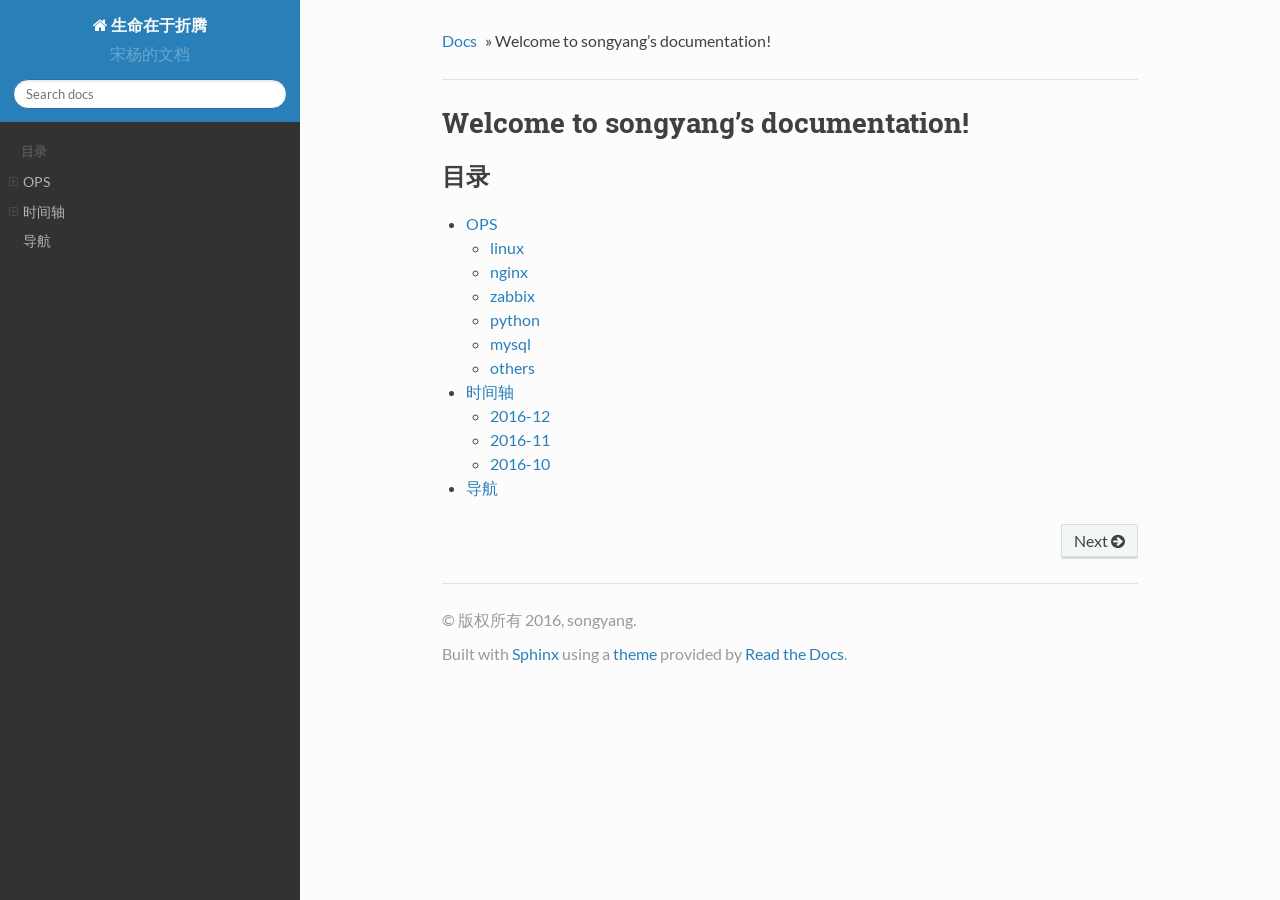
<file: mydoc/index.html>
<!DOCTYPE html>
<!--[if IE 8]><html class="no-js lt-ie9" lang="en" > <![endif]-->
<!--[if gt IE 8]><!--> <html class="no-js" lang="en" > <!--<![endif]-->
<head>
  <meta charset="utf-8">
  
  <meta name="viewport" content="width=device-width, initial-scale=1.0">
  
  <title>Welcome to songyang’s documentation! &mdash; 生命在于折腾 宋杨的文档 文档</title>
  

  
  

  

  
  
    

  

  
  
    <link rel="stylesheet" href="_static/css/theme.css" type="text/css" />
  

  

  
        <link rel="index" title="索引"
              href="genindex.html"/>
        <link rel="search" title="搜索" href="search.html"/>
    <link rel="top" title="生命在于折腾 宋杨的文档 文档" href="#"/>
        <link rel="next" title="OPS" href="ops/index.html"/> 

  
  <script src="_static/js/modernizr.min.js"></script>

</head>

<body class="wy-body-for-nav" role="document">

  <div class="wy-grid-for-nav">

    
    <nav data-toggle="wy-nav-shift" class="wy-nav-side">
      <div class="wy-side-scroll">
        <div class="wy-side-nav-search">
          

          
            <a href="#" class="icon icon-home"> 生命在于折腾
          

          
          </a>

          
            
            
              <div class="version">
                宋杨的文档
              </div>
            
          

          
<div role="search">
  <form id="rtd-search-form" class="wy-form" action="search.html" method="get">
    <input type="text" name="q" placeholder="Search docs" />
    <input type="hidden" name="check_keywords" value="yes" />
    <input type="hidden" name="area" value="default" />
  </form>
</div>

          
        </div>

        <div class="wy-menu wy-menu-vertical" data-spy="affix" role="navigation" aria-label="main navigation">
          
            
            
                <p class="caption"><span class="caption-text">目录</span></p>
<ul>
<li class="toctree-l1"><a class="reference internal" href="ops/index.html">OPS</a><ul>
<li class="toctree-l2"><a class="reference internal" href="ops/linux/index.html">linux</a><ul>
<li class="toctree-l3"><a class="reference internal" href="ops/linux/boot/index.html">linux boot</a><ul>
<li class="toctree-l4"><a class="reference internal" href="ops/linux/boot/index.html#post">post</a></li>
<li class="toctree-l4"><a class="reference internal" href="ops/linux/boot/index.html#bios">BIOS</a></li>
<li class="toctree-l4"><a class="reference internal" href="ops/linux/boot/index.html#mbr-bootloader">MBR(bootloader)</a></li>
</ul>
</li>
<li class="toctree-l3"><a class="reference internal" href="ops/linux/vim/index.html">VIM</a><ul>
<li class="toctree-l4"><a class="reference internal" href="ops/linux/vim/index.html#k">1 K</a></li>
<li class="toctree-l4"><a class="reference internal" href="ops/linux/vim/index.html#trouble-shooting">2 trouble shooting</a></li>
</ul>
</li>
<li class="toctree-l3"><a class="reference internal" href="ops/linux/grep_sed_awk/index.html">grep sed awk</a><ul>
<li class="toctree-l4"><a class="reference internal" href="ops/linux/grep_sed_awk/index.html#re">re</a></li>
<li class="toctree-l4"><a class="reference internal" href="ops/linux/grep_sed_awk/index.html#grep">grep</a></li>
<li class="toctree-l4"><a class="reference internal" href="ops/linux/grep_sed_awk/index.html#sed">sed</a></li>
<li class="toctree-l4"><a class="reference internal" href="ops/linux/grep_sed_awk/index.html#awk">awk</a></li>
</ul>
</li>
<li class="toctree-l3"><a class="reference internal" href="ops/linux/iptables/index.html">IPTABLES</a><ul>
<li class="toctree-l4"><a class="reference internal" href="ops/linux/iptables/index.html#id1">3</a></li>
<li class="toctree-l4"><a class="reference internal" href="ops/linux/iptables/index.html#id2">2</a></li>
<li class="toctree-l4"><a class="reference internal" href="ops/linux/iptables/index.html#id3">1</a></li>
</ul>
</li>
<li class="toctree-l3"><a class="reference internal" href="ops/linux/rsync/index.html">rsync</a><ul>
<li class="toctree-l4"><a class="reference internal" href="ops/linux/rsync/index.html#rsync-ssh">1 rsync ssh</a></li>
<li class="toctree-l4"><a class="reference internal" href="ops/linux/rsync/index.html#id2">2</a></li>
<li class="toctree-l4"><a class="reference internal" href="ops/linux/rsync/index.html#id3">1</a></li>
</ul>
</li>
</ul>
</li>
<li class="toctree-l2"><a class="reference internal" href="ops/nginx/index.html">nginx</a><ul>
<li class="toctree-l3"><a class="reference internal" href="ops/nginx/index.html#install">install</a></li>
<li class="toctree-l3"><a class="reference internal" href="ops/nginx/index.html#config">config</a></li>
<li class="toctree-l3"><a class="reference internal" href="ops/nginx/index.html#cache">cache</a></li>
<li class="toctree-l3"><a class="reference internal" href="ops/nginx/index.html#load-balance">load balance</a></li>
<li class="toctree-l3"><a class="reference internal" href="ops/nginx/index.html#proxy">proxy</a></li>
</ul>
</li>
<li class="toctree-l2"><a class="reference internal" href="ops/zabbix/index.html">zabbix</a><ul>
<li class="toctree-l3"><a class="reference internal" href="ops/zabbix/index.html#basic">basic</a></li>
<li class="toctree-l3"><a class="reference internal" href="ops/zabbix/index.html#id1">自动发现</a></li>
</ul>
</li>
<li class="toctree-l2"><a class="reference internal" href="ops/python/index.html">python</a><ul>
<li class="toctree-l3"><a class="reference internal" href="ops/python/index.html#ipython">ipython</a></li>
<li class="toctree-l3"><a class="reference internal" href="ops/python/index.html#git">git</a></li>
<li class="toctree-l3"><a class="reference internal" href="ops/python/index.html#list">list</a></li>
</ul>
</li>
<li class="toctree-l2"><a class="reference internal" href="ops/mysql/index.html">mysql</a><ul>
<li class="toctree-l3"><a class="reference internal" href="ops/mysql/index.html#install">install</a></li>
<li class="toctree-l3"><a class="reference internal" href="ops/mysql/index.html#master-slave">master/slave</a></li>
</ul>
</li>
<li class="toctree-l2"><a class="reference internal" href="ops/others.html">others</a><ul>
<li class="toctree-l3"><a class="reference internal" href="ops/sphinx/sphinx.html">starting sphinx</a><ul>
<li class="toctree-l4"><a class="reference internal" href="ops/sphinx/sphinx.html#id1">1. 标题</a></li>
<li class="toctree-l4"><a class="reference internal" href="ops/sphinx/sphinx.html#id2">2. 文本</a></li>
<li class="toctree-l4"><a class="reference internal" href="ops/sphinx/sphinx.html#id3">3. 列表</a></li>
<li class="toctree-l4"><a class="reference internal" href="ops/sphinx/sphinx.html#id4">4. 图片</a></li>
<li class="toctree-l4"><a class="reference internal" href="ops/sphinx/sphinx.html#id5">5. 警告</a></li>
<li class="toctree-l4"><a class="reference internal" href="ops/sphinx/sphinx.html#id6">6. 表格</a></li>
<li class="toctree-l4"><a class="reference internal" href="ops/sphinx/sphinx.html#id7">7. 超链接</a></li>
<li class="toctree-l4"><a class="reference internal" href="ops/sphinx/sphinx.html#id9">8. 词汇表</a></li>
<li class="toctree-l4"><a class="reference internal" href="ops/sphinx/sphinx.html#id10">9. 代码高亮</a></li>
</ul>
</li>
</ul>
</li>
</ul>
</li>
<li class="toctree-l1"><a class="reference internal" href="time_axis.html">时间轴</a><ul>
<li class="toctree-l2"><a class="reference internal" href="time_axis.html#id2">2016-12</a></li>
<li class="toctree-l2"><a class="reference internal" href="time_axis.html#id3">2016-11</a></li>
<li class="toctree-l2"><a class="reference internal" href="time_axis.html#id4">2016-10</a></li>
</ul>
</li>
<li class="toctree-l1"><a class="reference internal" href="links.html">导航</a></li>
</ul>

            
          
        </div>
      </div>
    </nav>

    <section data-toggle="wy-nav-shift" class="wy-nav-content-wrap">

      
      <nav class="wy-nav-top" role="navigation" aria-label="top navigation">
        <i data-toggle="wy-nav-top" class="fa fa-bars"></i>
        <a href="#">生命在于折腾</a>
      </nav>


      
      <div class="wy-nav-content">
        <div class="rst-content">
          

 



<div role="navigation" aria-label="breadcrumbs navigation">
  <ul class="wy-breadcrumbs">
    <li><a href="#">Docs</a> &raquo;</li>
      
    <li>Welcome to songyang&#8217;s documentation!</li>
      <li class="wy-breadcrumbs-aside">
        
          
        
      </li>
  </ul>
  <hr/>
</div>
          <div role="main" class="document" itemscope="itemscope" itemtype="http://schema.org/Article">
           <div itemprop="articleBody">
            
  <div class="section" id="welcome-to-songyang-s-documentation">
<h1>Welcome to songyang&#8217;s documentation!<a class="headerlink" href="#welcome-to-songyang-s-documentation" title="永久链接至标题">¶</a></h1>
<div class="toctree-wrapper compound" id="id1">
<p class="caption"><span class="caption-text">目录</span><a class="headerlink" href="#id1" title="永久链接至目录树">¶</a></p>
<ul>
<li class="toctree-l1"><a class="reference internal" href="ops/index.html">OPS</a><ul>
<li class="toctree-l2"><a class="reference internal" href="ops/linux/index.html">linux</a></li>
<li class="toctree-l2"><a class="reference internal" href="ops/nginx/index.html">nginx</a></li>
<li class="toctree-l2"><a class="reference internal" href="ops/zabbix/index.html">zabbix</a></li>
<li class="toctree-l2"><a class="reference internal" href="ops/python/index.html">python</a></li>
<li class="toctree-l2"><a class="reference internal" href="ops/mysql/index.html">mysql</a></li>
<li class="toctree-l2"><a class="reference internal" href="ops/others.html">others</a></li>
</ul>
</li>
<li class="toctree-l1"><a class="reference internal" href="time_axis.html">时间轴</a><ul>
<li class="toctree-l2"><a class="reference internal" href="time_axis.html#id2">2016-12</a></li>
<li class="toctree-l2"><a class="reference internal" href="time_axis.html#id3">2016-11</a></li>
<li class="toctree-l2"><a class="reference internal" href="time_axis.html#id4">2016-10</a></li>
</ul>
</li>
<li class="toctree-l1"><a class="reference internal" href="links.html">导航</a></li>
</ul>
</div>
</div>


           </div>
          </div>
          <footer>
  
    <div class="rst-footer-buttons" role="navigation" aria-label="footer navigation">
      
        <a href="ops/index.html" class="btn btn-neutral float-right" title="OPS" accesskey="n">Next <span class="fa fa-arrow-circle-right"></span></a>
      
      
    </div>
  

  <hr/>

  <div role="contentinfo">
    <p>
        &copy; 版权所有 2016, songyang.

    </p>
  </div>
  Built with <a href="http://sphinx-doc.org/">Sphinx</a> using a <a href="https://github.com/snide/sphinx_rtd_theme">theme</a> provided by <a href="https://readthedocs.org">Read the Docs</a>. 

</footer>

        </div>
      </div>

    </section>

  </div>
  


  

    <script type="text/javascript">
        var DOCUMENTATION_OPTIONS = {
            URL_ROOT:'./',
            VERSION:'宋杨的文档',
            COLLAPSE_INDEX:false,
            FILE_SUFFIX:'.html',
            HAS_SOURCE:  true
        };
    </script>
      <script type="text/javascript" src="_static/jquery.js"></script>
      <script type="text/javascript" src="_static/underscore.js"></script>
      <script type="text/javascript" src="_static/doctools.js"></script>
      <script type="text/javascript" src="_static/translations.js"></script>

  

  
  
    <script type="text/javascript" src="_static/js/theme.js"></script>
  

  
  
  <script type="text/javascript">
      jQuery(function () {
          SphinxRtdTheme.StickyNav.enable();
      });
  </script>
   

</body>
</html>
</file>
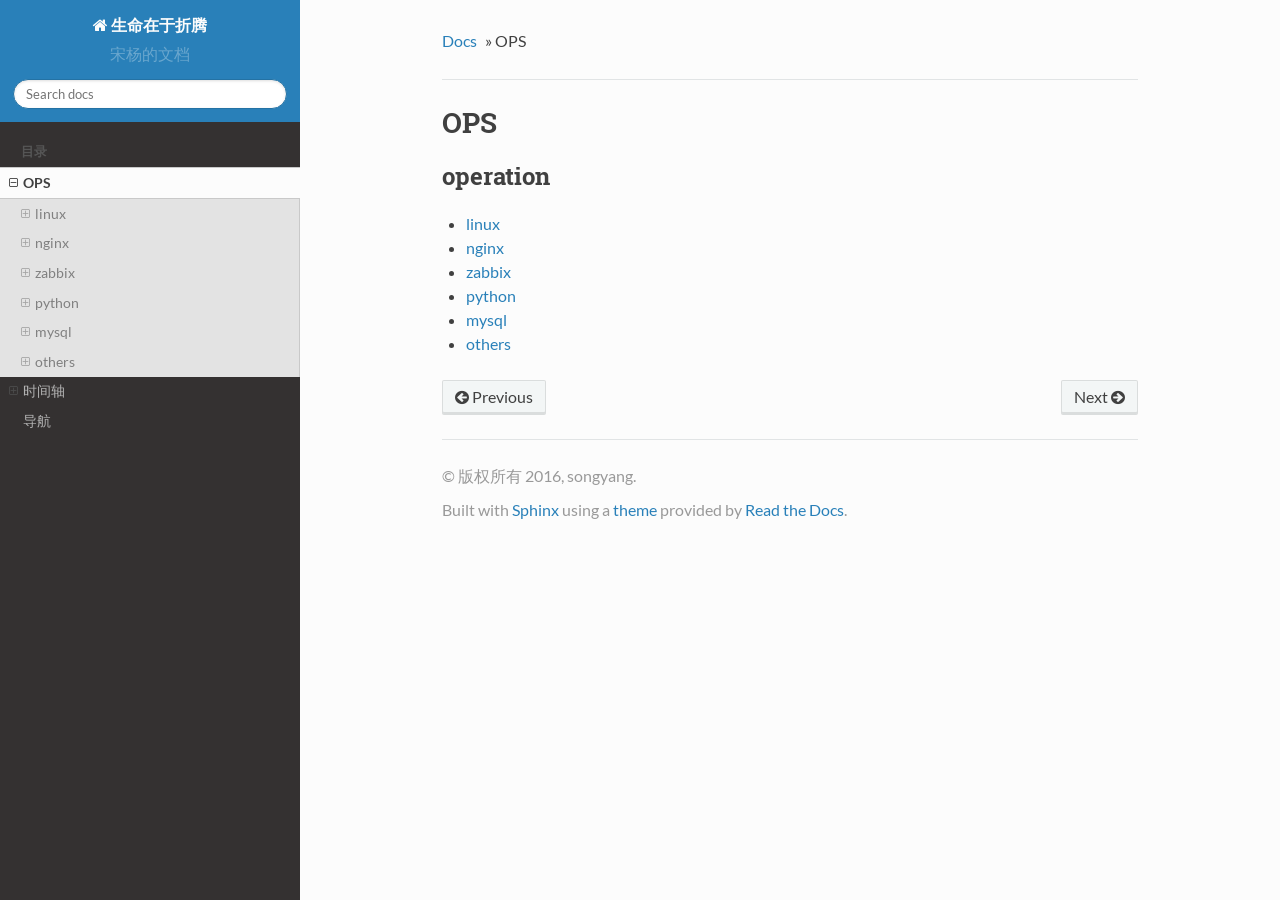
<file: mydoc/ops/index.html>
<!DOCTYPE html>
<!--[if IE 8]><html class="no-js lt-ie9" lang="en" > <![endif]-->
<!--[if gt IE 8]><!--> <html class="no-js" lang="en" > <!--<![endif]-->
<head>
  <meta charset="utf-8">
  
  <meta name="viewport" content="width=device-width, initial-scale=1.0">
  
  <title>OPS &mdash; 生命在于折腾 宋杨的文档 文档</title>
  

  
  

  

  
  
    

  

  
  
    <link rel="stylesheet" href="../_static/css/theme.css" type="text/css" />
  

  

  
        <link rel="index" title="索引"
              href="../genindex.html"/>
        <link rel="search" title="搜索" href="../search.html"/>
    <link rel="top" title="生命在于折腾 宋杨的文档 文档" href="../index.html"/>
        <link rel="next" title="linux" href="linux/index.html"/>
        <link rel="prev" title="Welcome to songyang’s documentation!" href="../index.html"/> 

  
  <script src="../_static/js/modernizr.min.js"></script>

</head>

<body class="wy-body-for-nav" role="document">

  <div class="wy-grid-for-nav">

    
    <nav data-toggle="wy-nav-shift" class="wy-nav-side">
      <div class="wy-side-scroll">
        <div class="wy-side-nav-search">
          

          
            <a href="../index.html" class="icon icon-home"> 生命在于折腾
          

          
          </a>

          
            
            
              <div class="version">
                宋杨的文档
              </div>
            
          

          
<div role="search">
  <form id="rtd-search-form" class="wy-form" action="../search.html" method="get">
    <input type="text" name="q" placeholder="Search docs" />
    <input type="hidden" name="check_keywords" value="yes" />
    <input type="hidden" name="area" value="default" />
  </form>
</div>

          
        </div>

        <div class="wy-menu wy-menu-vertical" data-spy="affix" role="navigation" aria-label="main navigation">
          
            
            
                <p class="caption"><span class="caption-text">目录</span></p>
<ul class="current">
<li class="toctree-l1 current"><a class="current reference internal" href="#">OPS</a><ul>
<li class="toctree-l2"><a class="reference internal" href="linux/index.html">linux</a><ul>
<li class="toctree-l3"><a class="reference internal" href="linux/boot/index.html">linux boot</a><ul>
<li class="toctree-l4"><a class="reference internal" href="linux/boot/index.html#post">post</a></li>
<li class="toctree-l4"><a class="reference internal" href="linux/boot/index.html#bios">BIOS</a></li>
<li class="toctree-l4"><a class="reference internal" href="linux/boot/index.html#mbr-bootloader">MBR(bootloader)</a></li>
</ul>
</li>
<li class="toctree-l3"><a class="reference internal" href="linux/vim/index.html">VIM</a><ul>
<li class="toctree-l4"><a class="reference internal" href="linux/vim/index.html#k">1 K</a></li>
<li class="toctree-l4"><a class="reference internal" href="linux/vim/index.html#trouble-shooting">2 trouble shooting</a></li>
</ul>
</li>
<li class="toctree-l3"><a class="reference internal" href="linux/grep_sed_awk/index.html">grep sed awk</a><ul>
<li class="toctree-l4"><a class="reference internal" href="linux/grep_sed_awk/index.html#re">re</a></li>
<li class="toctree-l4"><a class="reference internal" href="linux/grep_sed_awk/index.html#grep">grep</a></li>
<li class="toctree-l4"><a class="reference internal" href="linux/grep_sed_awk/index.html#sed">sed</a></li>
<li class="toctree-l4"><a class="reference internal" href="linux/grep_sed_awk/index.html#awk">awk</a></li>
</ul>
</li>
<li class="toctree-l3"><a class="reference internal" href="linux/iptables/index.html">IPTABLES</a><ul>
<li class="toctree-l4"><a class="reference internal" href="linux/iptables/index.html#id1">3</a></li>
<li class="toctree-l4"><a class="reference internal" href="linux/iptables/index.html#id2">2</a></li>
<li class="toctree-l4"><a class="reference internal" href="linux/iptables/index.html#id3">1</a></li>
</ul>
</li>
<li class="toctree-l3"><a class="reference internal" href="linux/rsync/index.html">rsync</a><ul>
<li class="toctree-l4"><a class="reference internal" href="linux/rsync/index.html#rsync-ssh">1 rsync ssh</a></li>
<li class="toctree-l4"><a class="reference internal" href="linux/rsync/index.html#id2">2</a></li>
<li class="toctree-l4"><a class="reference internal" href="linux/rsync/index.html#id3">1</a></li>
</ul>
</li>
</ul>
</li>
<li class="toctree-l2"><a class="reference internal" href="nginx/index.html">nginx</a><ul>
<li class="toctree-l3"><a class="reference internal" href="nginx/index.html#install">install</a></li>
<li class="toctree-l3"><a class="reference internal" href="nginx/index.html#config">config</a></li>
<li class="toctree-l3"><a class="reference internal" href="nginx/index.html#cache">cache</a></li>
<li class="toctree-l3"><a class="reference internal" href="nginx/index.html#load-balance">load balance</a></li>
<li class="toctree-l3"><a class="reference internal" href="nginx/index.html#proxy">proxy</a></li>
</ul>
</li>
<li class="toctree-l2"><a class="reference internal" href="zabbix/index.html">zabbix</a><ul>
<li class="toctree-l3"><a class="reference internal" href="zabbix/index.html#basic">basic</a></li>
<li class="toctree-l3"><a class="reference internal" href="zabbix/index.html#id1">自动发现</a></li>
</ul>
</li>
<li class="toctree-l2"><a class="reference internal" href="python/index.html">python</a><ul>
<li class="toctree-l3"><a class="reference internal" href="python/index.html#ipython">ipython</a></li>
<li class="toctree-l3"><a class="reference internal" href="python/index.html#git">git</a></li>
<li class="toctree-l3"><a class="reference internal" href="python/index.html#list">list</a></li>
</ul>
</li>
<li class="toctree-l2"><a class="reference internal" href="mysql/index.html">mysql</a><ul>
<li class="toctree-l3"><a class="reference internal" href="mysql/index.html#install">install</a></li>
<li class="toctree-l3"><a class="reference internal" href="mysql/index.html#master-slave">master/slave</a></li>
</ul>
</li>
<li class="toctree-l2"><a class="reference internal" href="others.html">others</a><ul>
<li class="toctree-l3"><a class="reference internal" href="sphinx/sphinx.html">starting sphinx</a><ul>
<li class="toctree-l4"><a class="reference internal" href="sphinx/sphinx.html#id1">1. 标题</a></li>
<li class="toctree-l4"><a class="reference internal" href="sphinx/sphinx.html#id2">2. 文本</a></li>
<li class="toctree-l4"><a class="reference internal" href="sphinx/sphinx.html#id3">3. 列表</a></li>
<li class="toctree-l4"><a class="reference internal" href="sphinx/sphinx.html#id4">4. 图片</a></li>
<li class="toctree-l4"><a class="reference internal" href="sphinx/sphinx.html#id5">5. 警告</a></li>
<li class="toctree-l4"><a class="reference internal" href="sphinx/sphinx.html#id6">6. 表格</a></li>
<li class="toctree-l4"><a class="reference internal" href="sphinx/sphinx.html#id7">7. 超链接</a></li>
<li class="toctree-l4"><a class="reference internal" href="sphinx/sphinx.html#id9">8. 词汇表</a></li>
<li class="toctree-l4"><a class="reference internal" href="sphinx/sphinx.html#id10">9. 代码高亮</a></li>
</ul>
</li>
</ul>
</li>
</ul>
</li>
<li class="toctree-l1"><a class="reference internal" href="../time_axis.html">时间轴</a><ul>
<li class="toctree-l2"><a class="reference internal" href="../time_axis.html#id2">2016-12</a></li>
<li class="toctree-l2"><a class="reference internal" href="../time_axis.html#id3">2016-11</a></li>
<li class="toctree-l2"><a class="reference internal" href="../time_axis.html#id4">2016-10</a></li>
</ul>
</li>
<li class="toctree-l1"><a class="reference internal" href="../links.html">导航</a></li>
</ul>

            
          
        </div>
      </div>
    </nav>

    <section data-toggle="wy-nav-shift" class="wy-nav-content-wrap">

      
      <nav class="wy-nav-top" role="navigation" aria-label="top navigation">
        <i data-toggle="wy-nav-top" class="fa fa-bars"></i>
        <a href="../index.html">生命在于折腾</a>
      </nav>


      
      <div class="wy-nav-content">
        <div class="rst-content">
          

 



<div role="navigation" aria-label="breadcrumbs navigation">
  <ul class="wy-breadcrumbs">
    <li><a href="../index.html">Docs</a> &raquo;</li>
      
    <li>OPS</li>
      <li class="wy-breadcrumbs-aside">
        
          
        
      </li>
  </ul>
  <hr/>
</div>
          <div role="main" class="document" itemscope="itemscope" itemtype="http://schema.org/Article">
           <div itemprop="articleBody">
            
  <div class="section" id="ops">
<h1>OPS<a class="headerlink" href="#ops" title="永久链接至标题">¶</a></h1>
<div class="toctree-wrapper compound" id="operation">
<p class="caption"><span class="caption-text">operation</span><a class="headerlink" href="#operation" title="永久链接至目录树">¶</a></p>
<ul>
<li class="toctree-l1"><a class="reference internal" href="linux/index.html">linux</a></li>
<li class="toctree-l1"><a class="reference internal" href="nginx/index.html">nginx</a></li>
<li class="toctree-l1"><a class="reference internal" href="zabbix/index.html">zabbix</a></li>
<li class="toctree-l1"><a class="reference internal" href="python/index.html">python</a></li>
<li class="toctree-l1"><a class="reference internal" href="mysql/index.html">mysql</a></li>
<li class="toctree-l1"><a class="reference internal" href="others.html">others</a></li>
</ul>
</div>
</div>


           </div>
          </div>
          <footer>
  
    <div class="rst-footer-buttons" role="navigation" aria-label="footer navigation">
      
        <a href="linux/index.html" class="btn btn-neutral float-right" title="linux" accesskey="n">Next <span class="fa fa-arrow-circle-right"></span></a>
      
      
        <a href="../index.html" class="btn btn-neutral" title="Welcome to songyang’s documentation!" accesskey="p"><span class="fa fa-arrow-circle-left"></span> Previous</a>
      
    </div>
  

  <hr/>

  <div role="contentinfo">
    <p>
        &copy; 版权所有 2016, songyang.

    </p>
  </div>
  Built with <a href="http://sphinx-doc.org/">Sphinx</a> using a <a href="https://github.com/snide/sphinx_rtd_theme">theme</a> provided by <a href="https://readthedocs.org">Read the Docs</a>. 

</footer>

        </div>
      </div>

    </section>

  </div>
  


  

    <script type="text/javascript">
        var DOCUMENTATION_OPTIONS = {
            URL_ROOT:'../',
            VERSION:'宋杨的文档',
            COLLAPSE_INDEX:false,
            FILE_SUFFIX:'.html',
            HAS_SOURCE:  true
        };
    </script>
      <script type="text/javascript" src="../_static/jquery.js"></script>
      <script type="text/javascript" src="../_static/underscore.js"></script>
      <script type="text/javascript" src="../_static/doctools.js"></script>
      <script type="text/javascript" src="../_static/translations.js"></script>

  

  
  
    <script type="text/javascript" src="../_static/js/theme.js"></script>
  

  
  
  <script type="text/javascript">
      jQuery(function () {
          SphinxRtdTheme.StickyNav.enable();
      });
  </script>
   

</body>
</html>
</file>
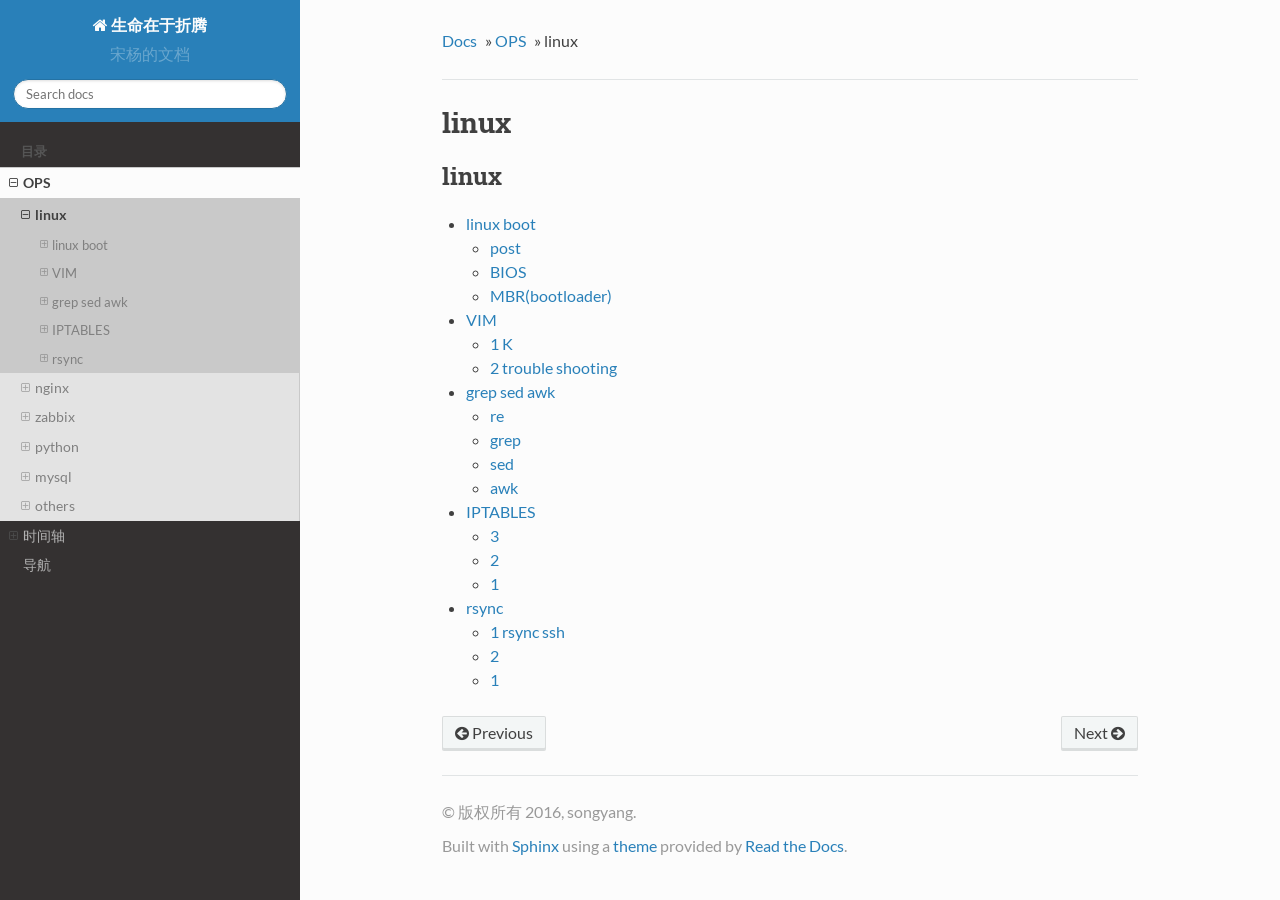
<file: mydoc/ops/linux/index.html>
<!DOCTYPE html>
<!--[if IE 8]><html class="no-js lt-ie9" lang="en" > <![endif]-->
<!--[if gt IE 8]><!--> <html class="no-js" lang="en" > <!--<![endif]-->
<head>
  <meta charset="utf-8">
  
  <meta name="viewport" content="width=device-width, initial-scale=1.0">
  
  <title>linux &mdash; 生命在于折腾 宋杨的文档 文档</title>
  

  
  

  

  
  
    

  

  
  
    <link rel="stylesheet" href="../../_static/css/theme.css" type="text/css" />
  

  

  
        <link rel="index" title="索引"
              href="../../genindex.html"/>
        <link rel="search" title="搜索" href="../../search.html"/>
    <link rel="top" title="生命在于折腾 宋杨的文档 文档" href="../../index.html"/>
        <link rel="up" title="OPS" href="../index.html"/>
        <link rel="next" title="linux boot" href="boot/index.html"/>
        <link rel="prev" title="OPS" href="../index.html"/> 

  
  <script src="../../_static/js/modernizr.min.js"></script>

</head>

<body class="wy-body-for-nav" role="document">

  <div class="wy-grid-for-nav">

    
    <nav data-toggle="wy-nav-shift" class="wy-nav-side">
      <div class="wy-side-scroll">
        <div class="wy-side-nav-search">
          

          
            <a href="../../index.html" class="icon icon-home"> 生命在于折腾
          

          
          </a>

          
            
            
              <div class="version">
                宋杨的文档
              </div>
            
          

          
<div role="search">
  <form id="rtd-search-form" class="wy-form" action="../../search.html" method="get">
    <input type="text" name="q" placeholder="Search docs" />
    <input type="hidden" name="check_keywords" value="yes" />
    <input type="hidden" name="area" value="default" />
  </form>
</div>

          
        </div>

        <div class="wy-menu wy-menu-vertical" data-spy="affix" role="navigation" aria-label="main navigation">
          
            
            
                <p class="caption"><span class="caption-text">目录</span></p>
<ul class="current">
<li class="toctree-l1 current"><a class="reference internal" href="../index.html">OPS</a><ul class="current">
<li class="toctree-l2 current"><a class="current reference internal" href="#">linux</a><ul>
<li class="toctree-l3"><a class="reference internal" href="boot/index.html">linux boot</a><ul>
<li class="toctree-l4"><a class="reference internal" href="boot/index.html#post">post</a></li>
<li class="toctree-l4"><a class="reference internal" href="boot/index.html#bios">BIOS</a></li>
<li class="toctree-l4"><a class="reference internal" href="boot/index.html#mbr-bootloader">MBR(bootloader)</a></li>
</ul>
</li>
<li class="toctree-l3"><a class="reference internal" href="vim/index.html">VIM</a><ul>
<li class="toctree-l4"><a class="reference internal" href="vim/index.html#k">1 K</a></li>
<li class="toctree-l4"><a class="reference internal" href="vim/index.html#trouble-shooting">2 trouble shooting</a></li>
</ul>
</li>
<li class="toctree-l3"><a class="reference internal" href="grep_sed_awk/index.html">grep sed awk</a><ul>
<li class="toctree-l4"><a class="reference internal" href="grep_sed_awk/index.html#re">re</a></li>
<li class="toctree-l4"><a class="reference internal" href="grep_sed_awk/index.html#grep">grep</a></li>
<li class="toctree-l4"><a class="reference internal" href="grep_sed_awk/index.html#sed">sed</a></li>
<li class="toctree-l4"><a class="reference internal" href="grep_sed_awk/index.html#awk">awk</a></li>
</ul>
</li>
<li class="toctree-l3"><a class="reference internal" href="iptables/index.html">IPTABLES</a><ul>
<li class="toctree-l4"><a class="reference internal" href="iptables/index.html#id1">3</a></li>
<li class="toctree-l4"><a class="reference internal" href="iptables/index.html#id2">2</a></li>
<li class="toctree-l4"><a class="reference internal" href="iptables/index.html#id3">1</a></li>
</ul>
</li>
<li class="toctree-l3"><a class="reference internal" href="rsync/index.html">rsync</a><ul>
<li class="toctree-l4"><a class="reference internal" href="rsync/index.html#rsync-ssh">1 rsync ssh</a></li>
<li class="toctree-l4"><a class="reference internal" href="rsync/index.html#id2">2</a></li>
<li class="toctree-l4"><a class="reference internal" href="rsync/index.html#id3">1</a></li>
</ul>
</li>
</ul>
</li>
<li class="toctree-l2"><a class="reference internal" href="../nginx/index.html">nginx</a><ul>
<li class="toctree-l3"><a class="reference internal" href="../nginx/index.html#install">install</a></li>
<li class="toctree-l3"><a class="reference internal" href="../nginx/index.html#config">config</a></li>
<li class="toctree-l3"><a class="reference internal" href="../nginx/index.html#cache">cache</a></li>
<li class="toctree-l3"><a class="reference internal" href="../nginx/index.html#load-balance">load balance</a></li>
<li class="toctree-l3"><a class="reference internal" href="../nginx/index.html#proxy">proxy</a></li>
</ul>
</li>
<li class="toctree-l2"><a class="reference internal" href="../zabbix/index.html">zabbix</a><ul>
<li class="toctree-l3"><a class="reference internal" href="../zabbix/index.html#basic">basic</a></li>
<li class="toctree-l3"><a class="reference internal" href="../zabbix/index.html#id1">自动发现</a></li>
</ul>
</li>
<li class="toctree-l2"><a class="reference internal" href="../python/index.html">python</a><ul>
<li class="toctree-l3"><a class="reference internal" href="../python/index.html#ipython">ipython</a></li>
<li class="toctree-l3"><a class="reference internal" href="../python/index.html#git">git</a></li>
<li class="toctree-l3"><a class="reference internal" href="../python/index.html#list">list</a></li>
</ul>
</li>
<li class="toctree-l2"><a class="reference internal" href="../mysql/index.html">mysql</a><ul>
<li class="toctree-l3"><a class="reference internal" href="../mysql/index.html#install">install</a></li>
<li class="toctree-l3"><a class="reference internal" href="../mysql/index.html#master-slave">master/slave</a></li>
</ul>
</li>
<li class="toctree-l2"><a class="reference internal" href="../others.html">others</a><ul>
<li class="toctree-l3"><a class="reference internal" href="../sphinx/sphinx.html">starting sphinx</a><ul>
<li class="toctree-l4"><a class="reference internal" href="../sphinx/sphinx.html#id1">1. 标题</a></li>
<li class="toctree-l4"><a class="reference internal" href="../sphinx/sphinx.html#id2">2. 文本</a></li>
<li class="toctree-l4"><a class="reference internal" href="../sphinx/sphinx.html#id3">3. 列表</a></li>
<li class="toctree-l4"><a class="reference internal" href="../sphinx/sphinx.html#id4">4. 图片</a></li>
<li class="toctree-l4"><a class="reference internal" href="../sphinx/sphinx.html#id5">5. 警告</a></li>
<li class="toctree-l4"><a class="reference internal" href="../sphinx/sphinx.html#id6">6. 表格</a></li>
<li class="toctree-l4"><a class="reference internal" href="../sphinx/sphinx.html#id7">7. 超链接</a></li>
<li class="toctree-l4"><a class="reference internal" href="../sphinx/sphinx.html#id9">8. 词汇表</a></li>
<li class="toctree-l4"><a class="reference internal" href="../sphinx/sphinx.html#id10">9. 代码高亮</a></li>
</ul>
</li>
</ul>
</li>
</ul>
</li>
<li class="toctree-l1"><a class="reference internal" href="../../time_axis.html">时间轴</a><ul>
<li class="toctree-l2"><a class="reference internal" href="../../time_axis.html#id2">2016-12</a></li>
<li class="toctree-l2"><a class="reference internal" href="../../time_axis.html#id3">2016-11</a></li>
<li class="toctree-l2"><a class="reference internal" href="../../time_axis.html#id4">2016-10</a></li>
</ul>
</li>
<li class="toctree-l1"><a class="reference internal" href="../../links.html">导航</a></li>
</ul>

            
          
        </div>
      </div>
    </nav>

    <section data-toggle="wy-nav-shift" class="wy-nav-content-wrap">

      
      <nav class="wy-nav-top" role="navigation" aria-label="top navigation">
        <i data-toggle="wy-nav-top" class="fa fa-bars"></i>
        <a href="../../index.html">生命在于折腾</a>
      </nav>


      
      <div class="wy-nav-content">
        <div class="rst-content">
          

 



<div role="navigation" aria-label="breadcrumbs navigation">
  <ul class="wy-breadcrumbs">
    <li><a href="../../index.html">Docs</a> &raquo;</li>
      
          <li><a href="../index.html">OPS</a> &raquo;</li>
      
    <li>linux</li>
      <li class="wy-breadcrumbs-aside">
        
          
        
      </li>
  </ul>
  <hr/>
</div>
          <div role="main" class="document" itemscope="itemscope" itemtype="http://schema.org/Article">
           <div itemprop="articleBody">
            
  <div class="section" id="linux">
<h1>linux<a class="headerlink" href="#linux" title="永久链接至标题">¶</a></h1>
<div class="toctree-wrapper compound" id="id1">
<p class="caption"><span class="caption-text">linux</span><a class="headerlink" href="#id1" title="永久链接至目录树">¶</a></p>
<ul>
<li class="toctree-l1"><a class="reference internal" href="boot/index.html">linux boot</a><ul>
<li class="toctree-l2"><a class="reference internal" href="boot/index.html#post">post</a></li>
<li class="toctree-l2"><a class="reference internal" href="boot/index.html#bios">BIOS</a></li>
<li class="toctree-l2"><a class="reference internal" href="boot/index.html#mbr-bootloader">MBR(bootloader)</a></li>
</ul>
</li>
<li class="toctree-l1"><a class="reference internal" href="vim/index.html">VIM</a><ul>
<li class="toctree-l2"><a class="reference internal" href="vim/index.html#k">1 K</a></li>
<li class="toctree-l2"><a class="reference internal" href="vim/index.html#trouble-shooting">2 trouble shooting</a></li>
</ul>
</li>
<li class="toctree-l1"><a class="reference internal" href="grep_sed_awk/index.html">grep sed awk</a><ul>
<li class="toctree-l2"><a class="reference internal" href="grep_sed_awk/index.html#re">re</a></li>
<li class="toctree-l2"><a class="reference internal" href="grep_sed_awk/index.html#grep">grep</a></li>
<li class="toctree-l2"><a class="reference internal" href="grep_sed_awk/index.html#sed">sed</a></li>
<li class="toctree-l2"><a class="reference internal" href="grep_sed_awk/index.html#awk">awk</a></li>
</ul>
</li>
<li class="toctree-l1"><a class="reference internal" href="iptables/index.html">IPTABLES</a><ul>
<li class="toctree-l2"><a class="reference internal" href="iptables/index.html#id1">3</a></li>
<li class="toctree-l2"><a class="reference internal" href="iptables/index.html#id2">2</a></li>
<li class="toctree-l2"><a class="reference internal" href="iptables/index.html#id3">1</a></li>
</ul>
</li>
<li class="toctree-l1"><a class="reference internal" href="rsync/index.html">rsync</a><ul>
<li class="toctree-l2"><a class="reference internal" href="rsync/index.html#rsync-ssh">1 rsync ssh</a></li>
<li class="toctree-l2"><a class="reference internal" href="rsync/index.html#id2">2</a></li>
<li class="toctree-l2"><a class="reference internal" href="rsync/index.html#id3">1</a></li>
</ul>
</li>
</ul>
</div>
</div>


           </div>
          </div>
          <footer>
  
    <div class="rst-footer-buttons" role="navigation" aria-label="footer navigation">
      
        <a href="boot/index.html" class="btn btn-neutral float-right" title="linux boot" accesskey="n">Next <span class="fa fa-arrow-circle-right"></span></a>
      
      
        <a href="../index.html" class="btn btn-neutral" title="OPS" accesskey="p"><span class="fa fa-arrow-circle-left"></span> Previous</a>
      
    </div>
  

  <hr/>

  <div role="contentinfo">
    <p>
        &copy; 版权所有 2016, songyang.

    </p>
  </div>
  Built with <a href="http://sphinx-doc.org/">Sphinx</a> using a <a href="https://github.com/snide/sphinx_rtd_theme">theme</a> provided by <a href="https://readthedocs.org">Read the Docs</a>. 

</footer>

        </div>
      </div>

    </section>

  </div>
  


  

    <script type="text/javascript">
        var DOCUMENTATION_OPTIONS = {
            URL_ROOT:'../../',
            VERSION:'宋杨的文档',
            COLLAPSE_INDEX:false,
            FILE_SUFFIX:'.html',
            HAS_SOURCE:  true
        };
    </script>
      <script type="text/javascript" src="../../_static/jquery.js"></script>
      <script type="text/javascript" src="../../_static/underscore.js"></script>
      <script type="text/javascript" src="../../_static/doctools.js"></script>
      <script type="text/javascript" src="../../_static/translations.js"></script>

  

  
  
    <script type="text/javascript" src="../../_static/js/theme.js"></script>
  

  
  
  <script type="text/javascript">
      jQuery(function () {
          SphinxRtdTheme.StickyNav.enable();
      });
  </script>
   

</body>
</html>
</file>
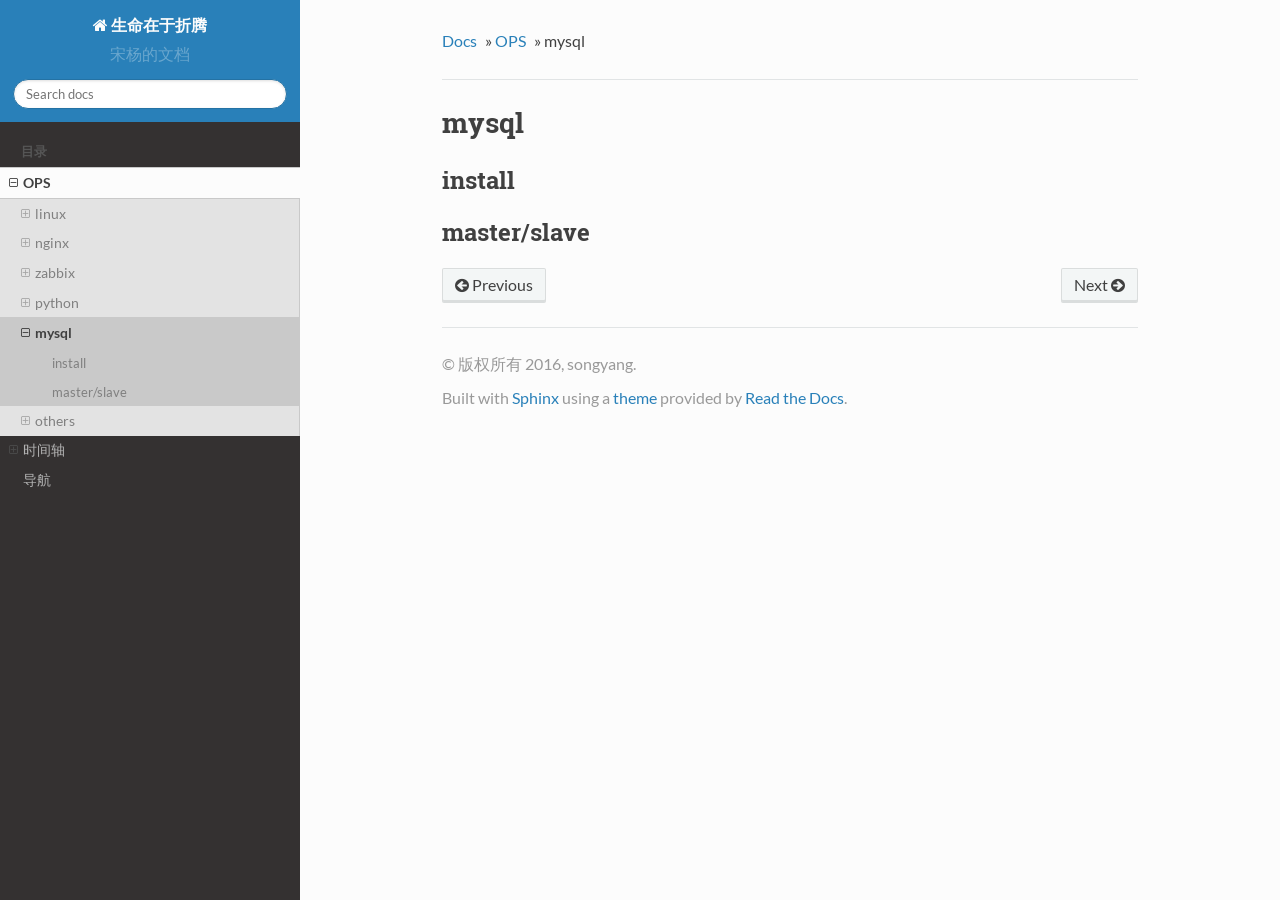
<file: mydoc/ops/mysql/index.html>
<!DOCTYPE html>
<!--[if IE 8]><html class="no-js lt-ie9" lang="en" > <![endif]-->
<!--[if gt IE 8]><!--> <html class="no-js" lang="en" > <!--<![endif]-->
<head>
  <meta charset="utf-8">
  
  <meta name="viewport" content="width=device-width, initial-scale=1.0">
  
  <title>mysql &mdash; 生命在于折腾 宋杨的文档 文档</title>
  

  
  

  

  
  
    

  

  
  
    <link rel="stylesheet" href="../../_static/css/theme.css" type="text/css" />
  

  

  
        <link rel="index" title="索引"
              href="../../genindex.html"/>
        <link rel="search" title="搜索" href="../../search.html"/>
    <link rel="top" title="生命在于折腾 宋杨的文档 文档" href="../../index.html"/>
        <link rel="up" title="OPS" href="../index.html"/>
        <link rel="next" title="others" href="../others.html"/>
        <link rel="prev" title="python" href="../python/index.html"/> 

  
  <script src="../../_static/js/modernizr.min.js"></script>

</head>

<body class="wy-body-for-nav" role="document">

  <div class="wy-grid-for-nav">

    
    <nav data-toggle="wy-nav-shift" class="wy-nav-side">
      <div class="wy-side-scroll">
        <div class="wy-side-nav-search">
          

          
            <a href="../../index.html" class="icon icon-home"> 生命在于折腾
          

          
          </a>

          
            
            
              <div class="version">
                宋杨的文档
              </div>
            
          

          
<div role="search">
  <form id="rtd-search-form" class="wy-form" action="../../search.html" method="get">
    <input type="text" name="q" placeholder="Search docs" />
    <input type="hidden" name="check_keywords" value="yes" />
    <input type="hidden" name="area" value="default" />
  </form>
</div>

          
        </div>

        <div class="wy-menu wy-menu-vertical" data-spy="affix" role="navigation" aria-label="main navigation">
          
            
            
                <p class="caption"><span class="caption-text">目录</span></p>
<ul class="current">
<li class="toctree-l1 current"><a class="reference internal" href="../index.html">OPS</a><ul class="current">
<li class="toctree-l2"><a class="reference internal" href="../linux/index.html">linux</a><ul>
<li class="toctree-l3"><a class="reference internal" href="../linux/boot/index.html">linux boot</a><ul>
<li class="toctree-l4"><a class="reference internal" href="../linux/boot/index.html#post">post</a></li>
<li class="toctree-l4"><a class="reference internal" href="../linux/boot/index.html#bios">BIOS</a></li>
<li class="toctree-l4"><a class="reference internal" href="../linux/boot/index.html#mbr-bootloader">MBR(bootloader)</a></li>
</ul>
</li>
<li class="toctree-l3"><a class="reference internal" href="../linux/vim/index.html">VIM</a><ul>
<li class="toctree-l4"><a class="reference internal" href="../linux/vim/index.html#k">1 K</a></li>
<li class="toctree-l4"><a class="reference internal" href="../linux/vim/index.html#trouble-shooting">2 trouble shooting</a></li>
</ul>
</li>
<li class="toctree-l3"><a class="reference internal" href="../linux/grep_sed_awk/index.html">grep sed awk</a><ul>
<li class="toctree-l4"><a class="reference internal" href="../linux/grep_sed_awk/index.html#re">re</a></li>
<li class="toctree-l4"><a class="reference internal" href="../linux/grep_sed_awk/index.html#grep">grep</a></li>
<li class="toctree-l4"><a class="reference internal" href="../linux/grep_sed_awk/index.html#sed">sed</a></li>
<li class="toctree-l4"><a class="reference internal" href="../linux/grep_sed_awk/index.html#awk">awk</a></li>
</ul>
</li>
<li class="toctree-l3"><a class="reference internal" href="../linux/iptables/index.html">IPTABLES</a><ul>
<li class="toctree-l4"><a class="reference internal" href="../linux/iptables/index.html#id1">3</a></li>
<li class="toctree-l4"><a class="reference internal" href="../linux/iptables/index.html#id2">2</a></li>
<li class="toctree-l4"><a class="reference internal" href="../linux/iptables/index.html#id3">1</a></li>
</ul>
</li>
<li class="toctree-l3"><a class="reference internal" href="../linux/rsync/index.html">rsync</a><ul>
<li class="toctree-l4"><a class="reference internal" href="../linux/rsync/index.html#rsync-ssh">1 rsync ssh</a></li>
<li class="toctree-l4"><a class="reference internal" href="../linux/rsync/index.html#id2">2</a></li>
<li class="toctree-l4"><a class="reference internal" href="../linux/rsync/index.html#id3">1</a></li>
</ul>
</li>
</ul>
</li>
<li class="toctree-l2"><a class="reference internal" href="../nginx/index.html">nginx</a><ul>
<li class="toctree-l3"><a class="reference internal" href="../nginx/index.html#install">install</a></li>
<li class="toctree-l3"><a class="reference internal" href="../nginx/index.html#config">config</a></li>
<li class="toctree-l3"><a class="reference internal" href="../nginx/index.html#cache">cache</a></li>
<li class="toctree-l3"><a class="reference internal" href="../nginx/index.html#load-balance">load balance</a></li>
<li class="toctree-l3"><a class="reference internal" href="../nginx/index.html#proxy">proxy</a></li>
</ul>
</li>
<li class="toctree-l2"><a class="reference internal" href="../zabbix/index.html">zabbix</a><ul>
<li class="toctree-l3"><a class="reference internal" href="../zabbix/index.html#basic">basic</a></li>
<li class="toctree-l3"><a class="reference internal" href="../zabbix/index.html#id1">自动发现</a></li>
</ul>
</li>
<li class="toctree-l2"><a class="reference internal" href="../python/index.html">python</a><ul>
<li class="toctree-l3"><a class="reference internal" href="../python/index.html#ipython">ipython</a></li>
<li class="toctree-l3"><a class="reference internal" href="../python/index.html#git">git</a></li>
<li class="toctree-l3"><a class="reference internal" href="../python/index.html#list">list</a></li>
</ul>
</li>
<li class="toctree-l2 current"><a class="current reference internal" href="#">mysql</a><ul>
<li class="toctree-l3"><a class="reference internal" href="#install">install</a></li>
<li class="toctree-l3"><a class="reference internal" href="#master-slave">master/slave</a></li>
</ul>
</li>
<li class="toctree-l2"><a class="reference internal" href="../others.html">others</a><ul>
<li class="toctree-l3"><a class="reference internal" href="../sphinx/sphinx.html">starting sphinx</a><ul>
<li class="toctree-l4"><a class="reference internal" href="../sphinx/sphinx.html#id1">1. 标题</a></li>
<li class="toctree-l4"><a class="reference internal" href="../sphinx/sphinx.html#id2">2. 文本</a></li>
<li class="toctree-l4"><a class="reference internal" href="../sphinx/sphinx.html#id3">3. 列表</a></li>
<li class="toctree-l4"><a class="reference internal" href="../sphinx/sphinx.html#id4">4. 图片</a></li>
<li class="toctree-l4"><a class="reference internal" href="../sphinx/sphinx.html#id5">5. 警告</a></li>
<li class="toctree-l4"><a class="reference internal" href="../sphinx/sphinx.html#id6">6. 表格</a></li>
<li class="toctree-l4"><a class="reference internal" href="../sphinx/sphinx.html#id7">7. 超链接</a></li>
<li class="toctree-l4"><a class="reference internal" href="../sphinx/sphinx.html#id9">8. 词汇表</a></li>
<li class="toctree-l4"><a class="reference internal" href="../sphinx/sphinx.html#id10">9. 代码高亮</a></li>
</ul>
</li>
</ul>
</li>
</ul>
</li>
<li class="toctree-l1"><a class="reference internal" href="../../time_axis.html">时间轴</a><ul>
<li class="toctree-l2"><a class="reference internal" href="../../time_axis.html#id2">2016-12</a></li>
<li class="toctree-l2"><a class="reference internal" href="../../time_axis.html#id3">2016-11</a></li>
<li class="toctree-l2"><a class="reference internal" href="../../time_axis.html#id4">2016-10</a></li>
</ul>
</li>
<li class="toctree-l1"><a class="reference internal" href="../../links.html">导航</a></li>
</ul>

            
          
        </div>
      </div>
    </nav>

    <section data-toggle="wy-nav-shift" class="wy-nav-content-wrap">

      
      <nav class="wy-nav-top" role="navigation" aria-label="top navigation">
        <i data-toggle="wy-nav-top" class="fa fa-bars"></i>
        <a href="../../index.html">生命在于折腾</a>
      </nav>


      
      <div class="wy-nav-content">
        <div class="rst-content">
          

 



<div role="navigation" aria-label="breadcrumbs navigation">
  <ul class="wy-breadcrumbs">
    <li><a href="../../index.html">Docs</a> &raquo;</li>
      
          <li><a href="../index.html">OPS</a> &raquo;</li>
      
    <li>mysql</li>
      <li class="wy-breadcrumbs-aside">
        
          
        
      </li>
  </ul>
  <hr/>
</div>
          <div role="main" class="document" itemscope="itemscope" itemtype="http://schema.org/Article">
           <div itemprop="articleBody">
            
  <div class="section" id="mysql">
<h1>mysql<a class="headerlink" href="#mysql" title="永久链接至标题">¶</a></h1>
<div class="section" id="install">
<h2>install<a class="headerlink" href="#install" title="永久链接至标题">¶</a></h2>
</div>
<div class="section" id="master-slave">
<h2>master/slave<a class="headerlink" href="#master-slave" title="永久链接至标题">¶</a></h2>
</div>
</div>


           </div>
          </div>
          <footer>
  
    <div class="rst-footer-buttons" role="navigation" aria-label="footer navigation">
      
        <a href="../others.html" class="btn btn-neutral float-right" title="others" accesskey="n">Next <span class="fa fa-arrow-circle-right"></span></a>
      
      
        <a href="../python/index.html" class="btn btn-neutral" title="python" accesskey="p"><span class="fa fa-arrow-circle-left"></span> Previous</a>
      
    </div>
  

  <hr/>

  <div role="contentinfo">
    <p>
        &copy; 版权所有 2016, songyang.

    </p>
  </div>
  Built with <a href="http://sphinx-doc.org/">Sphinx</a> using a <a href="https://github.com/snide/sphinx_rtd_theme">theme</a> provided by <a href="https://readthedocs.org">Read the Docs</a>. 

</footer>

        </div>
      </div>

    </section>

  </div>
  


  

    <script type="text/javascript">
        var DOCUMENTATION_OPTIONS = {
            URL_ROOT:'../../',
            VERSION:'宋杨的文档',
            COLLAPSE_INDEX:false,
            FILE_SUFFIX:'.html',
            HAS_SOURCE:  true
        };
    </script>
      <script type="text/javascript" src="../../_static/jquery.js"></script>
      <script type="text/javascript" src="../../_static/underscore.js"></script>
      <script type="text/javascript" src="../../_static/doctools.js"></script>
      <script type="text/javascript" src="../../_static/translations.js"></script>

  

  
  
    <script type="text/javascript" src="../../_static/js/theme.js"></script>
  

  
  
  <script type="text/javascript">
      jQuery(function () {
          SphinxRtdTheme.StickyNav.enable();
      });
  </script>
   

</body>
</html>
</file>
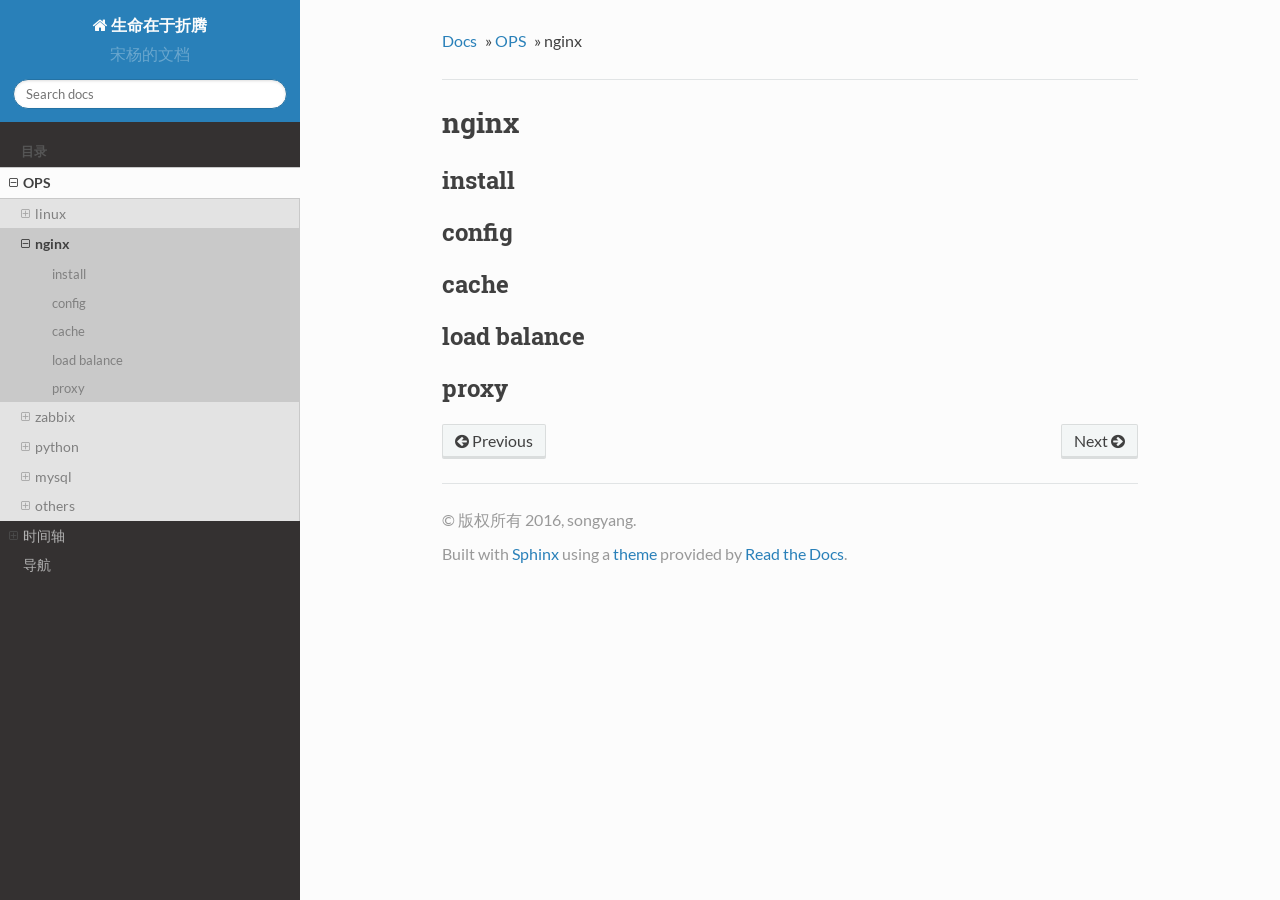
<file: mydoc/ops/nginx/index.html>
<!DOCTYPE html>
<!--[if IE 8]><html class="no-js lt-ie9" lang="en" > <![endif]-->
<!--[if gt IE 8]><!--> <html class="no-js" lang="en" > <!--<![endif]-->
<head>
  <meta charset="utf-8">
  
  <meta name="viewport" content="width=device-width, initial-scale=1.0">
  
  <title>nginx &mdash; 生命在于折腾 宋杨的文档 文档</title>
  

  
  

  

  
  
    

  

  
  
    <link rel="stylesheet" href="../../_static/css/theme.css" type="text/css" />
  

  

  
        <link rel="index" title="索引"
              href="../../genindex.html"/>
        <link rel="search" title="搜索" href="../../search.html"/>
    <link rel="top" title="生命在于折腾 宋杨的文档 文档" href="../../index.html"/>
        <link rel="up" title="OPS" href="../index.html"/>
        <link rel="next" title="zabbix" href="../zabbix/index.html"/>
        <link rel="prev" title="rsync" href="../linux/rsync/index.html"/> 

  
  <script src="../../_static/js/modernizr.min.js"></script>

</head>

<body class="wy-body-for-nav" role="document">

  <div class="wy-grid-for-nav">

    
    <nav data-toggle="wy-nav-shift" class="wy-nav-side">
      <div class="wy-side-scroll">
        <div class="wy-side-nav-search">
          

          
            <a href="../../index.html" class="icon icon-home"> 生命在于折腾
          

          
          </a>

          
            
            
              <div class="version">
                宋杨的文档
              </div>
            
          

          
<div role="search">
  <form id="rtd-search-form" class="wy-form" action="../../search.html" method="get">
    <input type="text" name="q" placeholder="Search docs" />
    <input type="hidden" name="check_keywords" value="yes" />
    <input type="hidden" name="area" value="default" />
  </form>
</div>

          
        </div>

        <div class="wy-menu wy-menu-vertical" data-spy="affix" role="navigation" aria-label="main navigation">
          
            
            
                <p class="caption"><span class="caption-text">目录</span></p>
<ul class="current">
<li class="toctree-l1 current"><a class="reference internal" href="../index.html">OPS</a><ul class="current">
<li class="toctree-l2"><a class="reference internal" href="../linux/index.html">linux</a><ul>
<li class="toctree-l3"><a class="reference internal" href="../linux/boot/index.html">linux boot</a><ul>
<li class="toctree-l4"><a class="reference internal" href="../linux/boot/index.html#post">post</a></li>
<li class="toctree-l4"><a class="reference internal" href="../linux/boot/index.html#bios">BIOS</a></li>
<li class="toctree-l4"><a class="reference internal" href="../linux/boot/index.html#mbr-bootloader">MBR(bootloader)</a></li>
</ul>
</li>
<li class="toctree-l3"><a class="reference internal" href="../linux/vim/index.html">VIM</a><ul>
<li class="toctree-l4"><a class="reference internal" href="../linux/vim/index.html#k">1 K</a></li>
<li class="toctree-l4"><a class="reference internal" href="../linux/vim/index.html#trouble-shooting">2 trouble shooting</a></li>
</ul>
</li>
<li class="toctree-l3"><a class="reference internal" href="../linux/grep_sed_awk/index.html">grep sed awk</a><ul>
<li class="toctree-l4"><a class="reference internal" href="../linux/grep_sed_awk/index.html#re">re</a></li>
<li class="toctree-l4"><a class="reference internal" href="../linux/grep_sed_awk/index.html#grep">grep</a></li>
<li class="toctree-l4"><a class="reference internal" href="../linux/grep_sed_awk/index.html#sed">sed</a></li>
<li class="toctree-l4"><a class="reference internal" href="../linux/grep_sed_awk/index.html#awk">awk</a></li>
</ul>
</li>
<li class="toctree-l3"><a class="reference internal" href="../linux/iptables/index.html">IPTABLES</a><ul>
<li class="toctree-l4"><a class="reference internal" href="../linux/iptables/index.html#id1">3</a></li>
<li class="toctree-l4"><a class="reference internal" href="../linux/iptables/index.html#id2">2</a></li>
<li class="toctree-l4"><a class="reference internal" href="../linux/iptables/index.html#id3">1</a></li>
</ul>
</li>
<li class="toctree-l3"><a class="reference internal" href="../linux/rsync/index.html">rsync</a><ul>
<li class="toctree-l4"><a class="reference internal" href="../linux/rsync/index.html#rsync-ssh">1 rsync ssh</a></li>
<li class="toctree-l4"><a class="reference internal" href="../linux/rsync/index.html#id2">2</a></li>
<li class="toctree-l4"><a class="reference internal" href="../linux/rsync/index.html#id3">1</a></li>
</ul>
</li>
</ul>
</li>
<li class="toctree-l2 current"><a class="current reference internal" href="#">nginx</a><ul>
<li class="toctree-l3"><a class="reference internal" href="#install">install</a></li>
<li class="toctree-l3"><a class="reference internal" href="#config">config</a></li>
<li class="toctree-l3"><a class="reference internal" href="#cache">cache</a></li>
<li class="toctree-l3"><a class="reference internal" href="#load-balance">load balance</a></li>
<li class="toctree-l3"><a class="reference internal" href="#proxy">proxy</a></li>
</ul>
</li>
<li class="toctree-l2"><a class="reference internal" href="../zabbix/index.html">zabbix</a><ul>
<li class="toctree-l3"><a class="reference internal" href="../zabbix/index.html#basic">basic</a></li>
<li class="toctree-l3"><a class="reference internal" href="../zabbix/index.html#id1">自动发现</a></li>
</ul>
</li>
<li class="toctree-l2"><a class="reference internal" href="../python/index.html">python</a><ul>
<li class="toctree-l3"><a class="reference internal" href="../python/index.html#ipython">ipython</a></li>
<li class="toctree-l3"><a class="reference internal" href="../python/index.html#git">git</a></li>
<li class="toctree-l3"><a class="reference internal" href="../python/index.html#list">list</a></li>
</ul>
</li>
<li class="toctree-l2"><a class="reference internal" href="../mysql/index.html">mysql</a><ul>
<li class="toctree-l3"><a class="reference internal" href="../mysql/index.html#install">install</a></li>
<li class="toctree-l3"><a class="reference internal" href="../mysql/index.html#master-slave">master/slave</a></li>
</ul>
</li>
<li class="toctree-l2"><a class="reference internal" href="../others.html">others</a><ul>
<li class="toctree-l3"><a class="reference internal" href="../sphinx/sphinx.html">starting sphinx</a><ul>
<li class="toctree-l4"><a class="reference internal" href="../sphinx/sphinx.html#id1">1. 标题</a></li>
<li class="toctree-l4"><a class="reference internal" href="../sphinx/sphinx.html#id2">2. 文本</a></li>
<li class="toctree-l4"><a class="reference internal" href="../sphinx/sphinx.html#id3">3. 列表</a></li>
<li class="toctree-l4"><a class="reference internal" href="../sphinx/sphinx.html#id4">4. 图片</a></li>
<li class="toctree-l4"><a class="reference internal" href="../sphinx/sphinx.html#id5">5. 警告</a></li>
<li class="toctree-l4"><a class="reference internal" href="../sphinx/sphinx.html#id6">6. 表格</a></li>
<li class="toctree-l4"><a class="reference internal" href="../sphinx/sphinx.html#id7">7. 超链接</a></li>
<li class="toctree-l4"><a class="reference internal" href="../sphinx/sphinx.html#id9">8. 词汇表</a></li>
<li class="toctree-l4"><a class="reference internal" href="../sphinx/sphinx.html#id10">9. 代码高亮</a></li>
</ul>
</li>
</ul>
</li>
</ul>
</li>
<li class="toctree-l1"><a class="reference internal" href="../../time_axis.html">时间轴</a><ul>
<li class="toctree-l2"><a class="reference internal" href="../../time_axis.html#id2">2016-12</a></li>
<li class="toctree-l2"><a class="reference internal" href="../../time_axis.html#id3">2016-11</a></li>
<li class="toctree-l2"><a class="reference internal" href="../../time_axis.html#id4">2016-10</a></li>
</ul>
</li>
<li class="toctree-l1"><a class="reference internal" href="../../links.html">导航</a></li>
</ul>

            
          
        </div>
      </div>
    </nav>

    <section data-toggle="wy-nav-shift" class="wy-nav-content-wrap">

      
      <nav class="wy-nav-top" role="navigation" aria-label="top navigation">
        <i data-toggle="wy-nav-top" class="fa fa-bars"></i>
        <a href="../../index.html">生命在于折腾</a>
      </nav>


      
      <div class="wy-nav-content">
        <div class="rst-content">
          

 



<div role="navigation" aria-label="breadcrumbs navigation">
  <ul class="wy-breadcrumbs">
    <li><a href="../../index.html">Docs</a> &raquo;</li>
      
          <li><a href="../index.html">OPS</a> &raquo;</li>
      
    <li>nginx</li>
      <li class="wy-breadcrumbs-aside">
        
          
        
      </li>
  </ul>
  <hr/>
</div>
          <div role="main" class="document" itemscope="itemscope" itemtype="http://schema.org/Article">
           <div itemprop="articleBody">
            
  <div class="section" id="nginx">
<h1>nginx<a class="headerlink" href="#nginx" title="永久链接至标题">¶</a></h1>
<div class="section" id="install">
<h2>install<a class="headerlink" href="#install" title="永久链接至标题">¶</a></h2>
</div>
<div class="section" id="config">
<h2>config<a class="headerlink" href="#config" title="永久链接至标题">¶</a></h2>
</div>
<div class="section" id="cache">
<h2>cache<a class="headerlink" href="#cache" title="永久链接至标题">¶</a></h2>
</div>
<div class="section" id="load-balance">
<h2>load balance<a class="headerlink" href="#load-balance" title="永久链接至标题">¶</a></h2>
</div>
<div class="section" id="proxy">
<h2>proxy<a class="headerlink" href="#proxy" title="永久链接至标题">¶</a></h2>
</div>
</div>


           </div>
          </div>
          <footer>
  
    <div class="rst-footer-buttons" role="navigation" aria-label="footer navigation">
      
        <a href="../zabbix/index.html" class="btn btn-neutral float-right" title="zabbix" accesskey="n">Next <span class="fa fa-arrow-circle-right"></span></a>
      
      
        <a href="../linux/rsync/index.html" class="btn btn-neutral" title="rsync" accesskey="p"><span class="fa fa-arrow-circle-left"></span> Previous</a>
      
    </div>
  

  <hr/>

  <div role="contentinfo">
    <p>
        &copy; 版权所有 2016, songyang.

    </p>
  </div>
  Built with <a href="http://sphinx-doc.org/">Sphinx</a> using a <a href="https://github.com/snide/sphinx_rtd_theme">theme</a> provided by <a href="https://readthedocs.org">Read the Docs</a>. 

</footer>

        </div>
      </div>

    </section>

  </div>
  


  

    <script type="text/javascript">
        var DOCUMENTATION_OPTIONS = {
            URL_ROOT:'../../',
            VERSION:'宋杨的文档',
            COLLAPSE_INDEX:false,
            FILE_SUFFIX:'.html',
            HAS_SOURCE:  true
        };
    </script>
      <script type="text/javascript" src="../../_static/jquery.js"></script>
      <script type="text/javascript" src="../../_static/underscore.js"></script>
      <script type="text/javascript" src="../../_static/doctools.js"></script>
      <script type="text/javascript" src="../../_static/translations.js"></script>

  

  
  
    <script type="text/javascript" src="../../_static/js/theme.js"></script>
  

  
  
  <script type="text/javascript">
      jQuery(function () {
          SphinxRtdTheme.StickyNav.enable();
      });
  </script>
   

</body>
</html>
</file>
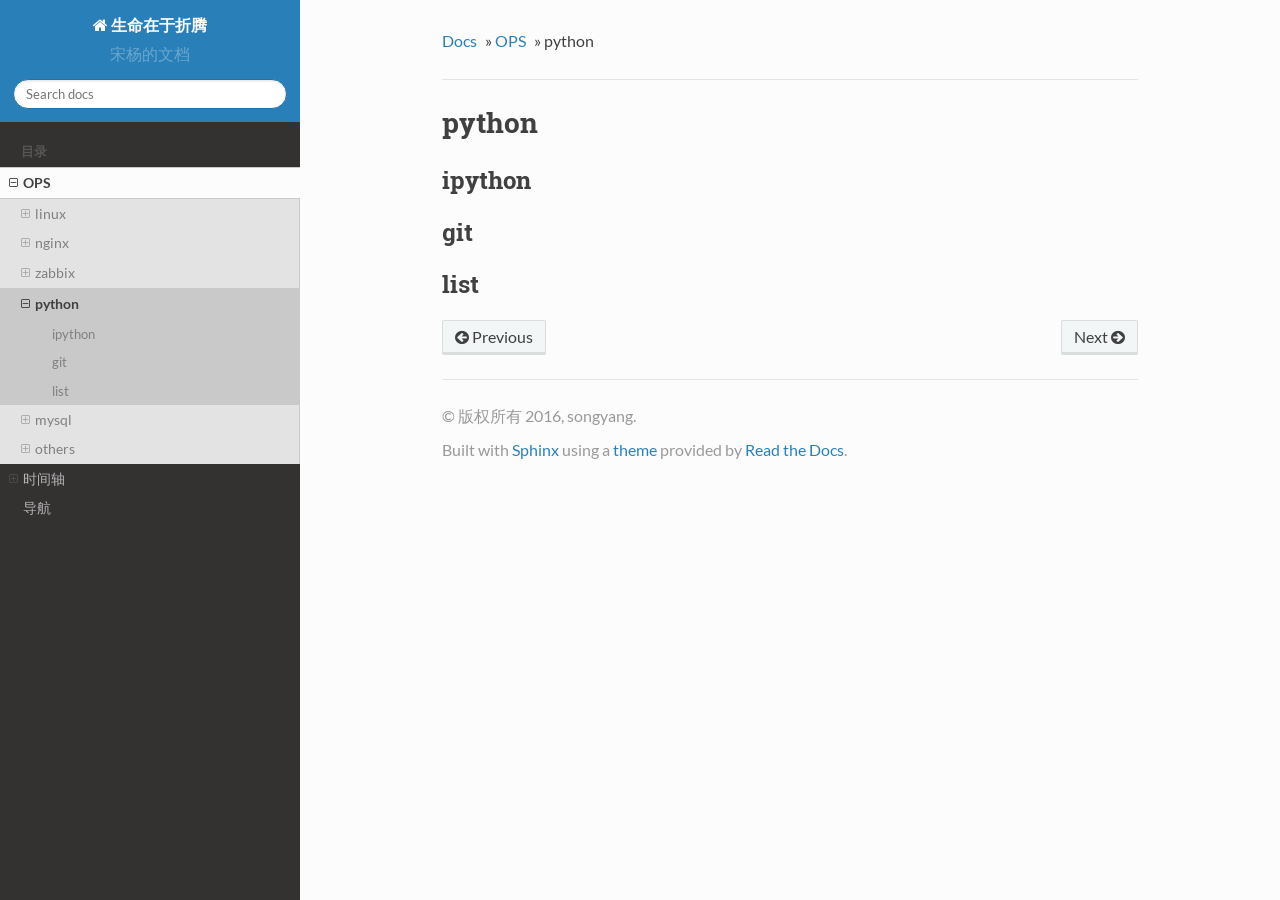
<file: mydoc/ops/python/index.html>
<!DOCTYPE html>
<!--[if IE 8]><html class="no-js lt-ie9" lang="en" > <![endif]-->
<!--[if gt IE 8]><!--> <html class="no-js" lang="en" > <!--<![endif]-->
<head>
  <meta charset="utf-8">
  
  <meta name="viewport" content="width=device-width, initial-scale=1.0">
  
  <title>python &mdash; 生命在于折腾 宋杨的文档 文档</title>
  

  
  

  

  
  
    

  

  
  
    <link rel="stylesheet" href="../../_static/css/theme.css" type="text/css" />
  

  

  
        <link rel="index" title="索引"
              href="../../genindex.html"/>
        <link rel="search" title="搜索" href="../../search.html"/>
    <link rel="top" title="生命在于折腾 宋杨的文档 文档" href="../../index.html"/>
        <link rel="up" title="OPS" href="../index.html"/>
        <link rel="next" title="mysql" href="../mysql/index.html"/>
        <link rel="prev" title="zabbix" href="../zabbix/index.html"/> 

  
  <script src="../../_static/js/modernizr.min.js"></script>

</head>

<body class="wy-body-for-nav" role="document">

  <div class="wy-grid-for-nav">

    
    <nav data-toggle="wy-nav-shift" class="wy-nav-side">
      <div class="wy-side-scroll">
        <div class="wy-side-nav-search">
          

          
            <a href="../../index.html" class="icon icon-home"> 生命在于折腾
          

          
          </a>

          
            
            
              <div class="version">
                宋杨的文档
              </div>
            
          

          
<div role="search">
  <form id="rtd-search-form" class="wy-form" action="../../search.html" method="get">
    <input type="text" name="q" placeholder="Search docs" />
    <input type="hidden" name="check_keywords" value="yes" />
    <input type="hidden" name="area" value="default" />
  </form>
</div>

          
        </div>

        <div class="wy-menu wy-menu-vertical" data-spy="affix" role="navigation" aria-label="main navigation">
          
            
            
                <p class="caption"><span class="caption-text">目录</span></p>
<ul class="current">
<li class="toctree-l1 current"><a class="reference internal" href="../index.html">OPS</a><ul class="current">
<li class="toctree-l2"><a class="reference internal" href="../linux/index.html">linux</a><ul>
<li class="toctree-l3"><a class="reference internal" href="../linux/boot/index.html">linux boot</a><ul>
<li class="toctree-l4"><a class="reference internal" href="../linux/boot/index.html#post">post</a></li>
<li class="toctree-l4"><a class="reference internal" href="../linux/boot/index.html#bios">BIOS</a></li>
<li class="toctree-l4"><a class="reference internal" href="../linux/boot/index.html#mbr-bootloader">MBR(bootloader)</a></li>
</ul>
</li>
<li class="toctree-l3"><a class="reference internal" href="../linux/vim/index.html">VIM</a><ul>
<li class="toctree-l4"><a class="reference internal" href="../linux/vim/index.html#k">1 K</a></li>
<li class="toctree-l4"><a class="reference internal" href="../linux/vim/index.html#trouble-shooting">2 trouble shooting</a></li>
</ul>
</li>
<li class="toctree-l3"><a class="reference internal" href="../linux/grep_sed_awk/index.html">grep sed awk</a><ul>
<li class="toctree-l4"><a class="reference internal" href="../linux/grep_sed_awk/index.html#re">re</a></li>
<li class="toctree-l4"><a class="reference internal" href="../linux/grep_sed_awk/index.html#grep">grep</a></li>
<li class="toctree-l4"><a class="reference internal" href="../linux/grep_sed_awk/index.html#sed">sed</a></li>
<li class="toctree-l4"><a class="reference internal" href="../linux/grep_sed_awk/index.html#awk">awk</a></li>
</ul>
</li>
<li class="toctree-l3"><a class="reference internal" href="../linux/iptables/index.html">IPTABLES</a><ul>
<li class="toctree-l4"><a class="reference internal" href="../linux/iptables/index.html#id1">3</a></li>
<li class="toctree-l4"><a class="reference internal" href="../linux/iptables/index.html#id2">2</a></li>
<li class="toctree-l4"><a class="reference internal" href="../linux/iptables/index.html#id3">1</a></li>
</ul>
</li>
<li class="toctree-l3"><a class="reference internal" href="../linux/rsync/index.html">rsync</a><ul>
<li class="toctree-l4"><a class="reference internal" href="../linux/rsync/index.html#rsync-ssh">1 rsync ssh</a></li>
<li class="toctree-l4"><a class="reference internal" href="../linux/rsync/index.html#id2">2</a></li>
<li class="toctree-l4"><a class="reference internal" href="../linux/rsync/index.html#id3">1</a></li>
</ul>
</li>
</ul>
</li>
<li class="toctree-l2"><a class="reference internal" href="../nginx/index.html">nginx</a><ul>
<li class="toctree-l3"><a class="reference internal" href="../nginx/index.html#install">install</a></li>
<li class="toctree-l3"><a class="reference internal" href="../nginx/index.html#config">config</a></li>
<li class="toctree-l3"><a class="reference internal" href="../nginx/index.html#cache">cache</a></li>
<li class="toctree-l3"><a class="reference internal" href="../nginx/index.html#load-balance">load balance</a></li>
<li class="toctree-l3"><a class="reference internal" href="../nginx/index.html#proxy">proxy</a></li>
</ul>
</li>
<li class="toctree-l2"><a class="reference internal" href="../zabbix/index.html">zabbix</a><ul>
<li class="toctree-l3"><a class="reference internal" href="../zabbix/index.html#basic">basic</a></li>
<li class="toctree-l3"><a class="reference internal" href="../zabbix/index.html#id1">自动发现</a></li>
</ul>
</li>
<li class="toctree-l2 current"><a class="current reference internal" href="#">python</a><ul>
<li class="toctree-l3"><a class="reference internal" href="#ipython">ipython</a></li>
<li class="toctree-l3"><a class="reference internal" href="#git">git</a></li>
<li class="toctree-l3"><a class="reference internal" href="#list">list</a></li>
</ul>
</li>
<li class="toctree-l2"><a class="reference internal" href="../mysql/index.html">mysql</a><ul>
<li class="toctree-l3"><a class="reference internal" href="../mysql/index.html#install">install</a></li>
<li class="toctree-l3"><a class="reference internal" href="../mysql/index.html#master-slave">master/slave</a></li>
</ul>
</li>
<li class="toctree-l2"><a class="reference internal" href="../others.html">others</a><ul>
<li class="toctree-l3"><a class="reference internal" href="../sphinx/sphinx.html">starting sphinx</a><ul>
<li class="toctree-l4"><a class="reference internal" href="../sphinx/sphinx.html#id1">1. 标题</a></li>
<li class="toctree-l4"><a class="reference internal" href="../sphinx/sphinx.html#id2">2. 文本</a></li>
<li class="toctree-l4"><a class="reference internal" href="../sphinx/sphinx.html#id3">3. 列表</a></li>
<li class="toctree-l4"><a class="reference internal" href="../sphinx/sphinx.html#id4">4. 图片</a></li>
<li class="toctree-l4"><a class="reference internal" href="../sphinx/sphinx.html#id5">5. 警告</a></li>
<li class="toctree-l4"><a class="reference internal" href="../sphinx/sphinx.html#id6">6. 表格</a></li>
<li class="toctree-l4"><a class="reference internal" href="../sphinx/sphinx.html#id7">7. 超链接</a></li>
<li class="toctree-l4"><a class="reference internal" href="../sphinx/sphinx.html#id9">8. 词汇表</a></li>
<li class="toctree-l4"><a class="reference internal" href="../sphinx/sphinx.html#id10">9. 代码高亮</a></li>
</ul>
</li>
</ul>
</li>
</ul>
</li>
<li class="toctree-l1"><a class="reference internal" href="../../time_axis.html">时间轴</a><ul>
<li class="toctree-l2"><a class="reference internal" href="../../time_axis.html#id2">2016-12</a></li>
<li class="toctree-l2"><a class="reference internal" href="../../time_axis.html#id3">2016-11</a></li>
<li class="toctree-l2"><a class="reference internal" href="../../time_axis.html#id4">2016-10</a></li>
</ul>
</li>
<li class="toctree-l1"><a class="reference internal" href="../../links.html">导航</a></li>
</ul>

            
          
        </div>
      </div>
    </nav>

    <section data-toggle="wy-nav-shift" class="wy-nav-content-wrap">

      
      <nav class="wy-nav-top" role="navigation" aria-label="top navigation">
        <i data-toggle="wy-nav-top" class="fa fa-bars"></i>
        <a href="../../index.html">生命在于折腾</a>
      </nav>


      
      <div class="wy-nav-content">
        <div class="rst-content">
          

 



<div role="navigation" aria-label="breadcrumbs navigation">
  <ul class="wy-breadcrumbs">
    <li><a href="../../index.html">Docs</a> &raquo;</li>
      
          <li><a href="../index.html">OPS</a> &raquo;</li>
      
    <li>python</li>
      <li class="wy-breadcrumbs-aside">
        
          
        
      </li>
  </ul>
  <hr/>
</div>
          <div role="main" class="document" itemscope="itemscope" itemtype="http://schema.org/Article">
           <div itemprop="articleBody">
            
  <div class="section" id="python">
<h1>python<a class="headerlink" href="#python" title="永久链接至标题">¶</a></h1>
<div class="section" id="ipython">
<h2>ipython<a class="headerlink" href="#ipython" title="永久链接至标题">¶</a></h2>
</div>
<div class="section" id="git">
<h2>git<a class="headerlink" href="#git" title="永久链接至标题">¶</a></h2>
</div>
<div class="section" id="list">
<h2>list<a class="headerlink" href="#list" title="永久链接至标题">¶</a></h2>
</div>
</div>


           </div>
          </div>
          <footer>
  
    <div class="rst-footer-buttons" role="navigation" aria-label="footer navigation">
      
        <a href="../mysql/index.html" class="btn btn-neutral float-right" title="mysql" accesskey="n">Next <span class="fa fa-arrow-circle-right"></span></a>
      
      
        <a href="../zabbix/index.html" class="btn btn-neutral" title="zabbix" accesskey="p"><span class="fa fa-arrow-circle-left"></span> Previous</a>
      
    </div>
  

  <hr/>

  <div role="contentinfo">
    <p>
        &copy; 版权所有 2016, songyang.

    </p>
  </div>
  Built with <a href="http://sphinx-doc.org/">Sphinx</a> using a <a href="https://github.com/snide/sphinx_rtd_theme">theme</a> provided by <a href="https://readthedocs.org">Read the Docs</a>. 

</footer>

        </div>
      </div>

    </section>

  </div>
  


  

    <script type="text/javascript">
        var DOCUMENTATION_OPTIONS = {
            URL_ROOT:'../../',
            VERSION:'宋杨的文档',
            COLLAPSE_INDEX:false,
            FILE_SUFFIX:'.html',
            HAS_SOURCE:  true
        };
    </script>
      <script type="text/javascript" src="../../_static/jquery.js"></script>
      <script type="text/javascript" src="../../_static/underscore.js"></script>
      <script type="text/javascript" src="../../_static/doctools.js"></script>
      <script type="text/javascript" src="../../_static/translations.js"></script>

  

  
  
    <script type="text/javascript" src="../../_static/js/theme.js"></script>
  

  
  
  <script type="text/javascript">
      jQuery(function () {
          SphinxRtdTheme.StickyNav.enable();
      });
  </script>
   

</body>
</html>
</file>
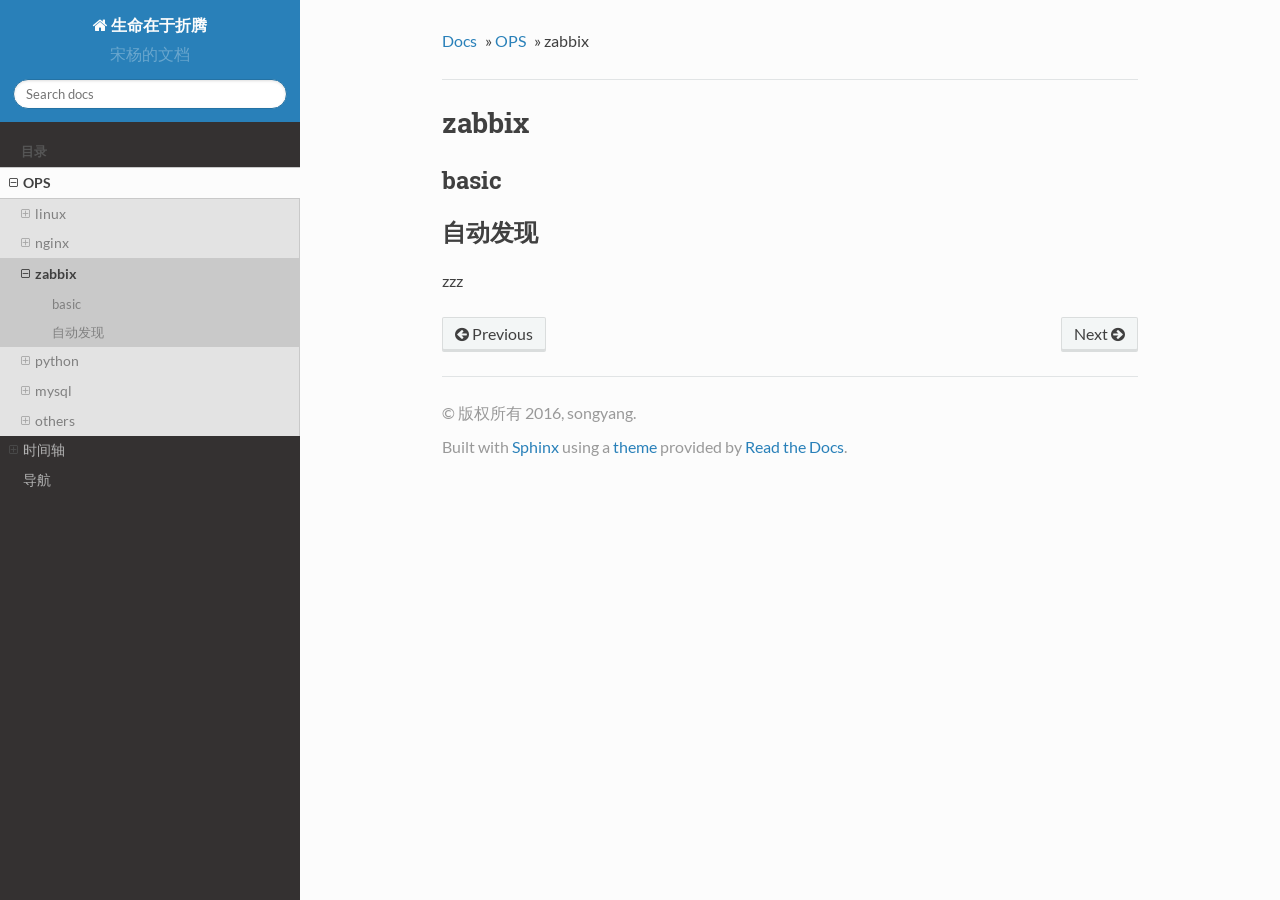
<file: mydoc/ops/zabbix/index.html>
<!DOCTYPE html>
<!--[if IE 8]><html class="no-js lt-ie9" lang="en" > <![endif]-->
<!--[if gt IE 8]><!--> <html class="no-js" lang="en" > <!--<![endif]-->
<head>
  <meta charset="utf-8">
  
  <meta name="viewport" content="width=device-width, initial-scale=1.0">
  
  <title>zabbix &mdash; 生命在于折腾 宋杨的文档 文档</title>
  

  
  

  

  
  
    

  

  
  
    <link rel="stylesheet" href="../../_static/css/theme.css" type="text/css" />
  

  

  
        <link rel="index" title="索引"
              href="../../genindex.html"/>
        <link rel="search" title="搜索" href="../../search.html"/>
    <link rel="top" title="生命在于折腾 宋杨的文档 文档" href="../../index.html"/>
        <link rel="up" title="OPS" href="../index.html"/>
        <link rel="next" title="python" href="../python/index.html"/>
        <link rel="prev" title="nginx" href="../nginx/index.html"/> 

  
  <script src="../../_static/js/modernizr.min.js"></script>

</head>

<body class="wy-body-for-nav" role="document">

  <div class="wy-grid-for-nav">

    
    <nav data-toggle="wy-nav-shift" class="wy-nav-side">
      <div class="wy-side-scroll">
        <div class="wy-side-nav-search">
          

          
            <a href="../../index.html" class="icon icon-home"> 生命在于折腾
          

          
          </a>

          
            
            
              <div class="version">
                宋杨的文档
              </div>
            
          

          
<div role="search">
  <form id="rtd-search-form" class="wy-form" action="../../search.html" method="get">
    <input type="text" name="q" placeholder="Search docs" />
    <input type="hidden" name="check_keywords" value="yes" />
    <input type="hidden" name="area" value="default" />
  </form>
</div>

          
        </div>

        <div class="wy-menu wy-menu-vertical" data-spy="affix" role="navigation" aria-label="main navigation">
          
            
            
                <p class="caption"><span class="caption-text">目录</span></p>
<ul class="current">
<li class="toctree-l1 current"><a class="reference internal" href="../index.html">OPS</a><ul class="current">
<li class="toctree-l2"><a class="reference internal" href="../linux/index.html">linux</a><ul>
<li class="toctree-l3"><a class="reference internal" href="../linux/boot/index.html">linux boot</a><ul>
<li class="toctree-l4"><a class="reference internal" href="../linux/boot/index.html#post">post</a></li>
<li class="toctree-l4"><a class="reference internal" href="../linux/boot/index.html#bios">BIOS</a></li>
<li class="toctree-l4"><a class="reference internal" href="../linux/boot/index.html#mbr-bootloader">MBR(bootloader)</a></li>
</ul>
</li>
<li class="toctree-l3"><a class="reference internal" href="../linux/vim/index.html">VIM</a><ul>
<li class="toctree-l4"><a class="reference internal" href="../linux/vim/index.html#k">1 K</a></li>
<li class="toctree-l4"><a class="reference internal" href="../linux/vim/index.html#trouble-shooting">2 trouble shooting</a></li>
</ul>
</li>
<li class="toctree-l3"><a class="reference internal" href="../linux/grep_sed_awk/index.html">grep sed awk</a><ul>
<li class="toctree-l4"><a class="reference internal" href="../linux/grep_sed_awk/index.html#re">re</a></li>
<li class="toctree-l4"><a class="reference internal" href="../linux/grep_sed_awk/index.html#grep">grep</a></li>
<li class="toctree-l4"><a class="reference internal" href="../linux/grep_sed_awk/index.html#sed">sed</a></li>
<li class="toctree-l4"><a class="reference internal" href="../linux/grep_sed_awk/index.html#awk">awk</a></li>
</ul>
</li>
<li class="toctree-l3"><a class="reference internal" href="../linux/iptables/index.html">IPTABLES</a><ul>
<li class="toctree-l4"><a class="reference internal" href="../linux/iptables/index.html#id1">3</a></li>
<li class="toctree-l4"><a class="reference internal" href="../linux/iptables/index.html#id2">2</a></li>
<li class="toctree-l4"><a class="reference internal" href="../linux/iptables/index.html#id3">1</a></li>
</ul>
</li>
<li class="toctree-l3"><a class="reference internal" href="../linux/rsync/index.html">rsync</a><ul>
<li class="toctree-l4"><a class="reference internal" href="../linux/rsync/index.html#rsync-ssh">1 rsync ssh</a></li>
<li class="toctree-l4"><a class="reference internal" href="../linux/rsync/index.html#id2">2</a></li>
<li class="toctree-l4"><a class="reference internal" href="../linux/rsync/index.html#id3">1</a></li>
</ul>
</li>
</ul>
</li>
<li class="toctree-l2"><a class="reference internal" href="../nginx/index.html">nginx</a><ul>
<li class="toctree-l3"><a class="reference internal" href="../nginx/index.html#install">install</a></li>
<li class="toctree-l3"><a class="reference internal" href="../nginx/index.html#config">config</a></li>
<li class="toctree-l3"><a class="reference internal" href="../nginx/index.html#cache">cache</a></li>
<li class="toctree-l3"><a class="reference internal" href="../nginx/index.html#load-balance">load balance</a></li>
<li class="toctree-l3"><a class="reference internal" href="../nginx/index.html#proxy">proxy</a></li>
</ul>
</li>
<li class="toctree-l2 current"><a class="current reference internal" href="#">zabbix</a><ul>
<li class="toctree-l3"><a class="reference internal" href="#basic">basic</a></li>
<li class="toctree-l3"><a class="reference internal" href="#id1">自动发现</a></li>
</ul>
</li>
<li class="toctree-l2"><a class="reference internal" href="../python/index.html">python</a><ul>
<li class="toctree-l3"><a class="reference internal" href="../python/index.html#ipython">ipython</a></li>
<li class="toctree-l3"><a class="reference internal" href="../python/index.html#git">git</a></li>
<li class="toctree-l3"><a class="reference internal" href="../python/index.html#list">list</a></li>
</ul>
</li>
<li class="toctree-l2"><a class="reference internal" href="../mysql/index.html">mysql</a><ul>
<li class="toctree-l3"><a class="reference internal" href="../mysql/index.html#install">install</a></li>
<li class="toctree-l3"><a class="reference internal" href="../mysql/index.html#master-slave">master/slave</a></li>
</ul>
</li>
<li class="toctree-l2"><a class="reference internal" href="../others.html">others</a><ul>
<li class="toctree-l3"><a class="reference internal" href="../sphinx/sphinx.html">starting sphinx</a><ul>
<li class="toctree-l4"><a class="reference internal" href="../sphinx/sphinx.html#id1">1. 标题</a></li>
<li class="toctree-l4"><a class="reference internal" href="../sphinx/sphinx.html#id2">2. 文本</a></li>
<li class="toctree-l4"><a class="reference internal" href="../sphinx/sphinx.html#id3">3. 列表</a></li>
<li class="toctree-l4"><a class="reference internal" href="../sphinx/sphinx.html#id4">4. 图片</a></li>
<li class="toctree-l4"><a class="reference internal" href="../sphinx/sphinx.html#id5">5. 警告</a></li>
<li class="toctree-l4"><a class="reference internal" href="../sphinx/sphinx.html#id6">6. 表格</a></li>
<li class="toctree-l4"><a class="reference internal" href="../sphinx/sphinx.html#id7">7. 超链接</a></li>
<li class="toctree-l4"><a class="reference internal" href="../sphinx/sphinx.html#id9">8. 词汇表</a></li>
<li class="toctree-l4"><a class="reference internal" href="../sphinx/sphinx.html#id10">9. 代码高亮</a></li>
</ul>
</li>
</ul>
</li>
</ul>
</li>
<li class="toctree-l1"><a class="reference internal" href="../../time_axis.html">时间轴</a><ul>
<li class="toctree-l2"><a class="reference internal" href="../../time_axis.html#id2">2016-12</a></li>
<li class="toctree-l2"><a class="reference internal" href="../../time_axis.html#id3">2016-11</a></li>
<li class="toctree-l2"><a class="reference internal" href="../../time_axis.html#id4">2016-10</a></li>
</ul>
</li>
<li class="toctree-l1"><a class="reference internal" href="../../links.html">导航</a></li>
</ul>

            
          
        </div>
      </div>
    </nav>

    <section data-toggle="wy-nav-shift" class="wy-nav-content-wrap">

      
      <nav class="wy-nav-top" role="navigation" aria-label="top navigation">
        <i data-toggle="wy-nav-top" class="fa fa-bars"></i>
        <a href="../../index.html">生命在于折腾</a>
      </nav>


      
      <div class="wy-nav-content">
        <div class="rst-content">
          

 



<div role="navigation" aria-label="breadcrumbs navigation">
  <ul class="wy-breadcrumbs">
    <li><a href="../../index.html">Docs</a> &raquo;</li>
      
          <li><a href="../index.html">OPS</a> &raquo;</li>
      
    <li>zabbix</li>
      <li class="wy-breadcrumbs-aside">
        
          
        
      </li>
  </ul>
  <hr/>
</div>
          <div role="main" class="document" itemscope="itemscope" itemtype="http://schema.org/Article">
           <div itemprop="articleBody">
            
  <div class="section" id="zabbix">
<h1>zabbix<a class="headerlink" href="#zabbix" title="永久链接至标题">¶</a></h1>
<div class="section" id="basic">
<h2>basic<a class="headerlink" href="#basic" title="永久链接至标题">¶</a></h2>
</div>
<div class="section" id="id1">
<h2>自动发现<a class="headerlink" href="#id1" title="永久链接至标题">¶</a></h2>
<p>zzz</p>
</div>
</div>


           </div>
          </div>
          <footer>
  
    <div class="rst-footer-buttons" role="navigation" aria-label="footer navigation">
      
        <a href="../python/index.html" class="btn btn-neutral float-right" title="python" accesskey="n">Next <span class="fa fa-arrow-circle-right"></span></a>
      
      
        <a href="../nginx/index.html" class="btn btn-neutral" title="nginx" accesskey="p"><span class="fa fa-arrow-circle-left"></span> Previous</a>
      
    </div>
  

  <hr/>

  <div role="contentinfo">
    <p>
        &copy; 版权所有 2016, songyang.

    </p>
  </div>
  Built with <a href="http://sphinx-doc.org/">Sphinx</a> using a <a href="https://github.com/snide/sphinx_rtd_theme">theme</a> provided by <a href="https://readthedocs.org">Read the Docs</a>. 

</footer>

        </div>
      </div>

    </section>

  </div>
  


  

    <script type="text/javascript">
        var DOCUMENTATION_OPTIONS = {
            URL_ROOT:'../../',
            VERSION:'宋杨的文档',
            COLLAPSE_INDEX:false,
            FILE_SUFFIX:'.html',
            HAS_SOURCE:  true
        };
    </script>
      <script type="text/javascript" src="../../_static/jquery.js"></script>
      <script type="text/javascript" src="../../_static/underscore.js"></script>
      <script type="text/javascript" src="../../_static/doctools.js"></script>
      <script type="text/javascript" src="../../_static/translations.js"></script>

  

  
  
    <script type="text/javascript" src="../../_static/js/theme.js"></script>
  

  
  
  <script type="text/javascript">
      jQuery(function () {
          SphinxRtdTheme.StickyNav.enable();
      });
  </script>
   

</body>
</html>
</file>
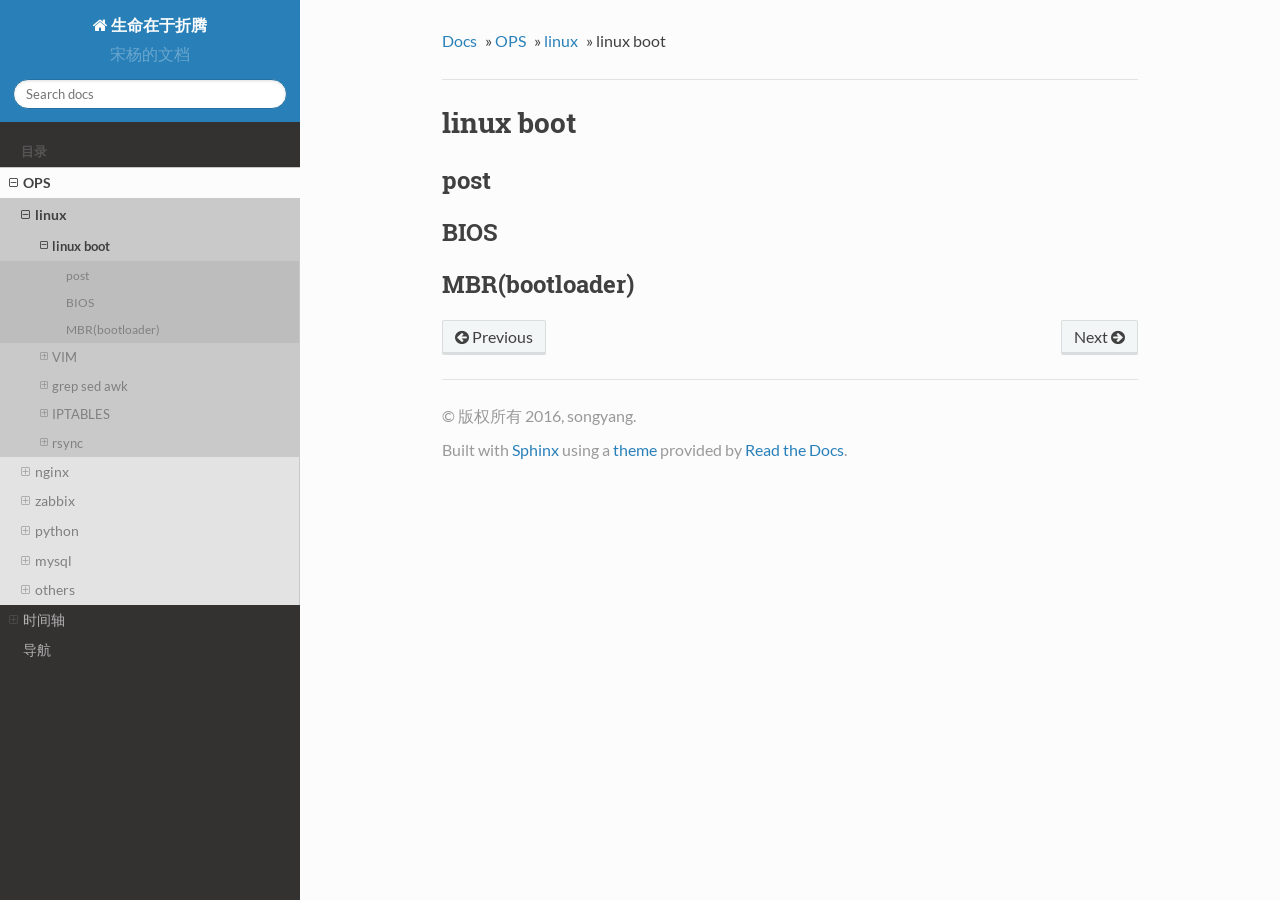
<file: mydoc/ops/linux/boot/index.html>
<!DOCTYPE html>
<!--[if IE 8]><html class="no-js lt-ie9" lang="en" > <![endif]-->
<!--[if gt IE 8]><!--> <html class="no-js" lang="en" > <!--<![endif]-->
<head>
  <meta charset="utf-8">
  
  <meta name="viewport" content="width=device-width, initial-scale=1.0">
  
  <title>linux boot &mdash; 生命在于折腾 宋杨的文档 文档</title>
  

  
  

  

  
  
    

  

  
  
    <link rel="stylesheet" href="../../../_static/css/theme.css" type="text/css" />
  

  

  
        <link rel="index" title="索引"
              href="../../../genindex.html"/>
        <link rel="search" title="搜索" href="../../../search.html"/>
    <link rel="top" title="生命在于折腾 宋杨的文档 文档" href="../../../index.html"/>
        <link rel="up" title="linux" href="../index.html"/>
        <link rel="next" title="VIM" href="../vim/index.html"/>
        <link rel="prev" title="linux" href="../index.html"/> 

  
  <script src="../../../_static/js/modernizr.min.js"></script>

</head>

<body class="wy-body-for-nav" role="document">

  <div class="wy-grid-for-nav">

    
    <nav data-toggle="wy-nav-shift" class="wy-nav-side">
      <div class="wy-side-scroll">
        <div class="wy-side-nav-search">
          

          
            <a href="../../../index.html" class="icon icon-home"> 生命在于折腾
          

          
          </a>

          
            
            
              <div class="version">
                宋杨的文档
              </div>
            
          

          
<div role="search">
  <form id="rtd-search-form" class="wy-form" action="../../../search.html" method="get">
    <input type="text" name="q" placeholder="Search docs" />
    <input type="hidden" name="check_keywords" value="yes" />
    <input type="hidden" name="area" value="default" />
  </form>
</div>

          
        </div>

        <div class="wy-menu wy-menu-vertical" data-spy="affix" role="navigation" aria-label="main navigation">
          
            
            
                <p class="caption"><span class="caption-text">目录</span></p>
<ul class="current">
<li class="toctree-l1 current"><a class="reference internal" href="../../index.html">OPS</a><ul class="current">
<li class="toctree-l2 current"><a class="reference internal" href="../index.html">linux</a><ul class="current">
<li class="toctree-l3 current"><a class="current reference internal" href="#">linux boot</a><ul>
<li class="toctree-l4"><a class="reference internal" href="#post">post</a></li>
<li class="toctree-l4"><a class="reference internal" href="#bios">BIOS</a></li>
<li class="toctree-l4"><a class="reference internal" href="#mbr-bootloader">MBR(bootloader)</a></li>
</ul>
</li>
<li class="toctree-l3"><a class="reference internal" href="../vim/index.html">VIM</a><ul>
<li class="toctree-l4"><a class="reference internal" href="../vim/index.html#k">1 K</a></li>
<li class="toctree-l4"><a class="reference internal" href="../vim/index.html#trouble-shooting">2 trouble shooting</a></li>
</ul>
</li>
<li class="toctree-l3"><a class="reference internal" href="../grep_sed_awk/index.html">grep sed awk</a><ul>
<li class="toctree-l4"><a class="reference internal" href="../grep_sed_awk/index.html#re">re</a></li>
<li class="toctree-l4"><a class="reference internal" href="../grep_sed_awk/index.html#grep">grep</a></li>
<li class="toctree-l4"><a class="reference internal" href="../grep_sed_awk/index.html#sed">sed</a></li>
<li class="toctree-l4"><a class="reference internal" href="../grep_sed_awk/index.html#awk">awk</a></li>
</ul>
</li>
<li class="toctree-l3"><a class="reference internal" href="../iptables/index.html">IPTABLES</a><ul>
<li class="toctree-l4"><a class="reference internal" href="../iptables/index.html#id1">3</a></li>
<li class="toctree-l4"><a class="reference internal" href="../iptables/index.html#id2">2</a></li>
<li class="toctree-l4"><a class="reference internal" href="../iptables/index.html#id3">1</a></li>
</ul>
</li>
<li class="toctree-l3"><a class="reference internal" href="../rsync/index.html">rsync</a><ul>
<li class="toctree-l4"><a class="reference internal" href="../rsync/index.html#rsync-ssh">1 rsync ssh</a></li>
<li class="toctree-l4"><a class="reference internal" href="../rsync/index.html#id2">2</a></li>
<li class="toctree-l4"><a class="reference internal" href="../rsync/index.html#id3">1</a></li>
</ul>
</li>
</ul>
</li>
<li class="toctree-l2"><a class="reference internal" href="../../nginx/index.html">nginx</a><ul>
<li class="toctree-l3"><a class="reference internal" href="../../nginx/index.html#install">install</a></li>
<li class="toctree-l3"><a class="reference internal" href="../../nginx/index.html#config">config</a></li>
<li class="toctree-l3"><a class="reference internal" href="../../nginx/index.html#cache">cache</a></li>
<li class="toctree-l3"><a class="reference internal" href="../../nginx/index.html#load-balance">load balance</a></li>
<li class="toctree-l3"><a class="reference internal" href="../../nginx/index.html#proxy">proxy</a></li>
</ul>
</li>
<li class="toctree-l2"><a class="reference internal" href="../../zabbix/index.html">zabbix</a><ul>
<li class="toctree-l3"><a class="reference internal" href="../../zabbix/index.html#basic">basic</a></li>
<li class="toctree-l3"><a class="reference internal" href="../../zabbix/index.html#id1">自动发现</a></li>
</ul>
</li>
<li class="toctree-l2"><a class="reference internal" href="../../python/index.html">python</a><ul>
<li class="toctree-l3"><a class="reference internal" href="../../python/index.html#ipython">ipython</a></li>
<li class="toctree-l3"><a class="reference internal" href="../../python/index.html#git">git</a></li>
<li class="toctree-l3"><a class="reference internal" href="../../python/index.html#list">list</a></li>
</ul>
</li>
<li class="toctree-l2"><a class="reference internal" href="../../mysql/index.html">mysql</a><ul>
<li class="toctree-l3"><a class="reference internal" href="../../mysql/index.html#install">install</a></li>
<li class="toctree-l3"><a class="reference internal" href="../../mysql/index.html#master-slave">master/slave</a></li>
</ul>
</li>
<li class="toctree-l2"><a class="reference internal" href="../../others.html">others</a><ul>
<li class="toctree-l3"><a class="reference internal" href="../../sphinx/sphinx.html">starting sphinx</a><ul>
<li class="toctree-l4"><a class="reference internal" href="../../sphinx/sphinx.html#id1">1. 标题</a></li>
<li class="toctree-l4"><a class="reference internal" href="../../sphinx/sphinx.html#id2">2. 文本</a></li>
<li class="toctree-l4"><a class="reference internal" href="../../sphinx/sphinx.html#id3">3. 列表</a></li>
<li class="toctree-l4"><a class="reference internal" href="../../sphinx/sphinx.html#id4">4. 图片</a></li>
<li class="toctree-l4"><a class="reference internal" href="../../sphinx/sphinx.html#id5">5. 警告</a></li>
<li class="toctree-l4"><a class="reference internal" href="../../sphinx/sphinx.html#id6">6. 表格</a></li>
<li class="toctree-l4"><a class="reference internal" href="../../sphinx/sphinx.html#id7">7. 超链接</a></li>
<li class="toctree-l4"><a class="reference internal" href="../../sphinx/sphinx.html#id9">8. 词汇表</a></li>
<li class="toctree-l4"><a class="reference internal" href="../../sphinx/sphinx.html#id10">9. 代码高亮</a></li>
</ul>
</li>
</ul>
</li>
</ul>
</li>
<li class="toctree-l1"><a class="reference internal" href="../../../time_axis.html">时间轴</a><ul>
<li class="toctree-l2"><a class="reference internal" href="../../../time_axis.html#id2">2016-12</a></li>
<li class="toctree-l2"><a class="reference internal" href="../../../time_axis.html#id3">2016-11</a></li>
<li class="toctree-l2"><a class="reference internal" href="../../../time_axis.html#id4">2016-10</a></li>
</ul>
</li>
<li class="toctree-l1"><a class="reference internal" href="../../../links.html">导航</a></li>
</ul>

            
          
        </div>
      </div>
    </nav>

    <section data-toggle="wy-nav-shift" class="wy-nav-content-wrap">

      
      <nav class="wy-nav-top" role="navigation" aria-label="top navigation">
        <i data-toggle="wy-nav-top" class="fa fa-bars"></i>
        <a href="../../../index.html">生命在于折腾</a>
      </nav>


      
      <div class="wy-nav-content">
        <div class="rst-content">
          

 



<div role="navigation" aria-label="breadcrumbs navigation">
  <ul class="wy-breadcrumbs">
    <li><a href="../../../index.html">Docs</a> &raquo;</li>
      
          <li><a href="../../index.html">OPS</a> &raquo;</li>
      
          <li><a href="../index.html">linux</a> &raquo;</li>
      
    <li>linux boot</li>
      <li class="wy-breadcrumbs-aside">
        
          
        
      </li>
  </ul>
  <hr/>
</div>
          <div role="main" class="document" itemscope="itemscope" itemtype="http://schema.org/Article">
           <div itemprop="articleBody">
            
  <div class="section" id="linux-boot">
<h1>linux boot<a class="headerlink" href="#linux-boot" title="永久链接至标题">¶</a></h1>
<div class="section" id="post">
<h2>post<a class="headerlink" href="#post" title="永久链接至标题">¶</a></h2>
</div>
<div class="section" id="bios">
<h2>BIOS<a class="headerlink" href="#bios" title="永久链接至标题">¶</a></h2>
</div>
<div class="section" id="mbr-bootloader">
<h2>MBR(bootloader)<a class="headerlink" href="#mbr-bootloader" title="永久链接至标题">¶</a></h2>
</div>
</div>


           </div>
          </div>
          <footer>
  
    <div class="rst-footer-buttons" role="navigation" aria-label="footer navigation">
      
        <a href="../vim/index.html" class="btn btn-neutral float-right" title="VIM" accesskey="n">Next <span class="fa fa-arrow-circle-right"></span></a>
      
      
        <a href="../index.html" class="btn btn-neutral" title="linux" accesskey="p"><span class="fa fa-arrow-circle-left"></span> Previous</a>
      
    </div>
  

  <hr/>

  <div role="contentinfo">
    <p>
        &copy; 版权所有 2016, songyang.

    </p>
  </div>
  Built with <a href="http://sphinx-doc.org/">Sphinx</a> using a <a href="https://github.com/snide/sphinx_rtd_theme">theme</a> provided by <a href="https://readthedocs.org">Read the Docs</a>. 

</footer>

        </div>
      </div>

    </section>

  </div>
  


  

    <script type="text/javascript">
        var DOCUMENTATION_OPTIONS = {
            URL_ROOT:'../../../',
            VERSION:'宋杨的文档',
            COLLAPSE_INDEX:false,
            FILE_SUFFIX:'.html',
            HAS_SOURCE:  true
        };
    </script>
      <script type="text/javascript" src="../../../_static/jquery.js"></script>
      <script type="text/javascript" src="../../../_static/underscore.js"></script>
      <script type="text/javascript" src="../../../_static/doctools.js"></script>
      <script type="text/javascript" src="../../../_static/translations.js"></script>

  

  
  
    <script type="text/javascript" src="../../../_static/js/theme.js"></script>
  

  
  
  <script type="text/javascript">
      jQuery(function () {
          SphinxRtdTheme.StickyNav.enable();
      });
  </script>
   

</body>
</html>
</file>
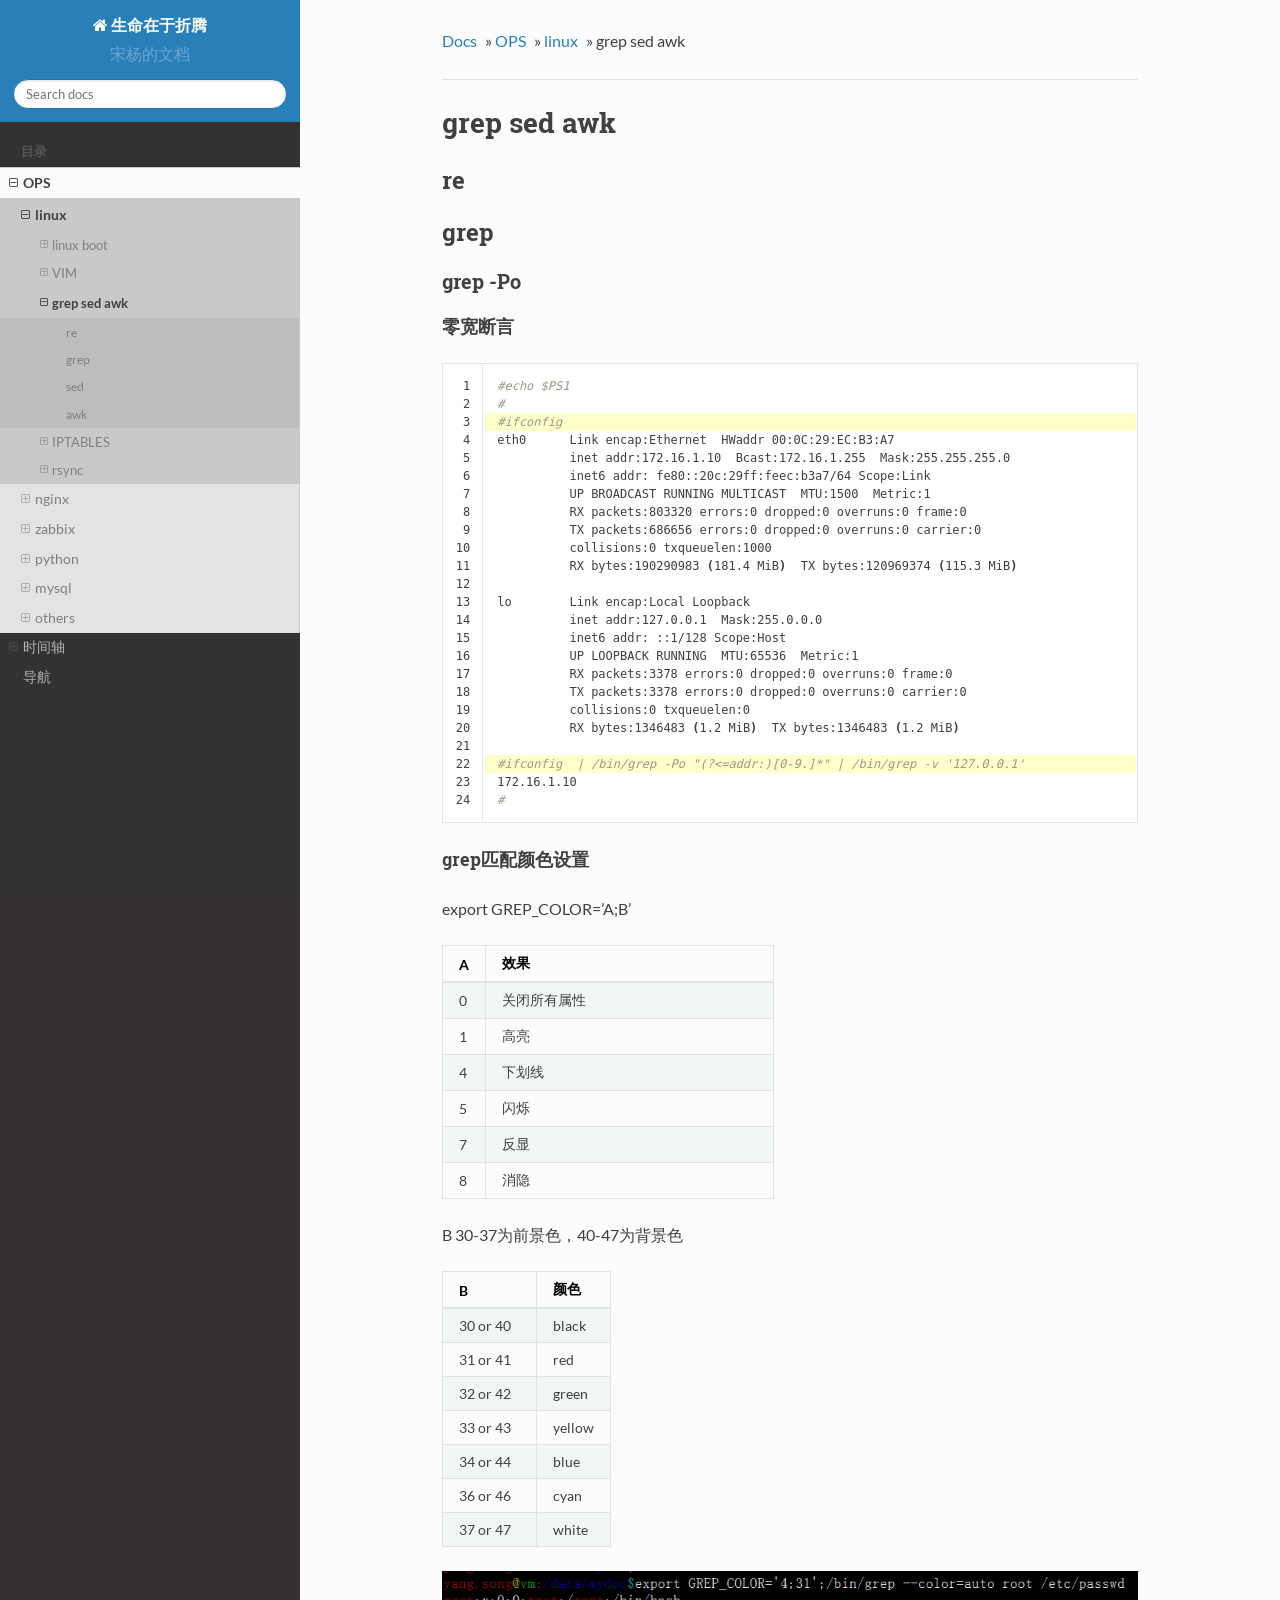
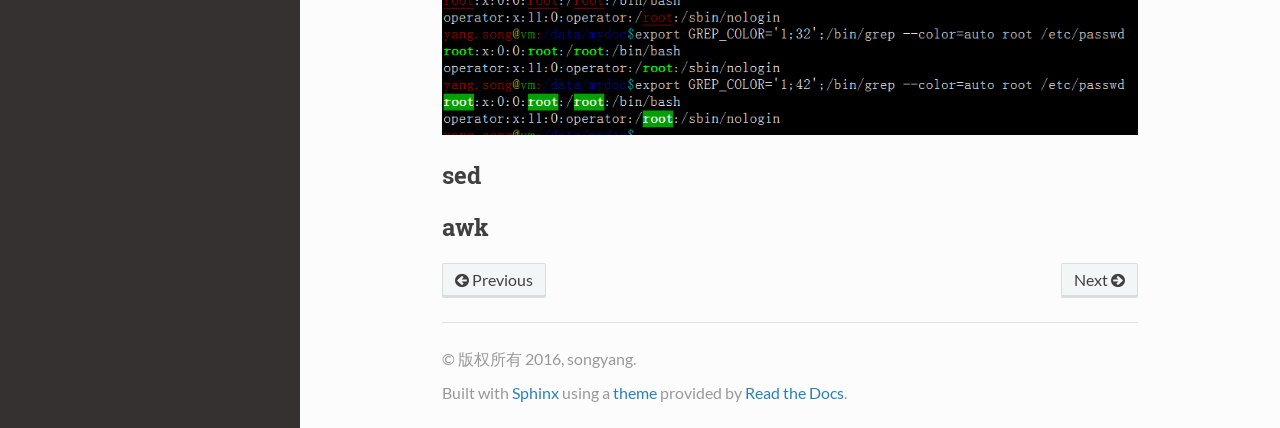
<file: mydoc/ops/linux/grep_sed_awk/index.html>
<!DOCTYPE html>
<!--[if IE 8]><html class="no-js lt-ie9" lang="en" > <![endif]-->
<!--[if gt IE 8]><!--> <html class="no-js" lang="en" > <!--<![endif]-->
<head>
  <meta charset="utf-8">
  
  <meta name="viewport" content="width=device-width, initial-scale=1.0">
  
  <title>grep sed awk &mdash; 生命在于折腾 宋杨的文档 文档</title>
  

  
  

  

  
  
    

  

  
  
    <link rel="stylesheet" href="../../../_static/css/theme.css" type="text/css" />
  

  

  
        <link rel="index" title="索引"
              href="../../../genindex.html"/>
        <link rel="search" title="搜索" href="../../../search.html"/>
    <link rel="top" title="生命在于折腾 宋杨的文档 文档" href="../../../index.html"/>
        <link rel="up" title="linux" href="../index.html"/>
        <link rel="next" title="IPTABLES" href="../iptables/index.html"/>
        <link rel="prev" title="VIM" href="../vim/index.html"/> 

  
  <script src="../../../_static/js/modernizr.min.js"></script>

</head>

<body class="wy-body-for-nav" role="document">

  <div class="wy-grid-for-nav">

    
    <nav data-toggle="wy-nav-shift" class="wy-nav-side">
      <div class="wy-side-scroll">
        <div class="wy-side-nav-search">
          

          
            <a href="../../../index.html" class="icon icon-home"> 生命在于折腾
          

          
          </a>

          
            
            
              <div class="version">
                宋杨的文档
              </div>
            
          

          
<div role="search">
  <form id="rtd-search-form" class="wy-form" action="../../../search.html" method="get">
    <input type="text" name="q" placeholder="Search docs" />
    <input type="hidden" name="check_keywords" value="yes" />
    <input type="hidden" name="area" value="default" />
  </form>
</div>

          
        </div>

        <div class="wy-menu wy-menu-vertical" data-spy="affix" role="navigation" aria-label="main navigation">
          
            
            
                <p class="caption"><span class="caption-text">目录</span></p>
<ul class="current">
<li class="toctree-l1 current"><a class="reference internal" href="../../index.html">OPS</a><ul class="current">
<li class="toctree-l2 current"><a class="reference internal" href="../index.html">linux</a><ul class="current">
<li class="toctree-l3"><a class="reference internal" href="../boot/index.html">linux boot</a><ul>
<li class="toctree-l4"><a class="reference internal" href="../boot/index.html#post">post</a></li>
<li class="toctree-l4"><a class="reference internal" href="../boot/index.html#bios">BIOS</a></li>
<li class="toctree-l4"><a class="reference internal" href="../boot/index.html#mbr-bootloader">MBR(bootloader)</a></li>
</ul>
</li>
<li class="toctree-l3"><a class="reference internal" href="../vim/index.html">VIM</a><ul>
<li class="toctree-l4"><a class="reference internal" href="../vim/index.html#k">1 K</a></li>
<li class="toctree-l4"><a class="reference internal" href="../vim/index.html#trouble-shooting">2 trouble shooting</a></li>
</ul>
</li>
<li class="toctree-l3 current"><a class="current reference internal" href="#">grep sed awk</a><ul>
<li class="toctree-l4"><a class="reference internal" href="#re">re</a></li>
<li class="toctree-l4"><a class="reference internal" href="#grep">grep</a></li>
<li class="toctree-l4"><a class="reference internal" href="#sed">sed</a></li>
<li class="toctree-l4"><a class="reference internal" href="#awk">awk</a></li>
</ul>
</li>
<li class="toctree-l3"><a class="reference internal" href="../iptables/index.html">IPTABLES</a><ul>
<li class="toctree-l4"><a class="reference internal" href="../iptables/index.html#id1">3</a></li>
<li class="toctree-l4"><a class="reference internal" href="../iptables/index.html#id2">2</a></li>
<li class="toctree-l4"><a class="reference internal" href="../iptables/index.html#id3">1</a></li>
</ul>
</li>
<li class="toctree-l3"><a class="reference internal" href="../rsync/index.html">rsync</a><ul>
<li class="toctree-l4"><a class="reference internal" href="../rsync/index.html#rsync-ssh">1 rsync ssh</a></li>
<li class="toctree-l4"><a class="reference internal" href="../rsync/index.html#id2">2</a></li>
<li class="toctree-l4"><a class="reference internal" href="../rsync/index.html#id3">1</a></li>
</ul>
</li>
</ul>
</li>
<li class="toctree-l2"><a class="reference internal" href="../../nginx/index.html">nginx</a><ul>
<li class="toctree-l3"><a class="reference internal" href="../../nginx/index.html#install">install</a></li>
<li class="toctree-l3"><a class="reference internal" href="../../nginx/index.html#config">config</a></li>
<li class="toctree-l3"><a class="reference internal" href="../../nginx/index.html#cache">cache</a></li>
<li class="toctree-l3"><a class="reference internal" href="../../nginx/index.html#load-balance">load balance</a></li>
<li class="toctree-l3"><a class="reference internal" href="../../nginx/index.html#proxy">proxy</a></li>
</ul>
</li>
<li class="toctree-l2"><a class="reference internal" href="../../zabbix/index.html">zabbix</a><ul>
<li class="toctree-l3"><a class="reference internal" href="../../zabbix/index.html#basic">basic</a></li>
<li class="toctree-l3"><a class="reference internal" href="../../zabbix/index.html#id1">自动发现</a></li>
</ul>
</li>
<li class="toctree-l2"><a class="reference internal" href="../../python/index.html">python</a><ul>
<li class="toctree-l3"><a class="reference internal" href="../../python/index.html#ipython">ipython</a></li>
<li class="toctree-l3"><a class="reference internal" href="../../python/index.html#git">git</a></li>
<li class="toctree-l3"><a class="reference internal" href="../../python/index.html#list">list</a></li>
</ul>
</li>
<li class="toctree-l2"><a class="reference internal" href="../../mysql/index.html">mysql</a><ul>
<li class="toctree-l3"><a class="reference internal" href="../../mysql/index.html#install">install</a></li>
<li class="toctree-l3"><a class="reference internal" href="../../mysql/index.html#master-slave">master/slave</a></li>
</ul>
</li>
<li class="toctree-l2"><a class="reference internal" href="../../others.html">others</a><ul>
<li class="toctree-l3"><a class="reference internal" href="../../sphinx/sphinx.html">starting sphinx</a><ul>
<li class="toctree-l4"><a class="reference internal" href="../../sphinx/sphinx.html#id1">1. 标题</a></li>
<li class="toctree-l4"><a class="reference internal" href="../../sphinx/sphinx.html#id2">2. 文本</a></li>
<li class="toctree-l4"><a class="reference internal" href="../../sphinx/sphinx.html#id3">3. 列表</a></li>
<li class="toctree-l4"><a class="reference internal" href="../../sphinx/sphinx.html#id4">4. 图片</a></li>
<li class="toctree-l4"><a class="reference internal" href="../../sphinx/sphinx.html#id5">5. 警告</a></li>
<li class="toctree-l4"><a class="reference internal" href="../../sphinx/sphinx.html#id6">6. 表格</a></li>
<li class="toctree-l4"><a class="reference internal" href="../../sphinx/sphinx.html#id7">7. 超链接</a></li>
<li class="toctree-l4"><a class="reference internal" href="../../sphinx/sphinx.html#id9">8. 词汇表</a></li>
<li class="toctree-l4"><a class="reference internal" href="../../sphinx/sphinx.html#id10">9. 代码高亮</a></li>
</ul>
</li>
</ul>
</li>
</ul>
</li>
<li class="toctree-l1"><a class="reference internal" href="../../../time_axis.html">时间轴</a><ul>
<li class="toctree-l2"><a class="reference internal" href="../../../time_axis.html#id2">2016-12</a></li>
<li class="toctree-l2"><a class="reference internal" href="../../../time_axis.html#id3">2016-11</a></li>
<li class="toctree-l2"><a class="reference internal" href="../../../time_axis.html#id4">2016-10</a></li>
</ul>
</li>
<li class="toctree-l1"><a class="reference internal" href="../../../links.html">导航</a></li>
</ul>

            
          
        </div>
      </div>
    </nav>

    <section data-toggle="wy-nav-shift" class="wy-nav-content-wrap">

      
      <nav class="wy-nav-top" role="navigation" aria-label="top navigation">
        <i data-toggle="wy-nav-top" class="fa fa-bars"></i>
        <a href="../../../index.html">生命在于折腾</a>
      </nav>


      
      <div class="wy-nav-content">
        <div class="rst-content">
          

 



<div role="navigation" aria-label="breadcrumbs navigation">
  <ul class="wy-breadcrumbs">
    <li><a href="../../../index.html">Docs</a> &raquo;</li>
      
          <li><a href="../../index.html">OPS</a> &raquo;</li>
      
          <li><a href="../index.html">linux</a> &raquo;</li>
      
    <li>grep sed awk</li>
      <li class="wy-breadcrumbs-aside">
        
          
        
      </li>
  </ul>
  <hr/>
</div>
          <div role="main" class="document" itemscope="itemscope" itemtype="http://schema.org/Article">
           <div itemprop="articleBody">
            
  <div class="section" id="grep-sed-awk">
<h1>grep sed awk<a class="headerlink" href="#grep-sed-awk" title="永久链接至标题">¶</a></h1>
<div class="section" id="re">
<h2>re<a class="headerlink" href="#re" title="永久链接至标题">¶</a></h2>
</div>
<div class="section" id="grep">
<h2>grep<a class="headerlink" href="#grep" title="永久链接至标题">¶</a></h2>
<div class="section" id="grep-po">
<h3>grep -Po<a class="headerlink" href="#grep-po" title="永久链接至标题">¶</a></h3>
<div class="section" id="id1">
<h4>零宽断言<a class="headerlink" href="#id1" title="永久链接至标题">¶</a></h4>
<div class="highlight-bash"><table class="highlighttable"><tr><td class="linenos"><div class="linenodiv"><pre> 1
 2
 3
 4
 5
 6
 7
 8
 9
10
11
12
13
14
15
16
17
18
19
20
21
22
23
24</pre></div></td><td class="code"><div class="highlight"><pre><span></span><span class="c1">#echo $PS1</span>
<span class="c1">#</span>
<span class="hll"><span class="c1">#ifconfig </span>
</span>eth0      Link encap:Ethernet  HWaddr 00:0C:29:EC:B3:A7  
          inet addr:172.16.1.10  Bcast:172.16.1.255  Mask:255.255.255.0
          inet6 addr: fe80::20c:29ff:feec:b3a7/64 Scope:Link
          UP BROADCAST RUNNING MULTICAST  MTU:1500  Metric:1
          RX packets:803320 errors:0 dropped:0 overruns:0 frame:0
          TX packets:686656 errors:0 dropped:0 overruns:0 carrier:0
          collisions:0 txqueuelen:1000 
          RX bytes:190290983 <span class="o">(</span>181.4 MiB<span class="o">)</span>  TX bytes:120969374 <span class="o">(</span>115.3 MiB<span class="o">)</span>

lo        Link encap:Local Loopback  
          inet addr:127.0.0.1  Mask:255.0.0.0
          inet6 addr: ::1/128 Scope:Host
          UP LOOPBACK RUNNING  MTU:65536  Metric:1
          RX packets:3378 errors:0 dropped:0 overruns:0 frame:0
          TX packets:3378 errors:0 dropped:0 overruns:0 carrier:0
          collisions:0 txqueuelen:0 
          RX bytes:1346483 <span class="o">(</span>1.2 MiB<span class="o">)</span>  TX bytes:1346483 <span class="o">(</span>1.2 MiB<span class="o">)</span>

<span class="hll"><span class="c1">#ifconfig  | /bin/grep -Po &quot;(?&lt;=addr:)[0-9.]*&quot; | /bin/grep -v &#39;127.0.0.1&#39;</span>
</span>172.16.1.10
<span class="c1">#</span>
</pre></div>
</td></tr></table></div>
</div>
<div class="section" id="grep-color">
<span id="id2"></span><h4>grep匹配颜色设置<a class="headerlink" href="#grep-color" title="永久链接至标题">¶</a></h4>
<p>export GREP_COLOR=&#8217;A;B&#8217;</p>
<table border="1" class="docutils">
<colgroup>
<col width="13%" />
<col width="87%" />
</colgroup>
<thead valign="bottom">
<tr class="row-odd"><th class="head">A</th>
<th class="head">效果</th>
</tr>
</thead>
<tbody valign="top">
<tr class="row-even"><td>0</td>
<td>关闭所有属性</td>
</tr>
<tr class="row-odd"><td>1</td>
<td>高亮</td>
</tr>
<tr class="row-even"><td>4</td>
<td>下划线</td>
</tr>
<tr class="row-odd"><td>5</td>
<td>闪烁</td>
</tr>
<tr class="row-even"><td>7</td>
<td>反显</td>
</tr>
<tr class="row-odd"><td>8</td>
<td>消隐</td>
</tr>
</tbody>
</table>
<p>B 30-37为前景色，40-47为背景色</p>
<table border="1" class="docutils">
<colgroup>
<col width="56%" />
<col width="44%" />
</colgroup>
<thead valign="bottom">
<tr class="row-odd"><th class="head">B</th>
<th class="head">颜色</th>
</tr>
</thead>
<tbody valign="top">
<tr class="row-even"><td>30 or 40</td>
<td>black</td>
</tr>
<tr class="row-odd"><td>31 or 41</td>
<td>red</td>
</tr>
<tr class="row-even"><td>32 or 42</td>
<td>green</td>
</tr>
<tr class="row-odd"><td>33 or 43</td>
<td>yellow</td>
</tr>
<tr class="row-even"><td>34 or 44</td>
<td>blue</td>
</tr>
<tr class="row-odd"><td>36 or 46</td>
<td>cyan</td>
</tr>
<tr class="row-even"><td>37 or 47</td>
<td>white</td>
</tr>
</tbody>
</table>
<a class="reference internal image-reference" href="../../../_images/grep_color.png"><img alt="alternate text" class="align-center" src="../../../_images/grep_color.png" style="width: 727.2px; height: 171.2px;" /></a>
</div>
</div>
</div>
<div class="section" id="sed">
<h2>sed<a class="headerlink" href="#sed" title="永久链接至标题">¶</a></h2>
</div>
<div class="section" id="awk">
<h2>awk<a class="headerlink" href="#awk" title="永久链接至标题">¶</a></h2>
</div>
</div>


           </div>
          </div>
          <footer>
  
    <div class="rst-footer-buttons" role="navigation" aria-label="footer navigation">
      
        <a href="../iptables/index.html" class="btn btn-neutral float-right" title="IPTABLES" accesskey="n">Next <span class="fa fa-arrow-circle-right"></span></a>
      
      
        <a href="../vim/index.html" class="btn btn-neutral" title="VIM" accesskey="p"><span class="fa fa-arrow-circle-left"></span> Previous</a>
      
    </div>
  

  <hr/>

  <div role="contentinfo">
    <p>
        &copy; 版权所有 2016, songyang.

    </p>
  </div>
  Built with <a href="http://sphinx-doc.org/">Sphinx</a> using a <a href="https://github.com/snide/sphinx_rtd_theme">theme</a> provided by <a href="https://readthedocs.org">Read the Docs</a>. 

</footer>

        </div>
      </div>

    </section>

  </div>
  


  

    <script type="text/javascript">
        var DOCUMENTATION_OPTIONS = {
            URL_ROOT:'../../../',
            VERSION:'宋杨的文档',
            COLLAPSE_INDEX:false,
            FILE_SUFFIX:'.html',
            HAS_SOURCE:  true
        };
    </script>
      <script type="text/javascript" src="../../../_static/jquery.js"></script>
      <script type="text/javascript" src="../../../_static/underscore.js"></script>
      <script type="text/javascript" src="../../../_static/doctools.js"></script>
      <script type="text/javascript" src="../../../_static/translations.js"></script>

  

  
  
    <script type="text/javascript" src="../../../_static/js/theme.js"></script>
  

  
  
  <script type="text/javascript">
      jQuery(function () {
          SphinxRtdTheme.StickyNav.enable();
      });
  </script>
   

</body>
</html>
</file>
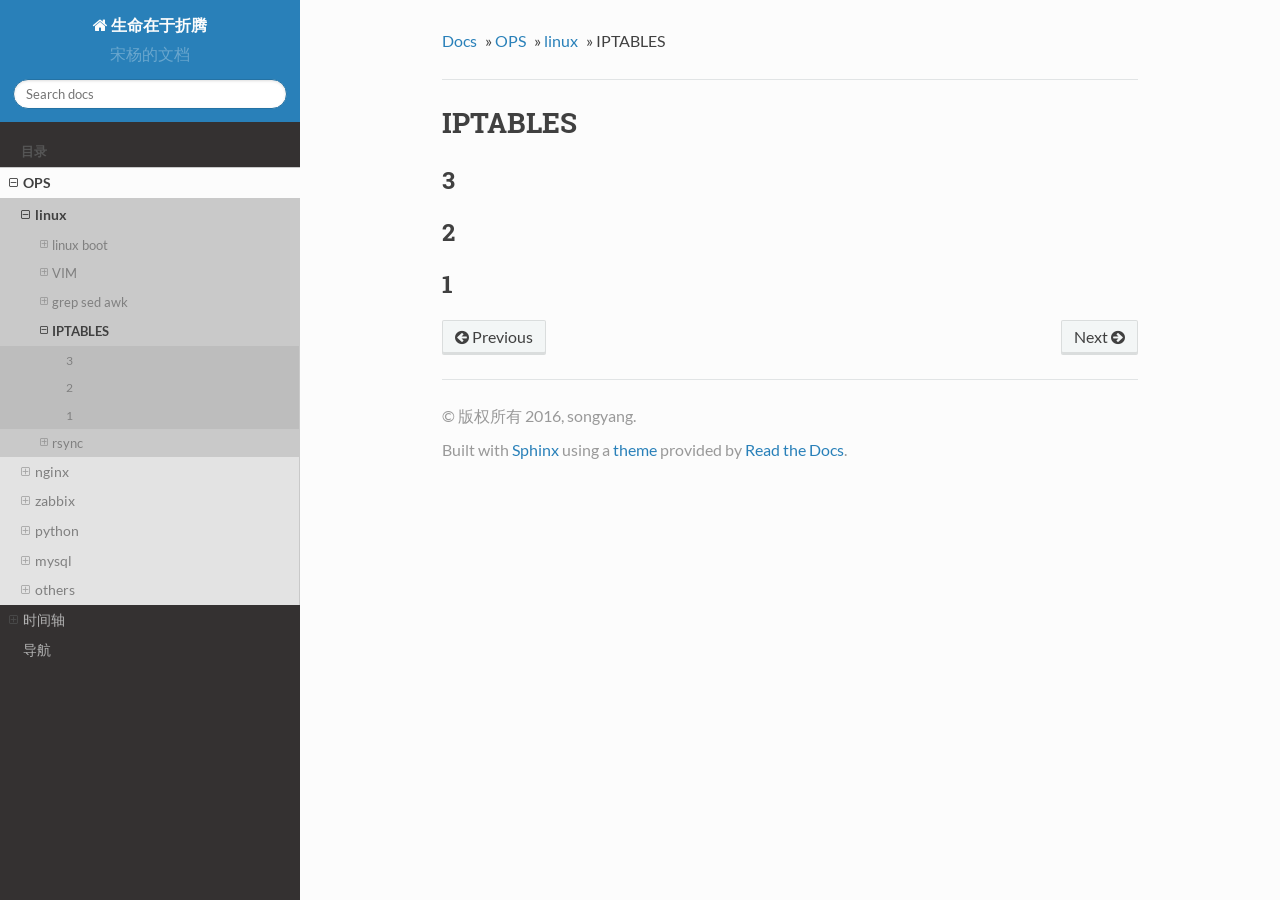
<file: mydoc/ops/linux/iptables/index.html>
<!DOCTYPE html>
<!--[if IE 8]><html class="no-js lt-ie9" lang="en" > <![endif]-->
<!--[if gt IE 8]><!--> <html class="no-js" lang="en" > <!--<![endif]-->
<head>
  <meta charset="utf-8">
  
  <meta name="viewport" content="width=device-width, initial-scale=1.0">
  
  <title>IPTABLES &mdash; 生命在于折腾 宋杨的文档 文档</title>
  

  
  

  

  
  
    

  

  
  
    <link rel="stylesheet" href="../../../_static/css/theme.css" type="text/css" />
  

  

  
        <link rel="index" title="索引"
              href="../../../genindex.html"/>
        <link rel="search" title="搜索" href="../../../search.html"/>
    <link rel="top" title="生命在于折腾 宋杨的文档 文档" href="../../../index.html"/>
        <link rel="up" title="linux" href="../index.html"/>
        <link rel="next" title="rsync" href="../rsync/index.html"/>
        <link rel="prev" title="grep sed awk" href="../grep_sed_awk/index.html"/> 

  
  <script src="../../../_static/js/modernizr.min.js"></script>

</head>

<body class="wy-body-for-nav" role="document">

  <div class="wy-grid-for-nav">

    
    <nav data-toggle="wy-nav-shift" class="wy-nav-side">
      <div class="wy-side-scroll">
        <div class="wy-side-nav-search">
          

          
            <a href="../../../index.html" class="icon icon-home"> 生命在于折腾
          

          
          </a>

          
            
            
              <div class="version">
                宋杨的文档
              </div>
            
          

          
<div role="search">
  <form id="rtd-search-form" class="wy-form" action="../../../search.html" method="get">
    <input type="text" name="q" placeholder="Search docs" />
    <input type="hidden" name="check_keywords" value="yes" />
    <input type="hidden" name="area" value="default" />
  </form>
</div>

          
        </div>

        <div class="wy-menu wy-menu-vertical" data-spy="affix" role="navigation" aria-label="main navigation">
          
            
            
                <p class="caption"><span class="caption-text">目录</span></p>
<ul class="current">
<li class="toctree-l1 current"><a class="reference internal" href="../../index.html">OPS</a><ul class="current">
<li class="toctree-l2 current"><a class="reference internal" href="../index.html">linux</a><ul class="current">
<li class="toctree-l3"><a class="reference internal" href="../boot/index.html">linux boot</a><ul>
<li class="toctree-l4"><a class="reference internal" href="../boot/index.html#post">post</a></li>
<li class="toctree-l4"><a class="reference internal" href="../boot/index.html#bios">BIOS</a></li>
<li class="toctree-l4"><a class="reference internal" href="../boot/index.html#mbr-bootloader">MBR(bootloader)</a></li>
</ul>
</li>
<li class="toctree-l3"><a class="reference internal" href="../vim/index.html">VIM</a><ul>
<li class="toctree-l4"><a class="reference internal" href="../vim/index.html#k">1 K</a></li>
<li class="toctree-l4"><a class="reference internal" href="../vim/index.html#trouble-shooting">2 trouble shooting</a></li>
</ul>
</li>
<li class="toctree-l3"><a class="reference internal" href="../grep_sed_awk/index.html">grep sed awk</a><ul>
<li class="toctree-l4"><a class="reference internal" href="../grep_sed_awk/index.html#re">re</a></li>
<li class="toctree-l4"><a class="reference internal" href="../grep_sed_awk/index.html#grep">grep</a></li>
<li class="toctree-l4"><a class="reference internal" href="../grep_sed_awk/index.html#sed">sed</a></li>
<li class="toctree-l4"><a class="reference internal" href="../grep_sed_awk/index.html#awk">awk</a></li>
</ul>
</li>
<li class="toctree-l3 current"><a class="current reference internal" href="#">IPTABLES</a><ul>
<li class="toctree-l4"><a class="reference internal" href="#id1">3</a></li>
<li class="toctree-l4"><a class="reference internal" href="#id2">2</a></li>
<li class="toctree-l4"><a class="reference internal" href="#id3">1</a></li>
</ul>
</li>
<li class="toctree-l3"><a class="reference internal" href="../rsync/index.html">rsync</a><ul>
<li class="toctree-l4"><a class="reference internal" href="../rsync/index.html#rsync-ssh">1 rsync ssh</a></li>
<li class="toctree-l4"><a class="reference internal" href="../rsync/index.html#id2">2</a></li>
<li class="toctree-l4"><a class="reference internal" href="../rsync/index.html#id3">1</a></li>
</ul>
</li>
</ul>
</li>
<li class="toctree-l2"><a class="reference internal" href="../../nginx/index.html">nginx</a><ul>
<li class="toctree-l3"><a class="reference internal" href="../../nginx/index.html#install">install</a></li>
<li class="toctree-l3"><a class="reference internal" href="../../nginx/index.html#config">config</a></li>
<li class="toctree-l3"><a class="reference internal" href="../../nginx/index.html#cache">cache</a></li>
<li class="toctree-l3"><a class="reference internal" href="../../nginx/index.html#load-balance">load balance</a></li>
<li class="toctree-l3"><a class="reference internal" href="../../nginx/index.html#proxy">proxy</a></li>
</ul>
</li>
<li class="toctree-l2"><a class="reference internal" href="../../zabbix/index.html">zabbix</a><ul>
<li class="toctree-l3"><a class="reference internal" href="../../zabbix/index.html#basic">basic</a></li>
<li class="toctree-l3"><a class="reference internal" href="../../zabbix/index.html#id1">自动发现</a></li>
</ul>
</li>
<li class="toctree-l2"><a class="reference internal" href="../../python/index.html">python</a><ul>
<li class="toctree-l3"><a class="reference internal" href="../../python/index.html#ipython">ipython</a></li>
<li class="toctree-l3"><a class="reference internal" href="../../python/index.html#git">git</a></li>
<li class="toctree-l3"><a class="reference internal" href="../../python/index.html#list">list</a></li>
</ul>
</li>
<li class="toctree-l2"><a class="reference internal" href="../../mysql/index.html">mysql</a><ul>
<li class="toctree-l3"><a class="reference internal" href="../../mysql/index.html#install">install</a></li>
<li class="toctree-l3"><a class="reference internal" href="../../mysql/index.html#master-slave">master/slave</a></li>
</ul>
</li>
<li class="toctree-l2"><a class="reference internal" href="../../others.html">others</a><ul>
<li class="toctree-l3"><a class="reference internal" href="../../sphinx/sphinx.html">starting sphinx</a><ul>
<li class="toctree-l4"><a class="reference internal" href="../../sphinx/sphinx.html#id1">1. 标题</a></li>
<li class="toctree-l4"><a class="reference internal" href="../../sphinx/sphinx.html#id2">2. 文本</a></li>
<li class="toctree-l4"><a class="reference internal" href="../../sphinx/sphinx.html#id3">3. 列表</a></li>
<li class="toctree-l4"><a class="reference internal" href="../../sphinx/sphinx.html#id4">4. 图片</a></li>
<li class="toctree-l4"><a class="reference internal" href="../../sphinx/sphinx.html#id5">5. 警告</a></li>
<li class="toctree-l4"><a class="reference internal" href="../../sphinx/sphinx.html#id6">6. 表格</a></li>
<li class="toctree-l4"><a class="reference internal" href="../../sphinx/sphinx.html#id7">7. 超链接</a></li>
<li class="toctree-l4"><a class="reference internal" href="../../sphinx/sphinx.html#id9">8. 词汇表</a></li>
<li class="toctree-l4"><a class="reference internal" href="../../sphinx/sphinx.html#id10">9. 代码高亮</a></li>
</ul>
</li>
</ul>
</li>
</ul>
</li>
<li class="toctree-l1"><a class="reference internal" href="../../../time_axis.html">时间轴</a><ul>
<li class="toctree-l2"><a class="reference internal" href="../../../time_axis.html#id2">2016-12</a></li>
<li class="toctree-l2"><a class="reference internal" href="../../../time_axis.html#id3">2016-11</a></li>
<li class="toctree-l2"><a class="reference internal" href="../../../time_axis.html#id4">2016-10</a></li>
</ul>
</li>
<li class="toctree-l1"><a class="reference internal" href="../../../links.html">导航</a></li>
</ul>

            
          
        </div>
      </div>
    </nav>

    <section data-toggle="wy-nav-shift" class="wy-nav-content-wrap">

      
      <nav class="wy-nav-top" role="navigation" aria-label="top navigation">
        <i data-toggle="wy-nav-top" class="fa fa-bars"></i>
        <a href="../../../index.html">生命在于折腾</a>
      </nav>


      
      <div class="wy-nav-content">
        <div class="rst-content">
          

 



<div role="navigation" aria-label="breadcrumbs navigation">
  <ul class="wy-breadcrumbs">
    <li><a href="../../../index.html">Docs</a> &raquo;</li>
      
          <li><a href="../../index.html">OPS</a> &raquo;</li>
      
          <li><a href="../index.html">linux</a> &raquo;</li>
      
    <li>IPTABLES</li>
      <li class="wy-breadcrumbs-aside">
        
          
        
      </li>
  </ul>
  <hr/>
</div>
          <div role="main" class="document" itemscope="itemscope" itemtype="http://schema.org/Article">
           <div itemprop="articleBody">
            
  <div class="section" id="iptables">
<h1>IPTABLES<a class="headerlink" href="#iptables" title="永久链接至标题">¶</a></h1>
<div class="section" id="id1">
<h2>3<a class="headerlink" href="#id1" title="永久链接至标题">¶</a></h2>
</div>
<div class="section" id="id2">
<h2>2<a class="headerlink" href="#id2" title="永久链接至标题">¶</a></h2>
</div>
<div class="section" id="id3">
<h2>1<a class="headerlink" href="#id3" title="永久链接至标题">¶</a></h2>
</div>
</div>


           </div>
          </div>
          <footer>
  
    <div class="rst-footer-buttons" role="navigation" aria-label="footer navigation">
      
        <a href="../rsync/index.html" class="btn btn-neutral float-right" title="rsync" accesskey="n">Next <span class="fa fa-arrow-circle-right"></span></a>
      
      
        <a href="../grep_sed_awk/index.html" class="btn btn-neutral" title="grep sed awk" accesskey="p"><span class="fa fa-arrow-circle-left"></span> Previous</a>
      
    </div>
  

  <hr/>

  <div role="contentinfo">
    <p>
        &copy; 版权所有 2016, songyang.

    </p>
  </div>
  Built with <a href="http://sphinx-doc.org/">Sphinx</a> using a <a href="https://github.com/snide/sphinx_rtd_theme">theme</a> provided by <a href="https://readthedocs.org">Read the Docs</a>. 

</footer>

        </div>
      </div>

    </section>

  </div>
  


  

    <script type="text/javascript">
        var DOCUMENTATION_OPTIONS = {
            URL_ROOT:'../../../',
            VERSION:'宋杨的文档',
            COLLAPSE_INDEX:false,
            FILE_SUFFIX:'.html',
            HAS_SOURCE:  true
        };
    </script>
      <script type="text/javascript" src="../../../_static/jquery.js"></script>
      <script type="text/javascript" src="../../../_static/underscore.js"></script>
      <script type="text/javascript" src="../../../_static/doctools.js"></script>
      <script type="text/javascript" src="../../../_static/translations.js"></script>

  

  
  
    <script type="text/javascript" src="../../../_static/js/theme.js"></script>
  

  
  
  <script type="text/javascript">
      jQuery(function () {
          SphinxRtdTheme.StickyNav.enable();
      });
  </script>
   

</body>
</html>
</file>
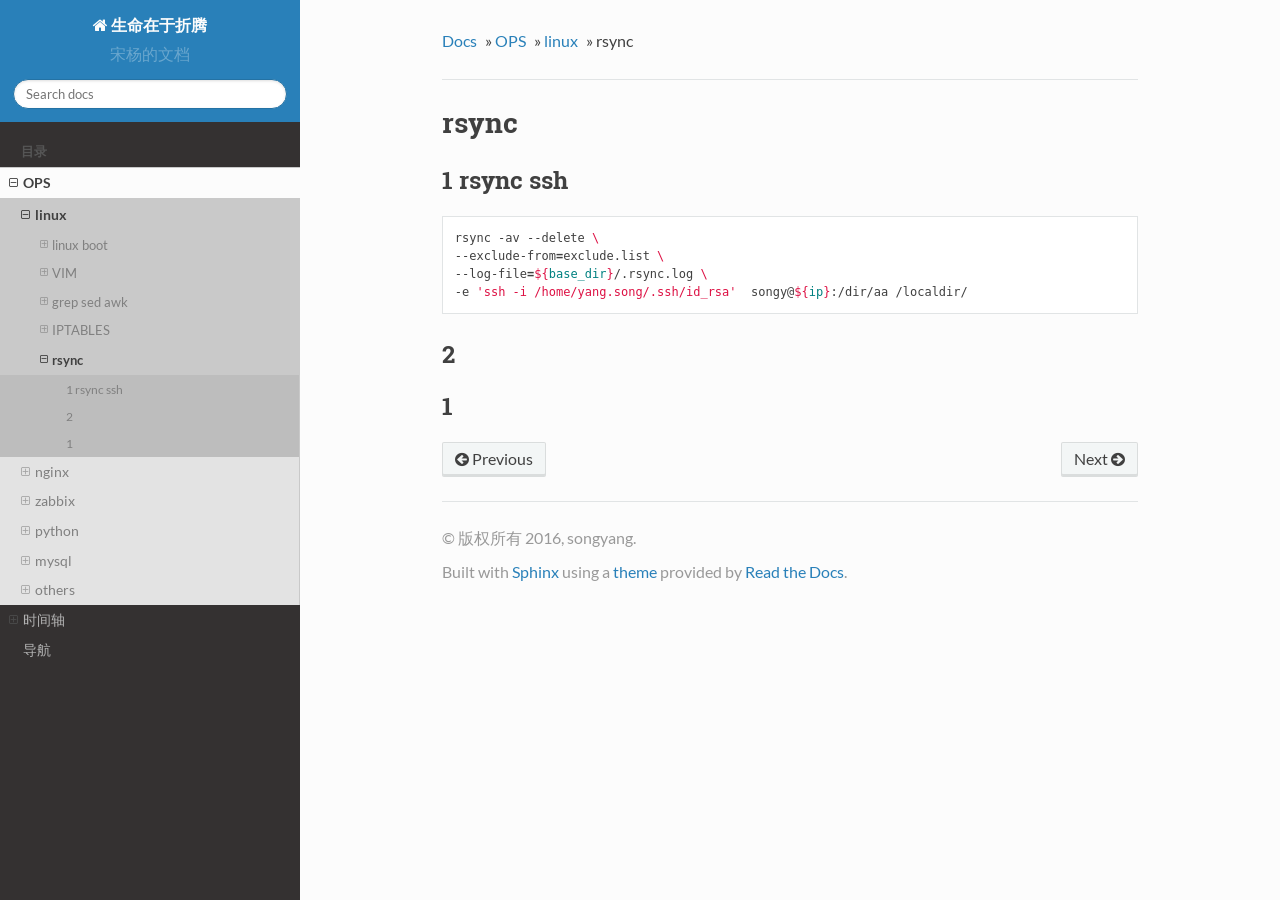
<file: mydoc/ops/linux/rsync/index.html>
<!DOCTYPE html>
<!--[if IE 8]><html class="no-js lt-ie9" lang="en" > <![endif]-->
<!--[if gt IE 8]><!--> <html class="no-js" lang="en" > <!--<![endif]-->
<head>
  <meta charset="utf-8">
  
  <meta name="viewport" content="width=device-width, initial-scale=1.0">
  
  <title>rsync &mdash; 生命在于折腾 宋杨的文档 文档</title>
  

  
  

  

  
  
    

  

  
  
    <link rel="stylesheet" href="../../../_static/css/theme.css" type="text/css" />
  

  

  
        <link rel="index" title="索引"
              href="../../../genindex.html"/>
        <link rel="search" title="搜索" href="../../../search.html"/>
    <link rel="top" title="生命在于折腾 宋杨的文档 文档" href="../../../index.html"/>
        <link rel="up" title="linux" href="../index.html"/>
        <link rel="next" title="nginx" href="../../nginx/index.html"/>
        <link rel="prev" title="IPTABLES" href="../iptables/index.html"/> 

  
  <script src="../../../_static/js/modernizr.min.js"></script>

</head>

<body class="wy-body-for-nav" role="document">

  <div class="wy-grid-for-nav">

    
    <nav data-toggle="wy-nav-shift" class="wy-nav-side">
      <div class="wy-side-scroll">
        <div class="wy-side-nav-search">
          

          
            <a href="../../../index.html" class="icon icon-home"> 生命在于折腾
          

          
          </a>

          
            
            
              <div class="version">
                宋杨的文档
              </div>
            
          

          
<div role="search">
  <form id="rtd-search-form" class="wy-form" action="../../../search.html" method="get">
    <input type="text" name="q" placeholder="Search docs" />
    <input type="hidden" name="check_keywords" value="yes" />
    <input type="hidden" name="area" value="default" />
  </form>
</div>

          
        </div>

        <div class="wy-menu wy-menu-vertical" data-spy="affix" role="navigation" aria-label="main navigation">
          
            
            
                <p class="caption"><span class="caption-text">目录</span></p>
<ul class="current">
<li class="toctree-l1 current"><a class="reference internal" href="../../index.html">OPS</a><ul class="current">
<li class="toctree-l2 current"><a class="reference internal" href="../index.html">linux</a><ul class="current">
<li class="toctree-l3"><a class="reference internal" href="../boot/index.html">linux boot</a><ul>
<li class="toctree-l4"><a class="reference internal" href="../boot/index.html#post">post</a></li>
<li class="toctree-l4"><a class="reference internal" href="../boot/index.html#bios">BIOS</a></li>
<li class="toctree-l4"><a class="reference internal" href="../boot/index.html#mbr-bootloader">MBR(bootloader)</a></li>
</ul>
</li>
<li class="toctree-l3"><a class="reference internal" href="../vim/index.html">VIM</a><ul>
<li class="toctree-l4"><a class="reference internal" href="../vim/index.html#k">1 K</a></li>
<li class="toctree-l4"><a class="reference internal" href="../vim/index.html#trouble-shooting">2 trouble shooting</a></li>
</ul>
</li>
<li class="toctree-l3"><a class="reference internal" href="../grep_sed_awk/index.html">grep sed awk</a><ul>
<li class="toctree-l4"><a class="reference internal" href="../grep_sed_awk/index.html#re">re</a></li>
<li class="toctree-l4"><a class="reference internal" href="../grep_sed_awk/index.html#grep">grep</a></li>
<li class="toctree-l4"><a class="reference internal" href="../grep_sed_awk/index.html#sed">sed</a></li>
<li class="toctree-l4"><a class="reference internal" href="../grep_sed_awk/index.html#awk">awk</a></li>
</ul>
</li>
<li class="toctree-l3"><a class="reference internal" href="../iptables/index.html">IPTABLES</a><ul>
<li class="toctree-l4"><a class="reference internal" href="../iptables/index.html#id1">3</a></li>
<li class="toctree-l4"><a class="reference internal" href="../iptables/index.html#id2">2</a></li>
<li class="toctree-l4"><a class="reference internal" href="../iptables/index.html#id3">1</a></li>
</ul>
</li>
<li class="toctree-l3 current"><a class="current reference internal" href="#">rsync</a><ul>
<li class="toctree-l4"><a class="reference internal" href="#rsync-ssh">1 rsync ssh</a></li>
<li class="toctree-l4"><a class="reference internal" href="#id2">2</a></li>
<li class="toctree-l4"><a class="reference internal" href="#id3">1</a></li>
</ul>
</li>
</ul>
</li>
<li class="toctree-l2"><a class="reference internal" href="../../nginx/index.html">nginx</a><ul>
<li class="toctree-l3"><a class="reference internal" href="../../nginx/index.html#install">install</a></li>
<li class="toctree-l3"><a class="reference internal" href="../../nginx/index.html#config">config</a></li>
<li class="toctree-l3"><a class="reference internal" href="../../nginx/index.html#cache">cache</a></li>
<li class="toctree-l3"><a class="reference internal" href="../../nginx/index.html#load-balance">load balance</a></li>
<li class="toctree-l3"><a class="reference internal" href="../../nginx/index.html#proxy">proxy</a></li>
</ul>
</li>
<li class="toctree-l2"><a class="reference internal" href="../../zabbix/index.html">zabbix</a><ul>
<li class="toctree-l3"><a class="reference internal" href="../../zabbix/index.html#basic">basic</a></li>
<li class="toctree-l3"><a class="reference internal" href="../../zabbix/index.html#id1">自动发现</a></li>
</ul>
</li>
<li class="toctree-l2"><a class="reference internal" href="../../python/index.html">python</a><ul>
<li class="toctree-l3"><a class="reference internal" href="../../python/index.html#ipython">ipython</a></li>
<li class="toctree-l3"><a class="reference internal" href="../../python/index.html#git">git</a></li>
<li class="toctree-l3"><a class="reference internal" href="../../python/index.html#list">list</a></li>
</ul>
</li>
<li class="toctree-l2"><a class="reference internal" href="../../mysql/index.html">mysql</a><ul>
<li class="toctree-l3"><a class="reference internal" href="../../mysql/index.html#install">install</a></li>
<li class="toctree-l3"><a class="reference internal" href="../../mysql/index.html#master-slave">master/slave</a></li>
</ul>
</li>
<li class="toctree-l2"><a class="reference internal" href="../../others.html">others</a><ul>
<li class="toctree-l3"><a class="reference internal" href="../../sphinx/sphinx.html">starting sphinx</a><ul>
<li class="toctree-l4"><a class="reference internal" href="../../sphinx/sphinx.html#id1">1. 标题</a></li>
<li class="toctree-l4"><a class="reference internal" href="../../sphinx/sphinx.html#id2">2. 文本</a></li>
<li class="toctree-l4"><a class="reference internal" href="../../sphinx/sphinx.html#id3">3. 列表</a></li>
<li class="toctree-l4"><a class="reference internal" href="../../sphinx/sphinx.html#id4">4. 图片</a></li>
<li class="toctree-l4"><a class="reference internal" href="../../sphinx/sphinx.html#id5">5. 警告</a></li>
<li class="toctree-l4"><a class="reference internal" href="../../sphinx/sphinx.html#id6">6. 表格</a></li>
<li class="toctree-l4"><a class="reference internal" href="../../sphinx/sphinx.html#id7">7. 超链接</a></li>
<li class="toctree-l4"><a class="reference internal" href="../../sphinx/sphinx.html#id9">8. 词汇表</a></li>
<li class="toctree-l4"><a class="reference internal" href="../../sphinx/sphinx.html#id10">9. 代码高亮</a></li>
</ul>
</li>
</ul>
</li>
</ul>
</li>
<li class="toctree-l1"><a class="reference internal" href="../../../time_axis.html">时间轴</a><ul>
<li class="toctree-l2"><a class="reference internal" href="../../../time_axis.html#id2">2016-12</a></li>
<li class="toctree-l2"><a class="reference internal" href="../../../time_axis.html#id3">2016-11</a></li>
<li class="toctree-l2"><a class="reference internal" href="../../../time_axis.html#id4">2016-10</a></li>
</ul>
</li>
<li class="toctree-l1"><a class="reference internal" href="../../../links.html">导航</a></li>
</ul>

            
          
        </div>
      </div>
    </nav>

    <section data-toggle="wy-nav-shift" class="wy-nav-content-wrap">

      
      <nav class="wy-nav-top" role="navigation" aria-label="top navigation">
        <i data-toggle="wy-nav-top" class="fa fa-bars"></i>
        <a href="../../../index.html">生命在于折腾</a>
      </nav>


      
      <div class="wy-nav-content">
        <div class="rst-content">
          

 



<div role="navigation" aria-label="breadcrumbs navigation">
  <ul class="wy-breadcrumbs">
    <li><a href="../../../index.html">Docs</a> &raquo;</li>
      
          <li><a href="../../index.html">OPS</a> &raquo;</li>
      
          <li><a href="../index.html">linux</a> &raquo;</li>
      
    <li>rsync</li>
      <li class="wy-breadcrumbs-aside">
        
          
        
      </li>
  </ul>
  <hr/>
</div>
          <div role="main" class="document" itemscope="itemscope" itemtype="http://schema.org/Article">
           <div itemprop="articleBody">
            
  <div class="section" id="rsync">
<h1>rsync<a class="headerlink" href="#rsync" title="永久链接至标题">¶</a></h1>
<div class="section" id="rsync-ssh">
<span id="id1"></span><h2>1 rsync ssh<a class="headerlink" href="#rsync-ssh" title="永久链接至标题">¶</a></h2>
<div class="highlight-bash"><div class="highlight"><pre><span></span>rsync -av --delete <span class="se">\</span>
--exclude-from<span class="o">=</span>exclude.list <span class="se">\</span>
--log-file<span class="o">=</span><span class="si">${</span><span class="nv">base_dir</span><span class="si">}</span>/.rsync.log <span class="se">\</span>
-e <span class="s1">&#39;ssh -i /home/yang.song/.ssh/id_rsa&#39;</span>  songy@<span class="si">${</span><span class="nv">ip</span><span class="si">}</span>:/dir/aa /localdir/
</pre></div>
</div>
</div>
<div class="section" id="id2">
<h2>2<a class="headerlink" href="#id2" title="永久链接至标题">¶</a></h2>
</div>
<div class="section" id="id3">
<h2>1<a class="headerlink" href="#id3" title="永久链接至标题">¶</a></h2>
</div>
</div>


           </div>
          </div>
          <footer>
  
    <div class="rst-footer-buttons" role="navigation" aria-label="footer navigation">
      
        <a href="../../nginx/index.html" class="btn btn-neutral float-right" title="nginx" accesskey="n">Next <span class="fa fa-arrow-circle-right"></span></a>
      
      
        <a href="../iptables/index.html" class="btn btn-neutral" title="IPTABLES" accesskey="p"><span class="fa fa-arrow-circle-left"></span> Previous</a>
      
    </div>
  

  <hr/>

  <div role="contentinfo">
    <p>
        &copy; 版权所有 2016, songyang.

    </p>
  </div>
  Built with <a href="http://sphinx-doc.org/">Sphinx</a> using a <a href="https://github.com/snide/sphinx_rtd_theme">theme</a> provided by <a href="https://readthedocs.org">Read the Docs</a>. 

</footer>

        </div>
      </div>

    </section>

  </div>
  


  

    <script type="text/javascript">
        var DOCUMENTATION_OPTIONS = {
            URL_ROOT:'../../../',
            VERSION:'宋杨的文档',
            COLLAPSE_INDEX:false,
            FILE_SUFFIX:'.html',
            HAS_SOURCE:  true
        };
    </script>
      <script type="text/javascript" src="../../../_static/jquery.js"></script>
      <script type="text/javascript" src="../../../_static/underscore.js"></script>
      <script type="text/javascript" src="../../../_static/doctools.js"></script>
      <script type="text/javascript" src="../../../_static/translations.js"></script>

  

  
  
    <script type="text/javascript" src="../../../_static/js/theme.js"></script>
  

  
  
  <script type="text/javascript">
      jQuery(function () {
          SphinxRtdTheme.StickyNav.enable();
      });
  </script>
   

</body>
</html>
</file>
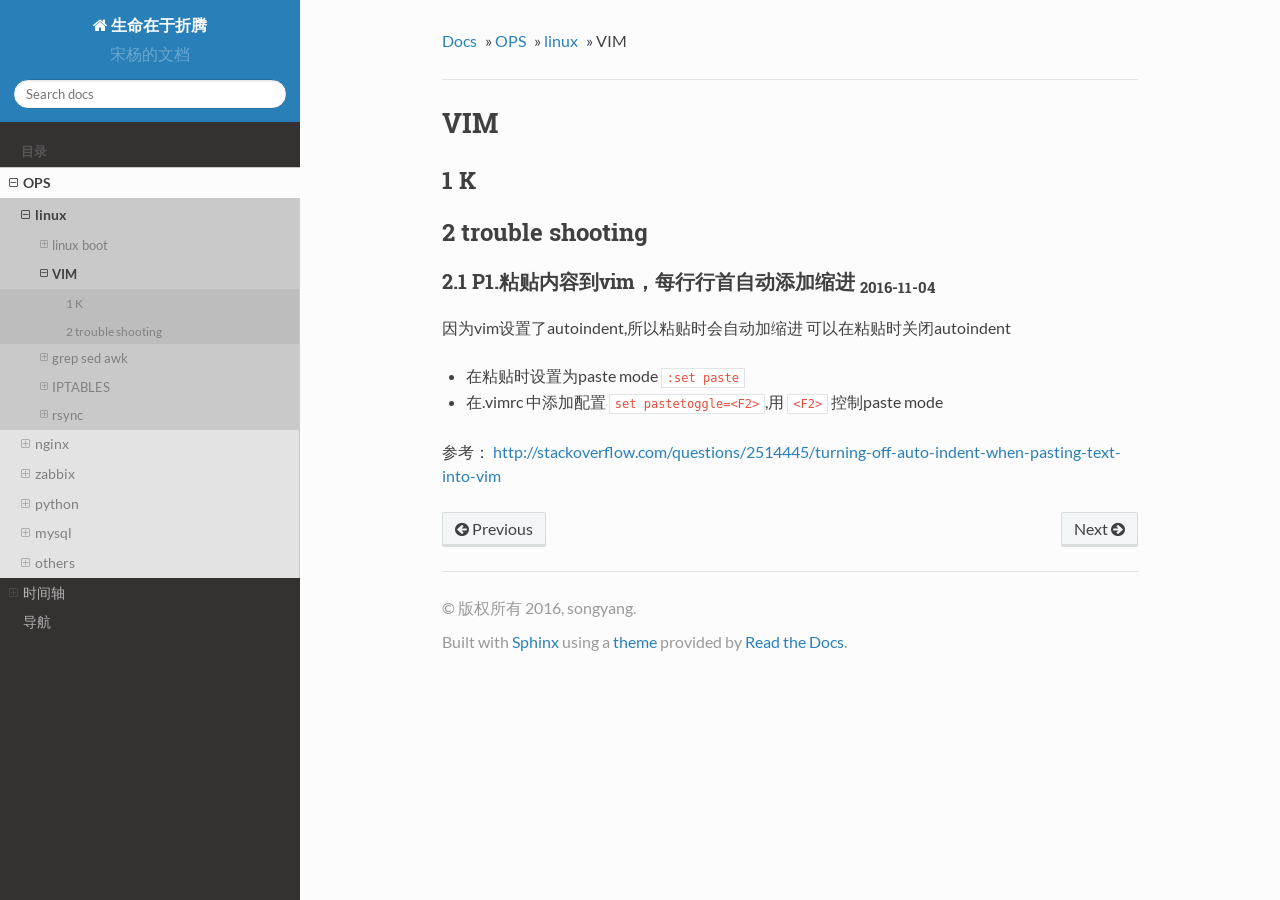
<file: mydoc/ops/linux/vim/index.html>
<!DOCTYPE html>
<!--[if IE 8]><html class="no-js lt-ie9" lang="en" > <![endif]-->
<!--[if gt IE 8]><!--> <html class="no-js" lang="en" > <!--<![endif]-->
<head>
  <meta charset="utf-8">
  
  <meta name="viewport" content="width=device-width, initial-scale=1.0">
  
  <title>VIM &mdash; 生命在于折腾 宋杨的文档 文档</title>
  

  
  

  

  
  
    

  

  
  
    <link rel="stylesheet" href="../../../_static/css/theme.css" type="text/css" />
  

  

  
        <link rel="index" title="索引"
              href="../../../genindex.html"/>
        <link rel="search" title="搜索" href="../../../search.html"/>
    <link rel="top" title="生命在于折腾 宋杨的文档 文档" href="../../../index.html"/>
        <link rel="up" title="linux" href="../index.html"/>
        <link rel="next" title="grep sed awk" href="../grep_sed_awk/index.html"/>
        <link rel="prev" title="linux boot" href="../boot/index.html"/> 

  
  <script src="../../../_static/js/modernizr.min.js"></script>

</head>

<body class="wy-body-for-nav" role="document">

  <div class="wy-grid-for-nav">

    
    <nav data-toggle="wy-nav-shift" class="wy-nav-side">
      <div class="wy-side-scroll">
        <div class="wy-side-nav-search">
          

          
            <a href="../../../index.html" class="icon icon-home"> 生命在于折腾
          

          
          </a>

          
            
            
              <div class="version">
                宋杨的文档
              </div>
            
          

          
<div role="search">
  <form id="rtd-search-form" class="wy-form" action="../../../search.html" method="get">
    <input type="text" name="q" placeholder="Search docs" />
    <input type="hidden" name="check_keywords" value="yes" />
    <input type="hidden" name="area" value="default" />
  </form>
</div>

          
        </div>

        <div class="wy-menu wy-menu-vertical" data-spy="affix" role="navigation" aria-label="main navigation">
          
            
            
                <p class="caption"><span class="caption-text">目录</span></p>
<ul class="current">
<li class="toctree-l1 current"><a class="reference internal" href="../../index.html">OPS</a><ul class="current">
<li class="toctree-l2 current"><a class="reference internal" href="../index.html">linux</a><ul class="current">
<li class="toctree-l3"><a class="reference internal" href="../boot/index.html">linux boot</a><ul>
<li class="toctree-l4"><a class="reference internal" href="../boot/index.html#post">post</a></li>
<li class="toctree-l4"><a class="reference internal" href="../boot/index.html#bios">BIOS</a></li>
<li class="toctree-l4"><a class="reference internal" href="../boot/index.html#mbr-bootloader">MBR(bootloader)</a></li>
</ul>
</li>
<li class="toctree-l3 current"><a class="current reference internal" href="#">VIM</a><ul>
<li class="toctree-l4"><a class="reference internal" href="#k">1 K</a></li>
<li class="toctree-l4"><a class="reference internal" href="#trouble-shooting">2 trouble shooting</a></li>
</ul>
</li>
<li class="toctree-l3"><a class="reference internal" href="../grep_sed_awk/index.html">grep sed awk</a><ul>
<li class="toctree-l4"><a class="reference internal" href="../grep_sed_awk/index.html#re">re</a></li>
<li class="toctree-l4"><a class="reference internal" href="../grep_sed_awk/index.html#grep">grep</a></li>
<li class="toctree-l4"><a class="reference internal" href="../grep_sed_awk/index.html#sed">sed</a></li>
<li class="toctree-l4"><a class="reference internal" href="../grep_sed_awk/index.html#awk">awk</a></li>
</ul>
</li>
<li class="toctree-l3"><a class="reference internal" href="../iptables/index.html">IPTABLES</a><ul>
<li class="toctree-l4"><a class="reference internal" href="../iptables/index.html#id1">3</a></li>
<li class="toctree-l4"><a class="reference internal" href="../iptables/index.html#id2">2</a></li>
<li class="toctree-l4"><a class="reference internal" href="../iptables/index.html#id3">1</a></li>
</ul>
</li>
<li class="toctree-l3"><a class="reference internal" href="../rsync/index.html">rsync</a><ul>
<li class="toctree-l4"><a class="reference internal" href="../rsync/index.html#rsync-ssh">1 rsync ssh</a></li>
<li class="toctree-l4"><a class="reference internal" href="../rsync/index.html#id2">2</a></li>
<li class="toctree-l4"><a class="reference internal" href="../rsync/index.html#id3">1</a></li>
</ul>
</li>
</ul>
</li>
<li class="toctree-l2"><a class="reference internal" href="../../nginx/index.html">nginx</a><ul>
<li class="toctree-l3"><a class="reference internal" href="../../nginx/index.html#install">install</a></li>
<li class="toctree-l3"><a class="reference internal" href="../../nginx/index.html#config">config</a></li>
<li class="toctree-l3"><a class="reference internal" href="../../nginx/index.html#cache">cache</a></li>
<li class="toctree-l3"><a class="reference internal" href="../../nginx/index.html#load-balance">load balance</a></li>
<li class="toctree-l3"><a class="reference internal" href="../../nginx/index.html#proxy">proxy</a></li>
</ul>
</li>
<li class="toctree-l2"><a class="reference internal" href="../../zabbix/index.html">zabbix</a><ul>
<li class="toctree-l3"><a class="reference internal" href="../../zabbix/index.html#basic">basic</a></li>
<li class="toctree-l3"><a class="reference internal" href="../../zabbix/index.html#id1">自动发现</a></li>
</ul>
</li>
<li class="toctree-l2"><a class="reference internal" href="../../python/index.html">python</a><ul>
<li class="toctree-l3"><a class="reference internal" href="../../python/index.html#ipython">ipython</a></li>
<li class="toctree-l3"><a class="reference internal" href="../../python/index.html#git">git</a></li>
<li class="toctree-l3"><a class="reference internal" href="../../python/index.html#list">list</a></li>
</ul>
</li>
<li class="toctree-l2"><a class="reference internal" href="../../mysql/index.html">mysql</a><ul>
<li class="toctree-l3"><a class="reference internal" href="../../mysql/index.html#install">install</a></li>
<li class="toctree-l3"><a class="reference internal" href="../../mysql/index.html#master-slave">master/slave</a></li>
</ul>
</li>
<li class="toctree-l2"><a class="reference internal" href="../../others.html">others</a><ul>
<li class="toctree-l3"><a class="reference internal" href="../../sphinx/sphinx.html">starting sphinx</a><ul>
<li class="toctree-l4"><a class="reference internal" href="../../sphinx/sphinx.html#id1">1. 标题</a></li>
<li class="toctree-l4"><a class="reference internal" href="../../sphinx/sphinx.html#id2">2. 文本</a></li>
<li class="toctree-l4"><a class="reference internal" href="../../sphinx/sphinx.html#id3">3. 列表</a></li>
<li class="toctree-l4"><a class="reference internal" href="../../sphinx/sphinx.html#id4">4. 图片</a></li>
<li class="toctree-l4"><a class="reference internal" href="../../sphinx/sphinx.html#id5">5. 警告</a></li>
<li class="toctree-l4"><a class="reference internal" href="../../sphinx/sphinx.html#id6">6. 表格</a></li>
<li class="toctree-l4"><a class="reference internal" href="../../sphinx/sphinx.html#id7">7. 超链接</a></li>
<li class="toctree-l4"><a class="reference internal" href="../../sphinx/sphinx.html#id9">8. 词汇表</a></li>
<li class="toctree-l4"><a class="reference internal" href="../../sphinx/sphinx.html#id10">9. 代码高亮</a></li>
</ul>
</li>
</ul>
</li>
</ul>
</li>
<li class="toctree-l1"><a class="reference internal" href="../../../time_axis.html">时间轴</a><ul>
<li class="toctree-l2"><a class="reference internal" href="../../../time_axis.html#id2">2016-12</a></li>
<li class="toctree-l2"><a class="reference internal" href="../../../time_axis.html#id3">2016-11</a></li>
<li class="toctree-l2"><a class="reference internal" href="../../../time_axis.html#id4">2016-10</a></li>
</ul>
</li>
<li class="toctree-l1"><a class="reference internal" href="../../../links.html">导航</a></li>
</ul>

            
          
        </div>
      </div>
    </nav>

    <section data-toggle="wy-nav-shift" class="wy-nav-content-wrap">

      
      <nav class="wy-nav-top" role="navigation" aria-label="top navigation">
        <i data-toggle="wy-nav-top" class="fa fa-bars"></i>
        <a href="../../../index.html">生命在于折腾</a>
      </nav>


      
      <div class="wy-nav-content">
        <div class="rst-content">
          

 



<div role="navigation" aria-label="breadcrumbs navigation">
  <ul class="wy-breadcrumbs">
    <li><a href="../../../index.html">Docs</a> &raquo;</li>
      
          <li><a href="../../index.html">OPS</a> &raquo;</li>
      
          <li><a href="../index.html">linux</a> &raquo;</li>
      
    <li>VIM</li>
      <li class="wy-breadcrumbs-aside">
        
          
        
      </li>
  </ul>
  <hr/>
</div>
          <div role="main" class="document" itemscope="itemscope" itemtype="http://schema.org/Article">
           <div itemprop="articleBody">
            
  <div class="section" id="vim">
<h1>VIM<a class="headerlink" href="#vim" title="永久链接至标题">¶</a></h1>
<div class="section" id="k">
<h2>1 K<a class="headerlink" href="#k" title="永久链接至标题">¶</a></h2>
</div>
<div class="section" id="trouble-shooting">
<h2>2 trouble shooting<a class="headerlink" href="#trouble-shooting" title="永久链接至标题">¶</a></h2>
<div class="section" id="p1-vim-2016-11-04">
<h3>2.1 P1.粘贴内容到vim，每行行首自动添加缩进 <sub>2016-11-04</sub><a class="headerlink" href="#p1-vim-2016-11-04" title="永久链接至标题">¶</a></h3>
<p>因为vim设置了autoindent,所以粘贴时会自动加缩进
可以在粘贴时关闭autoindent</p>
<ul class="simple">
<li>在粘贴时设置为paste mode <code class="docutils literal"><span class="pre">:set</span> <span class="pre">paste</span></code></li>
<li>在.vimrc 中添加配置 <code class="docutils literal"><span class="pre">set</span> <span class="pre">pastetoggle=&lt;F2&gt;</span></code>,用 <code class="docutils literal"><span class="pre">&lt;F2&gt;</span></code> 控制paste mode</li>
</ul>
<p>参考： <a class="reference external" href="http://stackoverflow.com/questions/2514445/turning-off-auto-indent-when-pasting-text-into-vim">http://stackoverflow.com/questions/2514445/turning-off-auto-indent-when-pasting-text-into-vim</a></p>
</div>
</div>
</div>


           </div>
          </div>
          <footer>
  
    <div class="rst-footer-buttons" role="navigation" aria-label="footer navigation">
      
        <a href="../grep_sed_awk/index.html" class="btn btn-neutral float-right" title="grep sed awk" accesskey="n">Next <span class="fa fa-arrow-circle-right"></span></a>
      
      
        <a href="../boot/index.html" class="btn btn-neutral" title="linux boot" accesskey="p"><span class="fa fa-arrow-circle-left"></span> Previous</a>
      
    </div>
  

  <hr/>

  <div role="contentinfo">
    <p>
        &copy; 版权所有 2016, songyang.

    </p>
  </div>
  Built with <a href="http://sphinx-doc.org/">Sphinx</a> using a <a href="https://github.com/snide/sphinx_rtd_theme">theme</a> provided by <a href="https://readthedocs.org">Read the Docs</a>. 

</footer>

        </div>
      </div>

    </section>

  </div>
  


  

    <script type="text/javascript">
        var DOCUMENTATION_OPTIONS = {
            URL_ROOT:'../../../',
            VERSION:'宋杨的文档',
            COLLAPSE_INDEX:false,
            FILE_SUFFIX:'.html',
            HAS_SOURCE:  true
        };
    </script>
      <script type="text/javascript" src="../../../_static/jquery.js"></script>
      <script type="text/javascript" src="../../../_static/underscore.js"></script>
      <script type="text/javascript" src="../../../_static/doctools.js"></script>
      <script type="text/javascript" src="../../../_static/translations.js"></script>

  

  
  
    <script type="text/javascript" src="../../../_static/js/theme.js"></script>
  

  
  
  <script type="text/javascript">
      jQuery(function () {
          SphinxRtdTheme.StickyNav.enable();
      });
  </script>
   

</body>
</html>
</file>
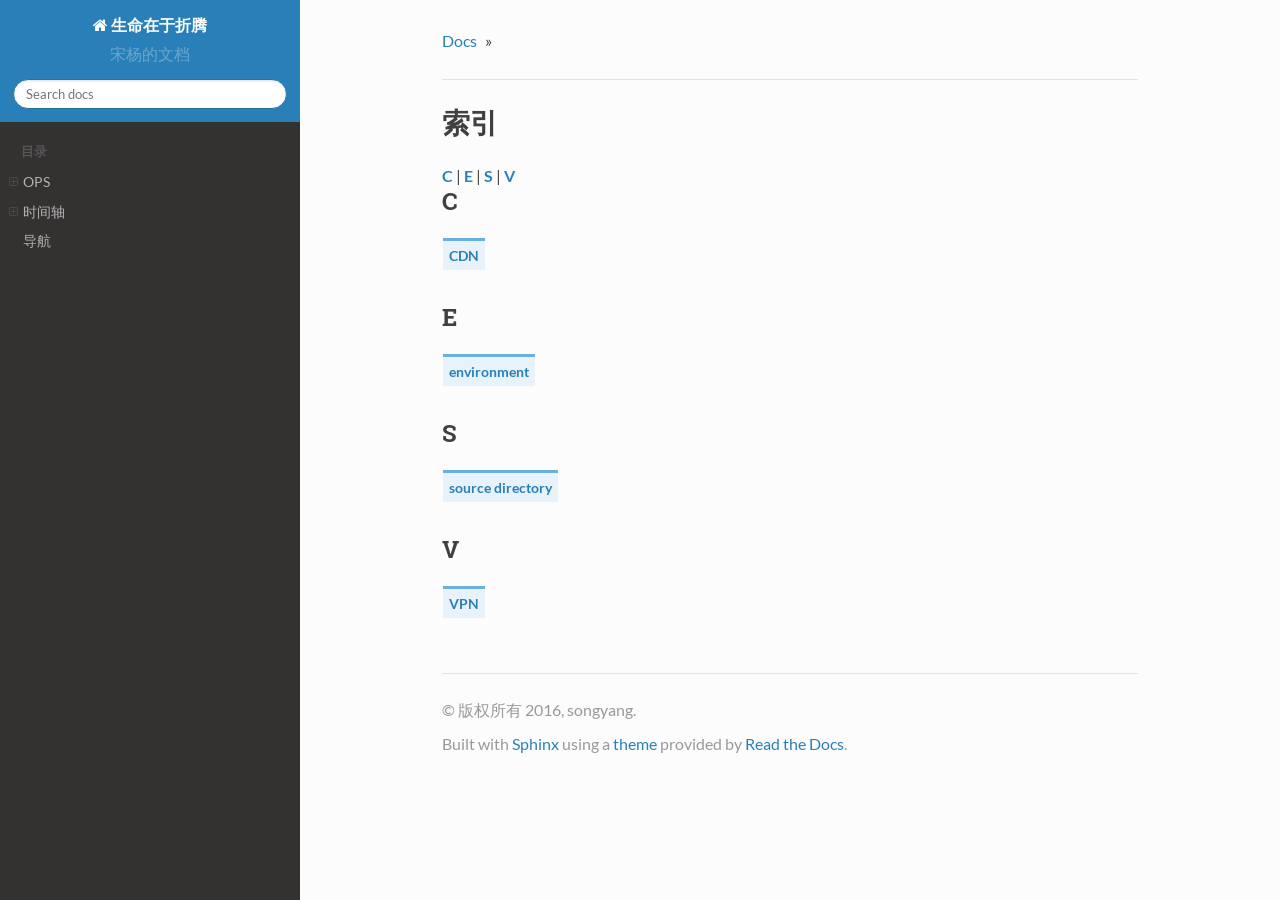
<file: mydoc/genindex.html>
<!DOCTYPE html>
<!--[if IE 8]><html class="no-js lt-ie9" lang="en" > <![endif]-->
<!--[if gt IE 8]><!--> <html class="no-js" lang="en" > <!--<![endif]-->
<head>
  <meta charset="utf-8">
  
  <meta name="viewport" content="width=device-width, initial-scale=1.0">
  
  <title>索引 &mdash; 生命在于折腾 宋杨的文档 文档</title>
  

  
  

  

  
  
    

  

  
  
    <link rel="stylesheet" href="_static/css/theme.css" type="text/css" />
  

  

  
        <link rel="index" title="索引"
              href="#"/>
        <link rel="search" title="搜索" href="search.html"/>
    <link rel="top" title="生命在于折腾 宋杨的文档 文档" href="index.html"/> 

  
  <script src="_static/js/modernizr.min.js"></script>

</head>

<body class="wy-body-for-nav" role="document">

  <div class="wy-grid-for-nav">

    
    <nav data-toggle="wy-nav-shift" class="wy-nav-side">
      <div class="wy-side-scroll">
        <div class="wy-side-nav-search">
          

          
            <a href="index.html" class="icon icon-home"> 生命在于折腾
          

          
          </a>

          
            
            
              <div class="version">
                宋杨的文档
              </div>
            
          

          
<div role="search">
  <form id="rtd-search-form" class="wy-form" action="search.html" method="get">
    <input type="text" name="q" placeholder="Search docs" />
    <input type="hidden" name="check_keywords" value="yes" />
    <input type="hidden" name="area" value="default" />
  </form>
</div>

          
        </div>

        <div class="wy-menu wy-menu-vertical" data-spy="affix" role="navigation" aria-label="main navigation">
          
            
            
                <p class="caption"><span class="caption-text">目录</span></p>
<ul>
<li class="toctree-l1"><a class="reference internal" href="ops/index.html">OPS</a><ul>
<li class="toctree-l2"><a class="reference internal" href="ops/linux/index.html">linux</a><ul>
<li class="toctree-l3"><a class="reference internal" href="ops/linux/boot/index.html">linux boot</a><ul>
<li class="toctree-l4"><a class="reference internal" href="ops/linux/boot/index.html#post">post</a></li>
<li class="toctree-l4"><a class="reference internal" href="ops/linux/boot/index.html#bios">BIOS</a></li>
<li class="toctree-l4"><a class="reference internal" href="ops/linux/boot/index.html#mbr-bootloader">MBR(bootloader)</a></li>
</ul>
</li>
<li class="toctree-l3"><a class="reference internal" href="ops/linux/vim/index.html">VIM</a><ul>
<li class="toctree-l4"><a class="reference internal" href="ops/linux/vim/index.html#k">1 K</a></li>
<li class="toctree-l4"><a class="reference internal" href="ops/linux/vim/index.html#trouble-shooting">2 trouble shooting</a></li>
</ul>
</li>
<li class="toctree-l3"><a class="reference internal" href="ops/linux/grep_sed_awk/index.html">grep sed awk</a><ul>
<li class="toctree-l4"><a class="reference internal" href="ops/linux/grep_sed_awk/index.html#re">re</a></li>
<li class="toctree-l4"><a class="reference internal" href="ops/linux/grep_sed_awk/index.html#grep">grep</a></li>
<li class="toctree-l4"><a class="reference internal" href="ops/linux/grep_sed_awk/index.html#sed">sed</a></li>
<li class="toctree-l4"><a class="reference internal" href="ops/linux/grep_sed_awk/index.html#awk">awk</a></li>
</ul>
</li>
<li class="toctree-l3"><a class="reference internal" href="ops/linux/iptables/index.html">IPTABLES</a><ul>
<li class="toctree-l4"><a class="reference internal" href="ops/linux/iptables/index.html#id1">3</a></li>
<li class="toctree-l4"><a class="reference internal" href="ops/linux/iptables/index.html#id2">2</a></li>
<li class="toctree-l4"><a class="reference internal" href="ops/linux/iptables/index.html#id3">1</a></li>
</ul>
</li>
<li class="toctree-l3"><a class="reference internal" href="ops/linux/rsync/index.html">rsync</a><ul>
<li class="toctree-l4"><a class="reference internal" href="ops/linux/rsync/index.html#rsync-ssh">1 rsync ssh</a></li>
<li class="toctree-l4"><a class="reference internal" href="ops/linux/rsync/index.html#id2">2</a></li>
<li class="toctree-l4"><a class="reference internal" href="ops/linux/rsync/index.html#id3">1</a></li>
</ul>
</li>
</ul>
</li>
<li class="toctree-l2"><a class="reference internal" href="ops/nginx/index.html">nginx</a><ul>
<li class="toctree-l3"><a class="reference internal" href="ops/nginx/index.html#install">install</a></li>
<li class="toctree-l3"><a class="reference internal" href="ops/nginx/index.html#config">config</a></li>
<li class="toctree-l3"><a class="reference internal" href="ops/nginx/index.html#cache">cache</a></li>
<li class="toctree-l3"><a class="reference internal" href="ops/nginx/index.html#load-balance">load balance</a></li>
<li class="toctree-l3"><a class="reference internal" href="ops/nginx/index.html#proxy">proxy</a></li>
</ul>
</li>
<li class="toctree-l2"><a class="reference internal" href="ops/zabbix/index.html">zabbix</a><ul>
<li class="toctree-l3"><a class="reference internal" href="ops/zabbix/index.html#basic">basic</a></li>
<li class="toctree-l3"><a class="reference internal" href="ops/zabbix/index.html#id1">自动发现</a></li>
</ul>
</li>
<li class="toctree-l2"><a class="reference internal" href="ops/python/index.html">python</a><ul>
<li class="toctree-l3"><a class="reference internal" href="ops/python/index.html#ipython">ipython</a></li>
<li class="toctree-l3"><a class="reference internal" href="ops/python/index.html#git">git</a></li>
<li class="toctree-l3"><a class="reference internal" href="ops/python/index.html#list">list</a></li>
</ul>
</li>
<li class="toctree-l2"><a class="reference internal" href="ops/mysql/index.html">mysql</a><ul>
<li class="toctree-l3"><a class="reference internal" href="ops/mysql/index.html#install">install</a></li>
<li class="toctree-l3"><a class="reference internal" href="ops/mysql/index.html#master-slave">master/slave</a></li>
</ul>
</li>
<li class="toctree-l2"><a class="reference internal" href="ops/others.html">others</a><ul>
<li class="toctree-l3"><a class="reference internal" href="ops/sphinx/sphinx.html">starting sphinx</a><ul>
<li class="toctree-l4"><a class="reference internal" href="ops/sphinx/sphinx.html#id1">1. 标题</a></li>
<li class="toctree-l4"><a class="reference internal" href="ops/sphinx/sphinx.html#id2">2. 文本</a></li>
<li class="toctree-l4"><a class="reference internal" href="ops/sphinx/sphinx.html#id3">3. 列表</a></li>
<li class="toctree-l4"><a class="reference internal" href="ops/sphinx/sphinx.html#id4">4. 图片</a></li>
<li class="toctree-l4"><a class="reference internal" href="ops/sphinx/sphinx.html#id5">5. 警告</a></li>
<li class="toctree-l4"><a class="reference internal" href="ops/sphinx/sphinx.html#id6">6. 表格</a></li>
<li class="toctree-l4"><a class="reference internal" href="ops/sphinx/sphinx.html#id7">7. 超链接</a></li>
<li class="toctree-l4"><a class="reference internal" href="ops/sphinx/sphinx.html#id9">8. 词汇表</a></li>
<li class="toctree-l4"><a class="reference internal" href="ops/sphinx/sphinx.html#id10">9. 代码高亮</a></li>
</ul>
</li>
</ul>
</li>
</ul>
</li>
<li class="toctree-l1"><a class="reference internal" href="time_axis.html">时间轴</a><ul>
<li class="toctree-l2"><a class="reference internal" href="time_axis.html#id2">2016-12</a></li>
<li class="toctree-l2"><a class="reference internal" href="time_axis.html#id3">2016-11</a></li>
<li class="toctree-l2"><a class="reference internal" href="time_axis.html#id4">2016-10</a></li>
</ul>
</li>
<li class="toctree-l1"><a class="reference internal" href="links.html">导航</a></li>
</ul>

            
          
        </div>
      </div>
    </nav>

    <section data-toggle="wy-nav-shift" class="wy-nav-content-wrap">

      
      <nav class="wy-nav-top" role="navigation" aria-label="top navigation">
        <i data-toggle="wy-nav-top" class="fa fa-bars"></i>
        <a href="index.html">生命在于折腾</a>
      </nav>


      
      <div class="wy-nav-content">
        <div class="rst-content">
          





<div role="navigation" aria-label="breadcrumbs navigation">
  <ul class="wy-breadcrumbs">
    <li><a href="index.html">Docs</a> &raquo;</li>
      
    <li></li>
      <li class="wy-breadcrumbs-aside">
        
          
        
      </li>
  </ul>
  <hr/>
</div>
          <div role="main" class="document" itemscope="itemscope" itemtype="http://schema.org/Article">
           <div itemprop="articleBody">
            

<h1 id="index">索引</h1>

<div class="genindex-jumpbox">
 <a href="#C"><strong>C</strong></a>
 | <a href="#E"><strong>E</strong></a>
 | <a href="#S"><strong>S</strong></a>
 | <a href="#V"><strong>V</strong></a>
 
</div>
<h2 id="C">C</h2>
<table style="width: 100%" class="indextable genindextable"><tr>
  <td style="width: 33%" valign="top"><dl>
      
  <dt><a href="ops/sphinx/sphinx.html#term-cdn"><strong>CDN</strong></a>
  </dt>

  </dl></td>
</tr></table>

<h2 id="E">E</h2>
<table style="width: 100%" class="indextable genindextable"><tr>
  <td style="width: 33%" valign="top"><dl>
      
  <dt><a href="ops/sphinx/sphinx.html#term-environment"><strong>environment</strong></a>
  </dt>

  </dl></td>
</tr></table>

<h2 id="S">S</h2>
<table style="width: 100%" class="indextable genindextable"><tr>
  <td style="width: 33%" valign="top"><dl>
      
  <dt><a href="ops/sphinx/sphinx.html#term-source-directory"><strong>source directory</strong></a>
  </dt>

  </dl></td>
</tr></table>

<h2 id="V">V</h2>
<table style="width: 100%" class="indextable genindextable"><tr>
  <td style="width: 33%" valign="top"><dl>
      
  <dt><a href="ops/sphinx/sphinx.html#term-vpn"><strong>VPN</strong></a>
  </dt>

  </dl></td>
</tr></table>



           </div>
          </div>
          <footer>
  

  <hr/>

  <div role="contentinfo">
    <p>
        &copy; 版权所有 2016, songyang.

    </p>
  </div>
  Built with <a href="http://sphinx-doc.org/">Sphinx</a> using a <a href="https://github.com/snide/sphinx_rtd_theme">theme</a> provided by <a href="https://readthedocs.org">Read the Docs</a>. 

</footer>

        </div>
      </div>

    </section>

  </div>
  


  

    <script type="text/javascript">
        var DOCUMENTATION_OPTIONS = {
            URL_ROOT:'./',
            VERSION:'宋杨的文档',
            COLLAPSE_INDEX:false,
            FILE_SUFFIX:'.html',
            HAS_SOURCE:  true
        };
    </script>
      <script type="text/javascript" src="_static/jquery.js"></script>
      <script type="text/javascript" src="_static/underscore.js"></script>
      <script type="text/javascript" src="_static/doctools.js"></script>
      <script type="text/javascript" src="_static/translations.js"></script>

  

  
  
    <script type="text/javascript" src="_static/js/theme.js"></script>
  

  
  
  <script type="text/javascript">
      jQuery(function () {
          SphinxRtdTheme.StickyNav.enable();
      });
  </script>
   

</body>
</html>
</file>
<file: mydoc/_static/css/theme.css>
﻿*{-webkit-box-sizing:border-box;-moz-box-sizing:border-box;box-sizing:border-box}article,aside,details,figcaption,figure,footer,header,hgroup,nav,section{display:block}audio,canvas,video{display:inline-block;*display:inline;*zoom:1}audio:not([controls]){display:none}[hidden]{display:none}*{-webkit-box-sizing:border-box;-moz-box-sizing:border-box;box-sizing:border-box}html{font-size:100%;-webkit-text-size-adjust:100%;-ms-text-size-adjust:100%}body{margin:0}a:hover,a:active{outline:0}abbr[title]{border-bottom:1px dotted}b,strong{font-weight:bold}blockquote{margin:0}dfn{font-style:italic}ins{background:#ff9;color:#000;text-decoration:none}mark{background:#ff0;color:#000;font-style:italic;font-weight:bold}pre,code,.rst-content tt,.rst-content code,kbd,samp{font-family:monospace,serif;_font-family:"courier new",monospace;font-size:1em}pre{white-space:pre}q{quotes:none}q:before,q:after{content:"";content:none}small{font-size:85%}sub,sup{font-size:75%;line-height:0;position:relative;vertical-align:baseline}sup{top:-0.5em}sub{bottom:-0.25em}ul,ol,dl{margin:0;padding:0;list-style:none;list-style-image:none}li{list-style:none}dd{margin:0}img{border:0;-ms-interpolation-mode:bicubic;vertical-align:middle;max-width:100%}svg:not(:root){overflow:hidden}figure{margin:0}form{margin:0}fieldset{border:0;margin:0;padding:0}label{cursor:pointer}legend{border:0;*margin-left:-7px;padding:0;white-space:normal}button,input,select,textarea{font-size:100%;margin:0;vertical-align:baseline;*vertical-align:middle}button,input{line-height:normal}button,input[type="button"],input[type="reset"],input[type="submit"]{cursor:pointer;-webkit-appearance:button;*overflow:visible}button[disabled],input[disabled]{cursor:default}input[type="checkbox"],input[type="radio"]{box-sizing:border-box;padding:0;*width:13px;*height:13px}input[type="search"]{-webkit-appearance:textfield;-moz-box-sizing:content-box;-webkit-box-sizing:content-box;box-sizing:content-box}input[type="search"]::-webkit-search-decoration,input[type="search"]::-webkit-search-cancel-button{-webkit-appearance:none}button::-moz-focus-inner,input::-moz-focus-inner{border:0;padding:0}textarea{overflow:auto;vertical-align:top;resize:vertical}table{border-collapse:collapse;border-spacing:0}td{vertical-align:top}.chromeframe{margin:0.2em 0;background:#ccc;color:#000;padding:0.2em 0}.ir{display:block;border:0;text-indent:-999em;overflow:hidden;background-color:transparent;background-repeat:no-repeat;text-align:left;direction:ltr;*line-height:0}.ir br{display:none}.hidden{display:none !important;visibility:hidden}.visuallyhidden{border:0;clip:rect(0 0 0 0);height:1px;margin:-1px;overflow:hidden;padding:0;position:absolute;width:1px}.visuallyhidden.focusable:active,.visuallyhidden.focusable:focus{clip:auto;height:auto;margin:0;overflow:visible;position:static;width:auto}.invisible{visibility:hidden}.relative{position:relative}big,small{font-size:100%}@media print{html,body,section{background:none !important}*{box-shadow:none !important;text-shadow:none !important;filter:none !important;-ms-filter:none !important}a,a:visited{text-decoration:underline}.ir a:after,a[href^="javascript:"]:after,a[href^="#"]:after{content:""}pre,blockquote{page-break-inside:avoid}thead{display:table-header-group}tr,img{page-break-inside:avoid}img{max-width:100% !important}@page{margin:0.5cm}p,h2,.rst-content .toctree-wrapper p.caption,h3{orphans:3;widows:3}h2,.rst-content .toctree-wrapper p.caption,h3{page-break-after:avoid}}.fa:before,.wy-menu-vertical li span.toctree-expand:before,.wy-menu-vertical li.on a span.toctree-expand:before,.wy-menu-vertical li.current>a span.toctree-expand:before,.rst-content .admonition-title:before,.rst-content h1 .headerlink:before,.rst-content h2 .headerlink:before,.rst-content h3 .headerlink:before,.rst-content h4 .headerlink:before,.rst-content h5 .headerlink:before,.rst-content h6 .headerlink:before,.rst-content dl dt .headerlink:before,.rst-content p.caption .headerlink:before,.rst-content tt.download span:first-child:before,.rst-content code.download span:first-child:before,.icon:before,.wy-dropdown .caret:before,.wy-inline-validate.wy-inline-validate-success .wy-input-context:before,.wy-inline-validate.wy-inline-validate-danger .wy-input-context:before,.wy-inline-validate.wy-inline-validate-warning .wy-input-context:before,.wy-inline-validate.wy-inline-validate-info .wy-input-context:before,.wy-alert,.rst-content .note,.rst-content .attention,.rst-content .caution,.rst-content .danger,.rst-content .error,.rst-content .hint,.rst-content .important,.rst-content .tip,.rst-content .warning,.rst-content .seealso,.rst-content .admonition-todo,.btn,input[type="text"],input[type="password"],input[type="email"],input[type="url"],input[type="date"],input[type="month"],input[type="time"],input[type="datetime"],input[type="datetime-local"],input[type="week"],input[type="number"],input[type="search"],input[type="tel"],input[type="color"],select,textarea,.wy-menu-vertical li.on a,.wy-menu-vertical li.current>a,.wy-side-nav-search>a,.wy-side-nav-search .wy-dropdown>a,.wy-nav-top a{-webkit-font-smoothing:antialiased}.clearfix{*zoom:1}.clearfix:before,.clearfix:after{display:table;content:""}.clearfix:after{clear:both}/*!
 *  Font Awesome 4.2.0 by @davegandy - http://fontawesome.io - @fontawesome
 *  License - http://fontawesome.io/license (Font: SIL OFL 1.1, CSS: MIT License)
 */@font-face{font-family:'FontAwesome';src:url("../fonts/fontawesome-webfont.eot?v=4.2.0");src:url("../fonts/fontawesome-webfont.eot?#iefix&v=4.2.0") format("embedded-opentype"),url("../fonts/fontawesome-webfont.woff?v=4.2.0") format("woff"),url("../fonts/fontawesome-webfont.ttf?v=4.2.0") format("truetype"),url("../fonts/fontawesome-webfont.svg?v=4.2.0#fontawesomeregular") format("svg");font-weight:normal;font-style:normal}.fa,.wy-menu-vertical li span.toctree-expand,.wy-menu-vertical li.on a span.toctree-expand,.wy-menu-vertical li.current>a span.toctree-expand,.rst-content .admonition-title,.rst-content h1 .headerlink,.rst-content h2 .headerlink,.rst-content h3 .headerlink,.rst-content h4 .headerlink,.rst-content h5 .headerlink,.rst-content h6 .headerlink,.rst-content dl dt .headerlink,.rst-content p.caption .headerlink,.rst-content tt.download span:first-child,.rst-content code.download span:first-child,.icon{display:inline-block;font:normal normal normal 14px/1 FontAwesome;font-size:inherit;text-rendering:auto;-webkit-font-smoothing:antialiased;-moz-osx-font-smoothing:grayscale}.fa-lg{font-size:1.33333em;line-height:0.75em;vertical-align:-15%}.fa-2x{font-size:2em}.fa-3x{font-size:3em}.fa-4x{font-size:4em}.fa-5x{font-size:5em}.fa-fw{width:1.28571em;text-align:center}.fa-ul{padding-left:0;margin-left:2.14286em;list-style-type:none}.fa-ul>li{position:relative}.fa-li{position:absolute;left:-2.14286em;width:2.14286em;top:0.14286em;text-align:center}.fa-li.fa-lg{left:-1.85714em}.fa-border{padding:.2em .25em .15em;border:solid 0.08em #eee;border-radius:.1em}.pull-right{float:right}.pull-left{float:left}.fa.pull-left,.wy-menu-vertical li span.pull-left.toctree-expand,.wy-menu-vertical li.on a span.pull-left.toctree-expand,.wy-menu-vertical li.current>a span.pull-left.toctree-expand,.rst-content .pull-left.admonition-title,.rst-content h1 .pull-left.headerlink,.rst-content h2 .pull-left.headerlink,.rst-content h3 .pull-left.headerlink,.rst-content h4 .pull-left.headerlink,.rst-content h5 .pull-left.headerlink,.rst-content h6 .pull-left.headerlink,.rst-content dl dt .pull-left.headerlink,.rst-content p.caption .pull-left.headerlink,.rst-content tt.download span.pull-left:first-child,.rst-content code.download span.pull-left:first-child,.pull-left.icon{margin-right:.3em}.fa.pull-right,.wy-menu-vertical li span.pull-right.toctree-expand,.wy-menu-vertical li.on a span.pull-right.toctree-expand,.wy-menu-vertical li.current>a span.pull-right.toctree-expand,.rst-content .pull-right.admonition-title,.rst-content h1 .pull-right.headerlink,.rst-content h2 .pull-right.headerlink,.rst-content h3 .pull-right.headerlink,.rst-content h4 .pull-right.headerlink,.rst-content h5 .pull-right.headerlink,.rst-content h6 .pull-right.headerlink,.rst-content dl dt .pull-right.headerlink,.rst-content p.caption .pull-right.headerlink,.rst-content tt.download span.pull-right:first-child,.rst-content code.download span.pull-right:first-child,.pull-right.icon{margin-left:.3em}.fa-spin{-webkit-animation:fa-spin 2s infinite linear;animation:fa-spin 2s infinite linear}@-webkit-keyframes fa-spin{0%{-webkit-transform:rotate(0deg);transform:rotate(0deg)}100%{-webkit-transform:rotate(359deg);transform:rotate(359deg)}}@keyframes fa-spin{0%{-webkit-transform:rotate(0deg);transform:rotate(0deg)}100%{-webkit-transform:rotate(359deg);transform:rotate(359deg)}}.fa-rotate-90{filter:progid:DXImageTransform.Microsoft.BasicImage(rotation=1);-webkit-transform:rotate(90deg);-ms-transform:rotate(90deg);transform:rotate(90deg)}.fa-rotate-180{filter:progid:DXImageTransform.Microsoft.BasicImage(rotation=2);-webkit-transform:rotate(180deg);-ms-transform:rotate(180deg);transform:rotate(180deg)}.fa-rotate-270{filter:progid:DXImageTransform.Microsoft.BasicImage(rotation=3);-webkit-transform:rotate(270deg);-ms-transform:rotate(270deg);transform:rotate(270deg)}.fa-flip-horizontal{filter:progid:DXImageTransform.Microsoft.BasicImage(rotation=0);-webkit-transform:scale(-1, 1);-ms-transform:scale(-1, 1);transform:scale(-1, 1)}.fa-flip-vertical{filter:progid:DXImageTransform.Microsoft.BasicImage(rotation=2);-webkit-transform:scale(1, -1);-ms-transform:scale(1, -1);transform:scale(1, -1)}:root .fa-rotate-90,:root .fa-rotate-180,:root .fa-rotate-270,:root .fa-flip-horizontal,:root .fa-flip-vertical{filter:none}.fa-stack{position:relative;display:inline-block;width:2em;height:2em;line-height:2em;vertical-align:middle}.fa-stack-1x,.fa-stack-2x{position:absolute;left:0;width:100%;text-align:center}.fa-stack-1x{line-height:inherit}.fa-stack-2x{font-size:2em}.fa-inverse{color:#fff}.fa-glass:before{content:""}.fa-music:before{content:""}.fa-search:before,.icon-search:before{content:""}.fa-envelope-o:before{content:""}.fa-heart:before{content:""}.fa-star:before{content:""}.fa-star-o:before{content:""}.fa-user:before{content:""}.fa-film:before{content:""}.fa-th-large:before{content:""}.fa-th:before{content:""}.fa-th-list:before{content:""}.fa-check:before{content:""}.fa-remove:before,.fa-close:before,.fa-times:before{content:""}.fa-search-plus:before{content:""}.fa-search-minus:before{content:""}.fa-power-off:before{content:""}.fa-signal:before{content:""}.fa-gear:before,.fa-cog:before{content:""}.fa-trash-o:before{content:""}.fa-home:before,.icon-home:before{content:""}.fa-file-o:before{content:""}.fa-clock-o:before{content:""}.fa-road:before{content:""}.fa-download:before,.rst-content tt.download span:first-child:before,.rst-content code.download span:first-child:before{content:""}.fa-arrow-circle-o-down:before{content:""}.fa-arrow-circle-o-up:before{content:""}.fa-inbox:before{content:""}.fa-play-circle-o:before{content:""}.fa-rotate-right:before,.fa-repeat:before{content:""}.fa-refresh:before{content:""}.fa-list-alt:before{content:""}.fa-lock:before{content:""}.fa-flag:before{content:""}.fa-headphones:before{content:""}.fa-volume-off:before{content:""}.fa-volume-down:before{content:""}.fa-volume-up:before{content:""}.fa-qrcode:before{content:""}.fa-barcode:before{content:""}.fa-tag:before{content:""}.fa-tags:before{content:""}.fa-book:before,.icon-book:before{content:""}.fa-bookmark:before{content:""}.fa-print:before{content:""}.fa-camera:before{content:""}.fa-font:before{content:""}.fa-bold:before{content:""}.fa-italic:before{content:""}.fa-text-height:before{content:""}.fa-text-width:before{content:""}.fa-align-left:before{content:""}.fa-align-center:before{content:""}.fa-align-right:before{content:""}.fa-align-justify:before{content:""}.fa-list:before{content:""}.fa-dedent:before,.fa-outdent:before{content:""}.fa-indent:before{content:""}.fa-video-camera:before{content:""}.fa-photo:before,.fa-image:before,.fa-picture-o:before{content:""}.fa-pencil:before{content:""}.fa-map-marker:before{content:""}.fa-adjust:before{content:""}.fa-tint:before{content:""}.fa-edit:before,.fa-pencil-square-o:before{content:""}.fa-share-square-o:before{content:""}.fa-check-square-o:before{content:""}.fa-arrows:before{content:""}.fa-step-backward:before{content:""}.fa-fast-backward:before{content:""}.fa-backward:before{content:""}.fa-play:before{content:""}.fa-pause:before{content:""}.fa-stop:before{content:""}.fa-forward:before{content:""}.fa-fast-forward:before{content:""}.fa-step-forward:before{content:""}.fa-eject:before{content:""}.fa-chevron-left:before{content:""}.fa-chevron-right:before{content:""}.fa-plus-circle:before{content:""}.fa-minus-circle:before{content:""}.fa-times-circle:before,.wy-inline-validate.wy-inline-validate-danger .wy-input-context:before{content:""}.fa-check-circle:before,.wy-inline-validate.wy-inline-validate-success .wy-input-context:before{content:""}.fa-question-circle:before{content:""}.fa-info-circle:before{content:""}.fa-crosshairs:before{content:""}.fa-times-circle-o:before{content:""}.fa-check-circle-o:before{content:""}.fa-ban:before{content:""}.fa-arrow-left:before{content:""}.fa-arrow-right:before{content:""}.fa-arrow-up:before{content:""}.fa-arrow-down:before{content:""}.fa-mail-forward:before,.fa-share:before{content:""}.fa-expand:before{content:""}.fa-compress:before{content:""}.fa-plus:before{content:""}.fa-minus:before{content:""}.fa-asterisk:before{content:""}.fa-exclamation-circle:before,.wy-inline-validate.wy-inline-validate-warning .wy-input-context:before,.wy-inline-validate.wy-inline-validate-info .wy-input-context:before,.rst-content .admonition-title:before{content:""}.fa-gift:before{content:""}.fa-leaf:before{content:""}.fa-fire:before,.icon-fire:before{content:""}.fa-eye:before{content:""}.fa-eye-slash:before{content:""}.fa-warning:before,.fa-exclamation-triangle:before{content:""}.fa-plane:before{content:""}.fa-calendar:before{content:""}.fa-random:before{content:""}.fa-comment:before{content:""}.fa-magnet:before{content:""}.fa-chevron-up:before{content:""}.fa-chevron-down:before{content:""}.fa-retweet:before{content:""}.fa-shopping-cart:before{content:""}.fa-folder:before{content:""}.fa-folder-open:before{content:""}.fa-arrows-v:before{content:""}.fa-arrows-h:before{content:""}.fa-bar-chart-o:before,.fa-bar-chart:before{content:""}.fa-twitter-square:before{content:""}.fa-facebook-square:before{content:""}.fa-camera-retro:before{content:""}.fa-key:before{content:""}.fa-gears:before,.fa-cogs:before{content:""}.fa-comments:before{content:""}.fa-thumbs-o-up:before{content:""}.fa-thumbs-o-down:before{content:""}.fa-star-half:before{content:""}.fa-heart-o:before{content:""}.fa-sign-out:before{content:""}.fa-linkedin-square:before{content:""}.fa-thumb-tack:before{content:""}.fa-external-link:before{content:""}.fa-sign-in:before{content:""}.fa-trophy:before{content:""}.fa-github-square:before{content:""}.fa-upload:before{content:""}.fa-lemon-o:before{content:""}.fa-phone:before{content:""}.fa-square-o:before{content:""}.fa-bookmark-o:before{content:""}.fa-phone-square:before{content:""}.fa-twitter:before{content:""}.fa-facebook:before{content:""}.fa-github:before,.icon-github:before{content:""}.fa-unlock:before{content:""}.fa-credit-card:before{content:""}.fa-rss:before{content:""}.fa-hdd-o:before{content:""}.fa-bullhorn:before{content:""}.fa-bell:before{content:""}.fa-certificate:before{content:""}.fa-hand-o-right:before{content:""}.fa-hand-o-left:before{content:""}.fa-hand-o-up:before{content:""}.fa-hand-o-down:before{content:""}.fa-arrow-circle-left:before,.icon-circle-arrow-left:before{content:""}.fa-arrow-circle-right:before,.icon-circle-arrow-right:before{content:""}.fa-arrow-circle-up:before{content:""}.fa-arrow-circle-down:before{content:""}.fa-globe:before{content:""}.fa-wrench:before{content:""}.fa-tasks:before{content:""}.fa-filter:before{content:""}.fa-briefcase:before{content:""}.fa-arrows-alt:before{content:""}.fa-group:before,.fa-users:before{content:""}.fa-chain:before,.fa-link:before,.icon-link:before{content:""}.fa-cloud:before{content:""}.fa-flask:before{content:""}.fa-cut:before,.fa-scissors:before{content:""}.fa-copy:before,.fa-files-o:before{content:""}.fa-paperclip:before{content:""}.fa-save:before,.fa-floppy-o:before{content:""}.fa-square:before{content:""}.fa-navicon:before,.fa-reorder:before,.fa-bars:before{content:""}.fa-list-ul:before{content:""}.fa-list-ol:before{content:""}.fa-strikethrough:before{content:""}.fa-underline:before{content:""}.fa-table:before{content:""}.fa-magic:before{content:""}.fa-truck:before{content:""}.fa-pinterest:before{content:""}.fa-pinterest-square:before{content:""}.fa-google-plus-square:before{content:""}.fa-google-plus:before{content:""}.fa-money:before{content:""}.fa-caret-down:before,.wy-dropdown .caret:before,.icon-caret-down:before{content:""}.fa-caret-up:before{content:""}.fa-caret-left:before{content:""}.fa-caret-right:before{content:""}.fa-columns:before{content:""}.fa-unsorted:before,.fa-sort:before{content:""}.fa-sort-down:before,.fa-sort-desc:before{content:""}.fa-sort-up:before,.fa-sort-asc:before{content:""}.fa-envelope:before{content:""}.fa-linkedin:before{content:""}.fa-rotate-left:before,.fa-undo:before{content:""}.fa-legal:before,.fa-gavel:before{content:""}.fa-dashboard:before,.fa-tachometer:before{content:""}.fa-comment-o:before{content:""}.fa-comments-o:before{content:""}.fa-flash:before,.fa-bolt:before{content:""}.fa-sitemap:before{content:""}.fa-umbrella:before{content:""}.fa-paste:before,.fa-clipboard:before{content:""}.fa-lightbulb-o:before{content:""}.fa-exchange:before{content:""}.fa-cloud-download:before{content:""}.fa-cloud-upload:before{content:""}.fa-user-md:before{content:""}.fa-stethoscope:before{content:""}.fa-suitcase:before{content:""}.fa-bell-o:before{content:""}.fa-coffee:before{content:""}.fa-cutlery:before{content:""}.fa-file-text-o:before{content:""}.fa-building-o:before{content:""}.fa-hospital-o:before{content:""}.fa-ambulance:before{content:""}.fa-medkit:before{content:""}.fa-fighter-jet:before{content:""}.fa-beer:before{content:""}.fa-h-square:before{content:""}.fa-plus-square:before{content:""}.fa-angle-double-left:before{content:""}.fa-angle-double-right:before{content:""}.fa-angle-double-up:before{content:""}.fa-angle-double-down:before{content:""}.fa-angle-left:before{content:""}.fa-angle-right:before{content:""}.fa-angle-up:before{content:""}.fa-angle-down:before{content:""}.fa-desktop:before{content:""}.fa-laptop:before{content:""}.fa-tablet:before{content:""}.fa-mobile-phone:before,.fa-mobile:before{content:""}.fa-circle-o:before{content:""}.fa-quote-left:before{content:""}.fa-quote-right:before{content:""}.fa-spinner:before{content:""}.fa-circle:before{content:""}.fa-mail-reply:before,.fa-reply:before{content:""}.fa-github-alt:before{content:""}.fa-folder-o:before{content:""}.fa-folder-open-o:before{content:""}.fa-smile-o:before{content:""}.fa-frown-o:before{content:""}.fa-meh-o:before{content:""}.fa-gamepad:before{content:""}.fa-keyboard-o:before{content:""}.fa-flag-o:before{content:""}.fa-flag-checkered:before{content:""}.fa-terminal:before{content:""}.fa-code:before{content:""}.fa-mail-reply-all:before,.fa-reply-all:before{content:""}.fa-star-half-empty:before,.fa-star-half-full:before,.fa-star-half-o:before{content:""}.fa-location-arrow:before{content:""}.fa-crop:before{content:""}.fa-code-fork:before{content:""}.fa-unlink:before,.fa-chain-broken:before{content:""}.fa-question:before{content:""}.fa-info:before{content:""}.fa-exclamation:before{content:""}.fa-superscript:before{content:""}.fa-subscript:before{content:""}.fa-eraser:before{content:""}.fa-puzzle-piece:before{content:""}.fa-microphone:before{content:""}.fa-microphone-slash:before{content:""}.fa-shield:before{content:""}.fa-calendar-o:before{content:""}.fa-fire-extinguisher:before{content:""}.fa-rocket:before{content:""}.fa-maxcdn:before{content:""}.fa-chevron-circle-left:before{content:""}.fa-chevron-circle-right:before{content:""}.fa-chevron-circle-up:before{content:""}.fa-chevron-circle-down:before{content:""}.fa-html5:before{content:""}.fa-css3:before{content:""}.fa-anchor:before{content:""}.fa-unlock-alt:before{content:""}.fa-bullseye:before{content:""}.fa-ellipsis-h:before{content:""}.fa-ellipsis-v:before{content:""}.fa-rss-square:before{content:""}.fa-play-circle:before{content:""}.fa-ticket:before{content:""}.fa-minus-square:before{content:""}.fa-minus-square-o:before,.wy-menu-vertical li.on a span.toctree-expand:before,.wy-menu-vertical li.current>a span.toctree-expand:before{content:""}.fa-level-up:before{content:""}.fa-level-down:before{content:""}.fa-check-square:before{content:""}.fa-pencil-square:before{content:""}.fa-external-link-square:before{content:""}.fa-share-square:before{content:""}.fa-compass:before{content:""}.fa-toggle-down:before,.fa-caret-square-o-down:before{content:""}.fa-toggle-up:before,.fa-caret-square-o-up:before{content:""}.fa-toggle-right:before,.fa-caret-square-o-right:before{content:""}.fa-euro:before,.fa-eur:before{content:""}.fa-gbp:before{content:""}.fa-dollar:before,.fa-usd:before{content:""}.fa-rupee:before,.fa-inr:before{content:""}.fa-cny:before,.fa-rmb:before,.fa-yen:before,.fa-jpy:before{content:""}.fa-ruble:before,.fa-rouble:before,.fa-rub:before{content:""}.fa-won:before,.fa-krw:before{content:""}.fa-bitcoin:before,.fa-btc:before{content:""}.fa-file:before{content:""}.fa-file-text:before{content:""}.fa-sort-alpha-asc:before{content:""}.fa-sort-alpha-desc:before{content:""}.fa-sort-amount-asc:before{content:""}.fa-sort-amount-desc:before{content:""}.fa-sort-numeric-asc:before{content:""}.fa-sort-numeric-desc:before{content:""}.fa-thumbs-up:before{content:""}.fa-thumbs-down:before{content:""}.fa-youtube-square:before{content:""}.fa-youtube:before{content:""}.fa-xing:before{content:""}.fa-xing-square:before{content:""}.fa-youtube-play:before{content:""}.fa-dropbox:before{content:""}.fa-stack-overflow:before{content:""}.fa-instagram:before{content:""}.fa-flickr:before{content:""}.fa-adn:before{content:""}.fa-bitbucket:before,.icon-bitbucket:before{content:""}.fa-bitbucket-square:before{content:""}.fa-tumblr:before{content:""}.fa-tumblr-square:before{content:""}.fa-long-arrow-down:before{content:""}.fa-long-arrow-up:before{content:""}.fa-long-arrow-left:before{content:""}.fa-long-arrow-right:before{content:""}.fa-apple:before{content:""}.fa-windows:before{content:""}.fa-android:before{content:""}.fa-linux:before{content:""}.fa-dribbble:before{content:""}.fa-skype:before{content:""}.fa-foursquare:before{content:""}.fa-trello:before{content:""}.fa-female:before{content:""}.fa-male:before{content:""}.fa-gittip:before{content:""}.fa-sun-o:before{content:""}.fa-moon-o:before{content:""}.fa-archive:before{content:""}.fa-bug:before{content:""}.fa-vk:before{content:""}.fa-weibo:before{content:""}.fa-renren:before{content:""}.fa-pagelines:before{content:""}.fa-stack-exchange:before{content:""}.fa-arrow-circle-o-right:before{content:""}.fa-arrow-circle-o-left:before{content:""}.fa-toggle-left:before,.fa-caret-square-o-left:before{content:""}.fa-dot-circle-o:before{content:""}.fa-wheelchair:before{content:""}.fa-vimeo-square:before{content:""}.fa-turkish-lira:before,.fa-try:before{content:""}.fa-plus-square-o:before,.wy-menu-vertical li span.toctree-expand:before{content:""}.fa-space-shuttle:before{content:""}.fa-slack:before{content:""}.fa-envelope-square:before{content:""}.fa-wordpress:before{content:""}.fa-openid:before{content:""}.fa-institution:before,.fa-bank:before,.fa-university:before{content:""}.fa-mortar-board:before,.fa-graduation-cap:before{content:""}.fa-yahoo:before{content:""}.fa-google:before{content:""}.fa-reddit:before{content:""}.fa-reddit-square:before{content:""}.fa-stumbleupon-circle:before{content:""}.fa-stumbleupon:before{content:""}.fa-delicious:before{content:""}.fa-digg:before{content:""}.fa-pied-piper:before{content:""}.fa-pied-piper-alt:before{content:""}.fa-drupal:before{content:""}.fa-joomla:before{content:""}.fa-language:before{content:""}.fa-fax:before{content:""}.fa-building:before{content:""}.fa-child:before{content:""}.fa-paw:before{content:""}.fa-spoon:before{content:""}.fa-cube:before{content:""}.fa-cubes:before{content:""}.fa-behance:before{content:""}.fa-behance-square:before{content:""}.fa-steam:before{content:""}.fa-steam-square:before{content:""}.fa-recycle:before{content:""}.fa-automobile:before,.fa-car:before{content:""}.fa-cab:before,.fa-taxi:before{content:""}.fa-tree:before{content:""}.fa-spotify:before{content:""}.fa-deviantart:before{content:""}.fa-soundcloud:before{content:""}.fa-database:before{content:""}.fa-file-pdf-o:before{content:""}.fa-file-word-o:before{content:""}.fa-file-excel-o:before{content:""}.fa-file-powerpoint-o:before{content:""}.fa-file-photo-o:before,.fa-file-picture-o:before,.fa-file-image-o:before{content:""}.fa-file-zip-o:before,.fa-file-archive-o:before{content:""}.fa-file-sound-o:before,.fa-file-audio-o:before{content:""}.fa-file-movie-o:before,.fa-file-video-o:before{content:""}.fa-file-code-o:before{content:""}.fa-vine:before{content:""}.fa-codepen:before{content:""}.fa-jsfiddle:before{content:""}.fa-life-bouy:before,.fa-life-buoy:before,.fa-life-saver:before,.fa-support:before,.fa-life-ring:before{content:""}.fa-circle-o-notch:before{content:""}.fa-ra:before,.fa-rebel:before{content:""}.fa-ge:before,.fa-empire:before{content:""}.fa-git-square:before{content:""}.fa-git:before{content:""}.fa-hacker-news:before{content:""}.fa-tencent-weibo:before{content:""}.fa-qq:before{content:""}.fa-wechat:before,.fa-weixin:before{content:""}.fa-send:before,.fa-paper-plane:before{content:""}.fa-send-o:before,.fa-paper-plane-o:before{content:""}.fa-history:before{content:""}.fa-circle-thin:before{content:""}.fa-header:before{content:""}.fa-paragraph:before{content:""}.fa-sliders:before{content:""}.fa-share-alt:before{content:""}.fa-share-alt-square:before{content:""}.fa-bomb:before{content:""}.fa-soccer-ball-o:before,.fa-futbol-o:before{content:""}.fa-tty:before{content:""}.fa-binoculars:before{content:""}.fa-plug:before{content:""}.fa-slideshare:before{content:""}.fa-twitch:before{content:""}.fa-yelp:before{content:""}.fa-newspaper-o:before{content:""}.fa-wifi:before{content:""}.fa-calculator:before{content:""}.fa-paypal:before{content:""}.fa-google-wallet:before{content:""}.fa-cc-visa:before{content:""}.fa-cc-mastercard:before{content:""}.fa-cc-discover:before{content:""}.fa-cc-amex:before{content:""}.fa-cc-paypal:before{content:""}.fa-cc-stripe:before{content:""}.fa-bell-slash:before{content:""}.fa-bell-slash-o:before{content:""}.fa-trash:before{content:""}.fa-copyright:before{content:""}.fa-at:before{content:""}.fa-eyedropper:before{content:""}.fa-paint-brush:before{content:""}.fa-birthday-cake:before{content:""}.fa-area-chart:before{content:""}.fa-pie-chart:before{content:""}.fa-line-chart:before{content:""}.fa-lastfm:before{content:""}.fa-lastfm-square:before{content:""}.fa-toggle-off:before{content:""}.fa-toggle-on:before{content:""}.fa-bicycle:before{content:""}.fa-bus:before{content:""}.fa-ioxhost:before{content:""}.fa-angellist:before{content:""}.fa-cc:before{content:""}.fa-shekel:before,.fa-sheqel:before,.fa-ils:before{content:""}.fa-meanpath:before{content:""}.fa,.wy-menu-vertical li span.toctree-expand,.wy-menu-vertical li.on a span.toctree-expand,.wy-menu-vertical li.current>a span.toctree-expand,.rst-content .admonition-title,.rst-content h1 .headerlink,.rst-content h2 .headerlink,.rst-content h3 .headerlink,.rst-content h4 .headerlink,.rst-content h5 .headerlink,.rst-content h6 .headerlink,.rst-content dl dt .headerlink,.rst-content p.caption .headerlink,.rst-content tt.download span:first-child,.rst-content code.download span:first-child,.icon,.wy-dropdown .caret,.wy-inline-validate.wy-inline-validate-success .wy-input-context,.wy-inline-validate.wy-inline-validate-danger .wy-input-context,.wy-inline-validate.wy-inline-validate-warning .wy-input-context,.wy-inline-validate.wy-inline-validate-info .wy-input-context{font-family:inherit}.fa:before,.wy-menu-vertical li span.toctree-expand:before,.wy-menu-vertical li.on a span.toctree-expand:before,.wy-menu-vertical li.current>a span.toctree-expand:before,.rst-content .admonition-title:before,.rst-content h1 .headerlink:before,.rst-content h2 .headerlink:before,.rst-content h3 .headerlink:before,.rst-content h4 .headerlink:before,.rst-content h5 .headerlink:before,.rst-content h6 .headerlink:before,.rst-content dl dt .headerlink:before,.rst-content p.caption .headerlink:before,.rst-content tt.download span:first-child:before,.rst-content code.download span:first-child:before,.icon:before,.wy-dropdown .caret:before,.wy-inline-validate.wy-inline-validate-success .wy-input-context:before,.wy-inline-validate.wy-inline-validate-danger .wy-input-context:before,.wy-inline-validate.wy-inline-validate-warning .wy-input-context:before,.wy-inline-validate.wy-inline-validate-info .wy-input-context:before{font-family:"FontAwesome";display:inline-block;font-style:normal;font-weight:normal;line-height:1;text-decoration:inherit}a .fa,a .wy-menu-vertical li span.toctree-expand,.wy-menu-vertical li a span.toctree-expand,.wy-menu-vertical li.on a span.toctree-expand,.wy-menu-vertical li.current>a span.toctree-expand,a .rst-content .admonition-title,.rst-content a .admonition-title,a .rst-content h1 .headerlink,.rst-content h1 a .headerlink,a .rst-content h2 .headerlink,.rst-content h2 a .headerlink,a .rst-content h3 .headerlink,.rst-content h3 a .headerlink,a .rst-content h4 .headerlink,.rst-content h4 a .headerlink,a .rst-content h5 .headerlink,.rst-content h5 a .headerlink,a .rst-content h6 .headerlink,.rst-content h6 a .headerlink,a .rst-content dl dt .headerlink,.rst-content dl dt a .headerlink,a .rst-content p.caption .headerlink,.rst-content p.caption a .headerlink,a .rst-content tt.download span:first-child,.rst-content tt.download a span:first-child,a .rst-content code.download span:first-child,.rst-content code.download a span:first-child,a .icon{display:inline-block;text-decoration:inherit}.btn .fa,.btn .wy-menu-vertical li span.toctree-expand,.wy-menu-vertical li .btn span.toctree-expand,.btn .wy-menu-vertical li.on a span.toctree-expand,.wy-menu-vertical li.on a .btn span.toctree-expand,.btn .wy-menu-vertical li.current>a span.toctree-expand,.wy-menu-vertical li.current>a .btn span.toctree-expand,.btn .rst-content .admonition-title,.rst-content .btn .admonition-title,.btn .rst-content h1 .headerlink,.rst-content h1 .btn .headerlink,.btn .rst-content h2 .headerlink,.rst-content h2 .btn .headerlink,.btn .rst-content h3 .headerlink,.rst-content h3 .btn .headerlink,.btn .rst-content h4 .headerlink,.rst-content h4 .btn .headerlink,.btn .rst-content h5 .headerlink,.rst-content h5 .btn .headerlink,.btn .rst-content h6 .headerlink,.rst-content h6 .btn .headerlink,.btn .rst-content dl dt .headerlink,.rst-content dl dt .btn .headerlink,.btn .rst-content p.caption .headerlink,.rst-content p.caption .btn .headerlink,.btn .rst-content tt.download span:first-child,.rst-content tt.download .btn span:first-child,.btn .rst-content code.download span:first-child,.rst-content code.download .btn span:first-child,.btn .icon,.nav .fa,.nav .wy-menu-vertical li span.toctree-expand,.wy-menu-vertical li .nav span.toctree-expand,.nav .wy-menu-vertical li.on a span.toctree-expand,.wy-menu-vertical li.on a .nav span.toctree-expand,.nav .wy-menu-vertical li.current>a span.toctree-expand,.wy-menu-vertical li.current>a .nav span.toctree-expand,.nav .rst-content .admonition-title,.rst-content .nav .admonition-title,.nav .rst-content h1 .headerlink,.rst-content h1 .nav .headerlink,.nav .rst-content h2 .headerlink,.rst-content h2 .nav .headerlink,.nav .rst-content h3 .headerlink,.rst-content h3 .nav .headerlink,.nav .rst-content h4 .headerlink,.rst-content h4 .nav .headerlink,.nav .rst-content h5 .headerlink,.rst-content h5 .nav .headerlink,.nav .rst-content h6 .headerlink,.rst-content h6 .nav .headerlink,.nav .rst-content dl dt .headerlink,.rst-content dl dt .nav .headerlink,.nav .rst-content p.caption .headerlink,.rst-content p.caption .nav .headerlink,.nav .rst-content tt.download span:first-child,.rst-content tt.download .nav span:first-child,.nav .rst-content code.download span:first-child,.rst-content code.download .nav span:first-child,.nav .icon{display:inline}.btn .fa.fa-large,.btn .wy-menu-vertical li span.fa-large.toctree-expand,.wy-menu-vertical li .btn span.fa-large.toctree-expand,.btn .rst-content .fa-large.admonition-title,.rst-content .btn .fa-large.admonition-title,.btn .rst-content h1 .fa-large.headerlink,.rst-content h1 .btn .fa-large.headerlink,.btn .rst-content h2 .fa-large.headerlink,.rst-content h2 .btn .fa-large.headerlink,.btn .rst-content h3 .fa-large.headerlink,.rst-content h3 .btn .fa-large.headerlink,.btn .rst-content h4 .fa-large.headerlink,.rst-content h4 .btn .fa-large.headerlink,.btn .rst-content h5 .fa-large.headerlink,.rst-content h5 .btn .fa-large.headerlink,.btn .rst-content h6 .fa-large.headerlink,.rst-content h6 .btn .fa-large.headerlink,.btn .rst-content dl dt .fa-large.headerlink,.rst-content dl dt .btn .fa-large.headerlink,.btn .rst-content p.caption .fa-large.headerlink,.rst-content p.caption .btn .fa-large.headerlink,.btn .rst-content tt.download span.fa-large:first-child,.rst-content tt.download .btn span.fa-large:first-child,.btn .rst-content code.download span.fa-large:first-child,.rst-content code.download .btn span.fa-large:first-child,.btn .fa-large.icon,.nav .fa.fa-large,.nav .wy-menu-vertical li span.fa-large.toctree-expand,.wy-menu-vertical li .nav span.fa-large.toctree-expand,.nav .rst-content .fa-large.admonition-title,.rst-content .nav .fa-large.admonition-title,.nav .rst-content h1 .fa-large.headerlink,.rst-content h1 .nav .fa-large.headerlink,.nav .rst-content h2 .fa-large.headerlink,.rst-content h2 .nav .fa-large.headerlink,.nav .rst-content h3 .fa-large.headerlink,.rst-content h3 .nav .fa-large.headerlink,.nav .rst-content h4 .fa-large.headerlink,.rst-content h4 .nav .fa-large.headerlink,.nav .rst-content h5 .fa-large.headerlink,.rst-content h5 .nav .fa-large.headerlink,.nav .rst-content h6 .fa-large.headerlink,.rst-content h6 .nav .fa-large.headerlink,.nav .rst-content dl dt .fa-large.headerlink,.rst-content dl dt .nav .fa-large.headerlink,.nav .rst-content p.caption .fa-large.headerlink,.rst-content p.caption .nav .fa-large.headerlink,.nav .rst-content tt.download span.fa-large:first-child,.rst-content tt.download .nav span.fa-large:first-child,.nav .rst-content code.download span.fa-large:first-child,.rst-content code.download .nav span.fa-large:first-child,.nav .fa-large.icon{line-height:0.9em}.btn .fa.fa-spin,.btn .wy-menu-vertical li span.fa-spin.toctree-expand,.wy-menu-vertical li .btn span.fa-spin.toctree-expand,.btn .rst-content .fa-spin.admonition-title,.rst-content .btn .fa-spin.admonition-title,.btn .rst-content h1 .fa-spin.headerlink,.rst-content h1 .btn .fa-spin.headerlink,.btn .rst-content h2 .fa-spin.headerlink,.rst-content h2 .btn .fa-spin.headerlink,.btn .rst-content h3 .fa-spin.headerlink,.rst-content h3 .btn .fa-spin.headerlink,.btn .rst-content h4 .fa-spin.headerlink,.rst-content h4 .btn .fa-spin.headerlink,.btn .rst-content h5 .fa-spin.headerlink,.rst-content h5 .btn .fa-spin.headerlink,.btn .rst-content h6 .fa-spin.headerlink,.rst-content h6 .btn .fa-spin.headerlink,.btn .rst-content dl dt .fa-spin.headerlink,.rst-content dl dt .btn .fa-spin.headerlink,.btn .rst-content p.caption .fa-spin.headerlink,.rst-content p.caption .btn .fa-spin.headerlink,.btn .rst-content tt.download span.fa-spin:first-child,.rst-content tt.download .btn span.fa-spin:first-child,.btn .rst-content code.download span.fa-spin:first-child,.rst-content code.download .btn span.fa-spin:first-child,.btn .fa-spin.icon,.nav .fa.fa-spin,.nav .wy-menu-vertical li span.fa-spin.toctree-expand,.wy-menu-vertical li .nav span.fa-spin.toctree-expand,.nav .rst-content .fa-spin.admonition-title,.rst-content .nav .fa-spin.admonition-title,.nav .rst-content h1 .fa-spin.headerlink,.rst-content h1 .nav .fa-spin.headerlink,.nav .rst-content h2 .fa-spin.headerlink,.rst-content h2 .nav .fa-spin.headerlink,.nav .rst-content h3 .fa-spin.headerlink,.rst-content h3 .nav .fa-spin.headerlink,.nav .rst-content h4 .fa-spin.headerlink,.rst-content h4 .nav .fa-spin.headerlink,.nav .rst-content h5 .fa-spin.headerlink,.rst-content h5 .nav .fa-spin.headerlink,.nav .rst-content h6 .fa-spin.headerlink,.rst-content h6 .nav .fa-spin.headerlink,.nav .rst-content dl dt .fa-spin.headerlink,.rst-content dl dt .nav .fa-spin.headerlink,.nav .rst-content p.caption .fa-spin.headerlink,.rst-content p.caption .nav .fa-spin.headerlink,.nav .rst-content tt.download span.fa-spin:first-child,.rst-content tt.download .nav span.fa-spin:first-child,.nav .rst-content code.download span.fa-spin:first-child,.rst-content code.download .nav span.fa-spin:first-child,.nav .fa-spin.icon{display:inline-block}.btn.fa:before,.wy-menu-vertical li span.btn.toctree-expand:before,.rst-content .btn.admonition-title:before,.rst-content h1 .btn.headerlink:before,.rst-content h2 .btn.headerlink:before,.rst-content h3 .btn.headerlink:before,.rst-content h4 .btn.headerlink:before,.rst-content h5 .btn.headerlink:before,.rst-content h6 .btn.headerlink:before,.rst-content dl dt .btn.headerlink:before,.rst-content p.caption .btn.headerlink:before,.rst-content tt.download span.btn:first-child:before,.rst-content code.download span.btn:first-child:before,.btn.icon:before{opacity:0.5;-webkit-transition:opacity 0.05s ease-in;-moz-transition:opacity 0.05s ease-in;transition:opacity 0.05s ease-in}.btn.fa:hover:before,.wy-menu-vertical li span.btn.toctree-expand:hover:before,.rst-content .btn.admonition-title:hover:before,.rst-content h1 .btn.headerlink:hover:before,.rst-content h2 .btn.headerlink:hover:before,.rst-content h3 .btn.headerlink:hover:before,.rst-content h4 .btn.headerlink:hover:before,.rst-content h5 .btn.headerlink:hover:before,.rst-content h6 .btn.headerlink:hover:before,.rst-content dl dt .btn.headerlink:hover:before,.rst-content p.caption .btn.headerlink:hover:before,.rst-content tt.download span.btn:first-child:hover:before,.rst-content code.download span.btn:first-child:hover:before,.btn.icon:hover:before{opacity:1}.btn-mini .fa:before,.btn-mini .wy-menu-vertical li span.toctree-expand:before,.wy-menu-vertical li .btn-mini span.toctree-expand:before,.btn-mini .rst-content .admonition-title:before,.rst-content .btn-mini .admonition-title:before,.btn-mini .rst-content h1 .headerlink:before,.rst-content h1 .btn-mini .headerlink:before,.btn-mini .rst-content h2 .headerlink:before,.rst-content h2 .btn-mini .headerlink:before,.btn-mini .rst-content h3 .headerlink:before,.rst-content h3 .btn-mini .headerlink:before,.btn-mini .rst-content h4 .headerlink:before,.rst-content h4 .btn-mini .headerlink:before,.btn-mini .rst-content h5 .headerlink:before,.rst-content h5 .btn-mini .headerlink:before,.btn-mini .rst-content h6 .headerlink:before,.rst-content h6 .btn-mini .headerlink:before,.btn-mini .rst-content dl dt .headerlink:before,.rst-content dl dt .btn-mini .headerlink:before,.btn-mini .rst-content p.caption .headerlink:before,.rst-content p.caption .btn-mini .headerlink:before,.btn-mini .rst-content tt.download span:first-child:before,.rst-content tt.download .btn-mini span:first-child:before,.btn-mini .rst-content code.download span:first-child:before,.rst-content code.download .btn-mini span:first-child:before,.btn-mini .icon:before{font-size:14px;vertical-align:-15%}.wy-alert,.rst-content .note,.rst-content .attention,.rst-content .caution,.rst-content .danger,.rst-content .error,.rst-content .hint,.rst-content .important,.rst-content .tip,.rst-content .warning,.rst-content .seealso,.rst-content .admonition-todo{padding:12px;line-height:24px;margin-bottom:24px;background:#e7f2fa}.wy-alert-title,.rst-content .admonition-title{color:#fff;font-weight:bold;display:block;color:#fff;background:#6ab0de;margin:-12px;padding:6px 12px;margin-bottom:12px}.wy-alert.wy-alert-danger,.rst-content .wy-alert-danger.note,.rst-content .wy-alert-danger.attention,.rst-content .wy-alert-danger.caution,.rst-content .danger,.rst-content .error,.rst-content .wy-alert-danger.hint,.rst-content .wy-alert-danger.important,.rst-content .wy-alert-danger.tip,.rst-content .wy-alert-danger.warning,.rst-content .wy-alert-danger.seealso,.rst-content .wy-alert-danger.admonition-todo{background:#fdf3f2}.wy-alert.wy-alert-danger .wy-alert-title,.rst-content .wy-alert-danger.note .wy-alert-title,.rst-content .wy-alert-danger.attention .wy-alert-title,.rst-content .wy-alert-danger.caution .wy-alert-title,.rst-content .danger .wy-alert-title,.rst-content .error .wy-alert-title,.rst-content .wy-alert-danger.hint .wy-alert-title,.rst-content .wy-alert-danger.important .wy-alert-title,.rst-content .wy-alert-danger.tip .wy-alert-title,.rst-content .wy-alert-danger.warning .wy-alert-title,.rst-content .wy-alert-danger.seealso .wy-alert-title,.rst-content .wy-alert-danger.admonition-todo .wy-alert-title,.wy-alert.wy-alert-danger .rst-content .admonition-title,.rst-content .wy-alert.wy-alert-danger .admonition-title,.rst-content .wy-alert-danger.note .admonition-title,.rst-content .wy-alert-danger.attention .admonition-title,.rst-content .wy-alert-danger.caution .admonition-title,.rst-content .danger .admonition-title,.rst-content .error .admonition-title,.rst-content .wy-alert-danger.hint .admonition-title,.rst-content .wy-alert-danger.important .admonition-title,.rst-content .wy-alert-danger.tip .admonition-title,.rst-content .wy-alert-danger.warning .admonition-title,.rst-content .wy-alert-danger.seealso .admonition-title,.rst-content .wy-alert-danger.admonition-todo .admonition-title{background:#f29f97}.wy-alert.wy-alert-warning,.rst-content .wy-alert-warning.note,.rst-content .attention,.rst-content .caution,.rst-content .wy-alert-warning.danger,.rst-content .wy-alert-warning.error,.rst-content .wy-alert-warning.hint,.rst-content .wy-alert-warning.important,.rst-content .wy-alert-warning.tip,.rst-content .warning,.rst-content .wy-alert-warning.seealso,.rst-content .admonition-todo{background:#ffedcc}.wy-alert.wy-alert-warning .wy-alert-title,.rst-content .wy-alert-warning.note .wy-alert-title,.rst-content .attention .wy-alert-title,.rst-content .caution .wy-alert-title,.rst-content .wy-alert-warning.danger .wy-alert-title,.rst-content .wy-alert-warning.error .wy-alert-title,.rst-content .wy-alert-warning.hint .wy-alert-title,.rst-content .wy-alert-warning.important .wy-alert-title,.rst-content .wy-alert-warning.tip .wy-alert-title,.rst-content .warning .wy-alert-title,.rst-content .wy-alert-warning.seealso .wy-alert-title,.rst-content .admonition-todo .wy-alert-title,.wy-alert.wy-alert-warning .rst-content .admonition-title,.rst-content .wy-alert.wy-alert-warning .admonition-title,.rst-content .wy-alert-warning.note .admonition-title,.rst-content .attention .admonition-title,.rst-content .caution .admonition-title,.rst-content .wy-alert-warning.danger .admonition-title,.rst-content .wy-alert-warning.error .admonition-title,.rst-content .wy-alert-warning.hint .admonition-title,.rst-content .wy-alert-warning.important .admonition-title,.rst-content .wy-alert-warning.tip .admonition-title,.rst-content .warning .admonition-title,.rst-content .wy-alert-warning.seealso .admonition-title,.rst-content .admonition-todo .admonition-title{background:#f0b37e}.wy-alert.wy-alert-info,.rst-content .note,.rst-content .wy-alert-info.attention,.rst-content .wy-alert-info.caution,.rst-content .wy-alert-info.danger,.rst-content .wy-alert-info.error,.rst-content .wy-alert-info.hint,.rst-content .wy-alert-info.important,.rst-content .wy-alert-info.tip,.rst-content .wy-alert-info.warning,.rst-content .seealso,.rst-content .wy-alert-info.admonition-todo{background:#e7f2fa}.wy-alert.wy-alert-info .wy-alert-title,.rst-content .note .wy-alert-title,.rst-content .wy-alert-info.attention .wy-alert-title,.rst-content .wy-alert-info.caution .wy-alert-title,.rst-content .wy-alert-info.danger .wy-alert-title,.rst-content .wy-alert-info.error .wy-alert-title,.rst-content .wy-alert-info.hint .wy-alert-title,.rst-content .wy-alert-info.important .wy-alert-title,.rst-content .wy-alert-info.tip .wy-alert-title,.rst-content .wy-alert-info.warning .wy-alert-title,.rst-content .seealso .wy-alert-title,.rst-content .wy-alert-info.admonition-todo .wy-alert-title,.wy-alert.wy-alert-info .rst-content .admonition-title,.rst-content .wy-alert.wy-alert-info .admonition-title,.rst-content .note .admonition-title,.rst-content .wy-alert-info.attention .admonition-title,.rst-content .wy-alert-info.caution .admonition-title,.rst-content .wy-alert-info.danger .admonition-title,.rst-content .wy-alert-info.error .admonition-title,.rst-content .wy-alert-info.hint .admonition-title,.rst-content .wy-alert-info.important .admonition-title,.rst-content .wy-alert-info.tip .admonition-title,.rst-content .wy-alert-info.warning .admonition-title,.rst-content .seealso .admonition-title,.rst-content .wy-alert-info.admonition-todo .admonition-title{background:#6ab0de}.wy-alert.wy-alert-success,.rst-content .wy-alert-success.note,.rst-content .wy-alert-success.attention,.rst-content .wy-alert-success.caution,.rst-content .wy-alert-success.danger,.rst-content .wy-alert-success.error,.rst-content .hint,.rst-content .important,.rst-content .tip,.rst-content .wy-alert-success.warning,.rst-content .wy-alert-success.seealso,.rst-content .wy-alert-success.admonition-todo{background:#dbfaf4}.wy-alert.wy-alert-success .wy-alert-title,.rst-content .wy-alert-success.note .wy-alert-title,.rst-content .wy-alert-success.attention .wy-alert-title,.rst-content .wy-alert-success.caution .wy-alert-title,.rst-content .wy-alert-success.danger .wy-alert-title,.rst-content .wy-alert-success.error .wy-alert-title,.rst-content .hint .wy-alert-title,.rst-content .important .wy-alert-title,.rst-content .tip .wy-alert-title,.rst-content .wy-alert-success.warning .wy-alert-title,.rst-content .wy-alert-success.seealso .wy-alert-title,.rst-content .wy-alert-success.admonition-todo .wy-alert-title,.wy-alert.wy-alert-success .rst-content .admonition-title,.rst-content .wy-alert.wy-alert-success .admonition-title,.rst-content .wy-alert-success.note .admonition-title,.rst-content .wy-alert-success.attention .admonition-title,.rst-content .wy-alert-success.caution .admonition-title,.rst-content .wy-alert-success.danger .admonition-title,.rst-content .wy-alert-success.error .admonition-title,.rst-content .hint .admonition-title,.rst-content .important .admonition-title,.rst-content .tip .admonition-title,.rst-content .wy-alert-success.warning .admonition-title,.rst-content .wy-alert-success.seealso .admonition-title,.rst-content .wy-alert-success.admonition-todo .admonition-title{background:#1abc9c}.wy-alert.wy-alert-neutral,.rst-content .wy-alert-neutral.note,.rst-content .wy-alert-neutral.attention,.rst-content .wy-alert-neutral.caution,.rst-content .wy-alert-neutral.danger,.rst-content .wy-alert-neutral.error,.rst-content .wy-alert-neutral.hint,.rst-content .wy-alert-neutral.important,.rst-content .wy-alert-neutral.tip,.rst-content .wy-alert-neutral.warning,.rst-content .wy-alert-neutral.seealso,.rst-content .wy-alert-neutral.admonition-todo{background:#f3f6f6}.wy-alert.wy-alert-neutral .wy-alert-title,.rst-content .wy-alert-neutral.note .wy-alert-title,.rst-content .wy-alert-neutral.attention .wy-alert-title,.rst-content .wy-alert-neutral.caution .wy-alert-title,.rst-content .wy-alert-neutral.danger .wy-alert-title,.rst-content .wy-alert-neutral.error .wy-alert-title,.rst-content .wy-alert-neutral.hint .wy-alert-title,.rst-content .wy-alert-neutral.important .wy-alert-title,.rst-content .wy-alert-neutral.tip .wy-alert-title,.rst-content .wy-alert-neutral.warning .wy-alert-title,.rst-content .wy-alert-neutral.seealso .wy-alert-title,.rst-content .wy-alert-neutral.admonition-todo .wy-alert-title,.wy-alert.wy-alert-neutral .rst-content .admonition-title,.rst-content .wy-alert.wy-alert-neutral .admonition-title,.rst-content .wy-alert-neutral.note .admonition-title,.rst-content .wy-alert-neutral.attention .admonition-title,.rst-content .wy-alert-neutral.caution .admonition-title,.rst-content .wy-alert-neutral.danger .admonition-title,.rst-content .wy-alert-neutral.error .admonition-title,.rst-content .wy-alert-neutral.hint .admonition-title,.rst-content .wy-alert-neutral.important .admonition-title,.rst-content .wy-alert-neutral.tip .admonition-title,.rst-content .wy-alert-neutral.warning .admonition-title,.rst-content .wy-alert-neutral.seealso .admonition-title,.rst-content .wy-alert-neutral.admonition-todo .admonition-title{color:#404040;background:#e1e4e5}.wy-alert.wy-alert-neutral a,.rst-content .wy-alert-neutral.note a,.rst-content .wy-alert-neutral.attention a,.rst-content .wy-alert-neutral.caution a,.rst-content .wy-alert-neutral.danger a,.rst-content .wy-alert-neutral.error a,.rst-content .wy-alert-neutral.hint a,.rst-content .wy-alert-neutral.important a,.rst-content .wy-alert-neutral.tip a,.rst-content .wy-alert-neutral.warning a,.rst-content .wy-alert-neutral.seealso a,.rst-content .wy-alert-neutral.admonition-todo a{color:#2980B9}.wy-alert p:last-child,.rst-content .note p:last-child,.rst-content .attention p:last-child,.rst-content .caution p:last-child,.rst-content .danger p:last-child,.rst-content .error p:last-child,.rst-content .hint p:last-child,.rst-content .important p:last-child,.rst-content .tip p:last-child,.rst-content .warning p:last-child,.rst-content .seealso p:last-child,.rst-content .admonition-todo p:last-child{margin-bottom:0}.wy-tray-container{position:fixed;bottom:0px;left:0;z-index:600}.wy-tray-container li{display:block;width:300px;background:transparent;color:#fff;text-align:center;box-shadow:0 5px 5px 0 rgba(0,0,0,0.1);padding:0 24px;min-width:20%;opacity:0;height:0;line-height:56px;overflow:hidden;-webkit-transition:all 0.3s ease-in;-moz-transition:all 0.3s ease-in;transition:all 0.3s ease-in}.wy-tray-container li.wy-tray-item-success{background:#27AE60}.wy-tray-container li.wy-tray-item-info{background:#2980B9}.wy-tray-container li.wy-tray-item-warning{background:#E67E22}.wy-tray-container li.wy-tray-item-danger{background:#E74C3C}.wy-tray-container li.on{opacity:1;height:56px}@media screen and (max-width: 768px){.wy-tray-container{bottom:auto;top:0;width:100%}.wy-tray-container li{width:100%}}button{font-size:100%;margin:0;vertical-align:baseline;*vertical-align:middle;cursor:pointer;line-height:normal;-webkit-appearance:button;*overflow:visible}button::-moz-focus-inner,input::-moz-focus-inner{border:0;padding:0}button[disabled]{cursor:default}.btn{display:inline-block;border-radius:2px;line-height:normal;white-space:nowrap;text-align:center;cursor:pointer;font-size:100%;padding:6px 12px 8px 12px;color:#fff;border:1px solid rgba(0,0,0,0.1);background-color:#27AE60;text-decoration:none;font-weight:normal;font-family:"Lato","proxima-nova","Helvetica Neue",Arial,sans-serif;box-shadow:0px 1px 2px -1px rgba(255,255,255,0.5) inset,0px -2px 0px 0px rgba(0,0,0,0.1) inset;outline-none:false;vertical-align:middle;*display:inline;zoom:1;-webkit-user-drag:none;-webkit-user-select:none;-moz-user-select:none;-ms-user-select:none;user-select:none;-webkit-transition:all 0.1s linear;-moz-transition:all 0.1s linear;transition:all 0.1s linear}.btn-hover{background:#2e8ece;color:#fff}.btn:hover{background:#2cc36b;color:#fff}.btn:focus{background:#2cc36b;outline:0}.btn:active{box-shadow:0px -1px 0px 0px rgba(0,0,0,0.05) inset,0px 2px 0px 0px rgba(0,0,0,0.1) inset;padding:8px 12px 6px 12px}.btn:visited{color:#fff}.btn:disabled{background-image:none;filter:progid:DXImageTransform.Microsoft.gradient(enabled = false);filter:alpha(opacity=40);opacity:0.4;cursor:not-allowed;box-shadow:none}.btn-disabled{background-image:none;filter:progid:DXImageTransform.Microsoft.gradient(enabled = false);filter:alpha(opacity=40);opacity:0.4;cursor:not-allowed;box-shadow:none}.btn-disabled:hover,.btn-disabled:focus,.btn-disabled:active{background-image:none;filter:progid:DXImageTransform.Microsoft.gradient(enabled = false);filter:alpha(opacity=40);opacity:0.4;cursor:not-allowed;box-shadow:none}.btn::-moz-focus-inner{padding:0;border:0}.btn-small{font-size:80%}.btn-info{background-color:#2980B9 !important}.btn-info:hover{background-color:#2e8ece !important}.btn-neutral{background-color:#f3f6f6 !important;color:#404040 !important}.btn-neutral:hover{background-color:#e5ebeb !important;color:#404040}.btn-neutral:visited{color:#404040 !important}.btn-success{background-color:#27AE60 !important}.btn-success:hover{background-color:#295 !important}.btn-danger{background-color:#E74C3C !important}.btn-danger:hover{background-color:#ea6153 !important}.btn-warning{background-color:#E67E22 !important}.btn-warning:hover{background-color:#e98b39 !important}.btn-invert{background-color:#222}.btn-invert:hover{background-color:#2f2f2f !important}.btn-link{background-color:transparent !important;color:#2980B9;box-shadow:none;border-color:transparent !important}.btn-link:hover{background-color:transparent !important;color:#409ad5 !important;box-shadow:none}.btn-link:active{background-color:transparent !important;color:#409ad5 !important;box-shadow:none}.btn-link:visited{color:#9B59B6}.wy-btn-group .btn,.wy-control .btn{vertical-align:middle}.wy-btn-group{margin-bottom:24px;*zoom:1}.wy-btn-group:before,.wy-btn-group:after{display:table;content:""}.wy-btn-group:after{clear:both}.wy-dropdown{position:relative;display:inline-block}.wy-dropdown-active .wy-dropdown-menu{display:block}.wy-dropdown-menu{position:absolute;left:0;display:none;float:left;top:100%;min-width:100%;background:#fcfcfc;z-index:100;border:solid 1px #cfd7dd;box-shadow:0 2px 2px 0 rgba(0,0,0,0.1);padding:12px}.wy-dropdown-menu>dd>a{display:block;clear:both;color:#404040;white-space:nowrap;font-size:90%;padding:0 12px;cursor:pointer}.wy-dropdown-menu>dd>a:hover{background:#2980B9;color:#fff}.wy-dropdown-menu>dd.divider{border-top:solid 1px #cfd7dd;margin:6px 0}.wy-dropdown-menu>dd.search{padding-bottom:12px}.wy-dropdown-menu>dd.search input[type="search"]{width:100%}.wy-dropdown-menu>dd.call-to-action{background:#e3e3e3;text-transform:uppercase;font-weight:500;font-size:80%}.wy-dropdown-menu>dd.call-to-action:hover{background:#e3e3e3}.wy-dropdown-menu>dd.call-to-action .btn{color:#fff}.wy-dropdown.wy-dropdown-up .wy-dropdown-menu{bottom:100%;top:auto;left:auto;right:0}.wy-dropdown.wy-dropdown-bubble .wy-dropdown-menu{background:#fcfcfc;margin-top:2px}.wy-dropdown.wy-dropdown-bubble .wy-dropdown-menu a{padding:6px 12px}.wy-dropdown.wy-dropdown-bubble .wy-dropdown-menu a:hover{background:#2980B9;color:#fff}.wy-dropdown.wy-dropdown-left .wy-dropdown-menu{right:0;left:auto;text-align:right}.wy-dropdown-arrow:before{content:" ";border-bottom:5px solid #f5f5f5;border-left:5px solid transparent;border-right:5px solid transparent;position:absolute;display:block;top:-4px;left:50%;margin-left:-3px}.wy-dropdown-arrow.wy-dropdown-arrow-left:before{left:11px}.wy-form-stacked select{display:block}.wy-form-aligned input,.wy-form-aligned textarea,.wy-form-aligned select,.wy-form-aligned .wy-help-inline,.wy-form-aligned label{display:inline-block;*display:inline;*zoom:1;vertical-align:middle}.wy-form-aligned .wy-control-group>label{display:inline-block;vertical-align:middle;width:10em;margin:6px 12px 0 0;float:left}.wy-form-aligned .wy-control{float:left}.wy-form-aligned .wy-control label{display:block}.wy-form-aligned .wy-control select{margin-top:6px}fieldset{border:0;margin:0;padding:0}legend{display:block;width:100%;border:0;padding:0;white-space:normal;margin-bottom:24px;font-size:150%;*margin-left:-7px}label{display:block;margin:0 0 0.3125em 0;color:#333;font-size:90%}input,select,textarea{font-size:100%;margin:0;vertical-align:baseline;*vertical-align:middle}.wy-control-group{margin-bottom:24px;*zoom:1;max-width:68em;margin-left:auto;margin-right:auto;*zoom:1}.wy-control-group:before,.wy-control-group:after{display:table;content:""}.wy-control-group:after{clear:both}.wy-control-group:before,.wy-control-group:after{display:table;content:""}.wy-control-group:after{clear:both}.wy-control-group.wy-control-group-required>label:after{content:" *";color:#E74C3C}.wy-control-group .wy-form-full,.wy-control-group .wy-form-halves,.wy-control-group .wy-form-thirds{padding-bottom:12px}.wy-control-group .wy-form-full select,.wy-control-group .wy-form-halves select,.wy-control-group .wy-form-thirds select{width:100%}.wy-control-group .wy-form-full input[type="text"],.wy-control-group .wy-form-full input[type="password"],.wy-control-group .wy-form-full input[type="email"],.wy-control-group .wy-form-full input[type="url"],.wy-control-group .wy-form-full input[type="date"],.wy-control-group .wy-form-full input[type="month"],.wy-control-group .wy-form-full input[type="time"],.wy-control-group .wy-form-full input[type="datetime"],.wy-control-group .wy-form-full input[type="datetime-local"],.wy-control-group .wy-form-full input[type="week"],.wy-control-group .wy-form-full input[type="number"],.wy-control-group .wy-form-full input[type="search"],.wy-control-group .wy-form-full input[type="tel"],.wy-control-group .wy-form-full input[type="color"],.wy-control-group .wy-form-halves input[type="text"],.wy-control-group .wy-form-halves input[type="password"],.wy-control-group .wy-form-halves input[type="email"],.wy-control-group .wy-form-halves input[type="url"],.wy-control-group .wy-form-halves input[type="date"],.wy-control-group .wy-form-halves input[type="month"],.wy-control-group .wy-form-halves input[type="time"],.wy-control-group .wy-form-halves input[type="datetime"],.wy-control-group .wy-form-halves input[type="datetime-local"],.wy-control-group .wy-form-halves input[type="week"],.wy-control-group .wy-form-halves input[type="number"],.wy-control-group .wy-form-halves input[type="search"],.wy-control-group .wy-form-halves input[type="tel"],.wy-control-group .wy-form-halves input[type="color"],.wy-control-group .wy-form-thirds input[type="text"],.wy-control-group .wy-form-thirds input[type="password"],.wy-control-group .wy-form-thirds input[type="email"],.wy-control-group .wy-form-thirds input[type="url"],.wy-control-group .wy-form-thirds input[type="date"],.wy-control-group .wy-form-thirds input[type="month"],.wy-control-group .wy-form-thirds input[type="time"],.wy-control-group .wy-form-thirds input[type="datetime"],.wy-control-group .wy-form-thirds input[type="datetime-local"],.wy-control-group .wy-form-thirds input[type="week"],.wy-control-group .wy-form-thirds input[type="number"],.wy-control-group .wy-form-thirds input[type="search"],.wy-control-group .wy-form-thirds input[type="tel"],.wy-control-group .wy-form-thirds input[type="color"]{width:100%}.wy-control-group .wy-form-full{float:left;display:block;margin-right:2.35765%;width:100%;margin-right:0}.wy-control-group .wy-form-full:last-child{margin-right:0}.wy-control-group .wy-form-halves{float:left;display:block;margin-right:2.35765%;width:48.82117%}.wy-control-group .wy-form-halves:last-child{margin-right:0}.wy-control-group .wy-form-halves:nth-of-type(2n){margin-right:0}.wy-control-group .wy-form-halves:nth-of-type(2n+1){clear:left}.wy-control-group .wy-form-thirds{float:left;display:block;margin-right:2.35765%;width:31.76157%}.wy-control-group .wy-form-thirds:last-child{margin-right:0}.wy-control-group .wy-form-thirds:nth-of-type(3n){margin-right:0}.wy-control-group .wy-form-thirds:nth-of-type(3n+1){clear:left}.wy-control-group.wy-control-group-no-input .wy-control{margin:6px 0 0 0;font-size:90%}.wy-control-no-input{display:inline-block;margin:6px 0 0 0;font-size:90%}.wy-control-group.fluid-input input[type="text"],.wy-control-group.fluid-input input[type="password"],.wy-control-group.fluid-input input[type="email"],.wy-control-group.fluid-input input[type="url"],.wy-control-group.fluid-input input[type="date"],.wy-control-group.fluid-input input[type="month"],.wy-control-group.fluid-input input[type="time"],.wy-control-group.fluid-input input[type="datetime"],.wy-control-group.fluid-input input[type="datetime-local"],.wy-control-group.fluid-input input[type="week"],.wy-control-group.fluid-input input[type="number"],.wy-control-group.fluid-input input[type="search"],.wy-control-group.fluid-input input[type="tel"],.wy-control-group.fluid-input input[type="color"]{width:100%}.wy-form-message-inline{display:inline-block;padding-left:0.3em;color:#666;vertical-align:middle;font-size:90%}.wy-form-message{display:block;color:#999;font-size:70%;margin-top:0.3125em;font-style:italic}.wy-form-message p{font-size:inherit;font-style:italic;margin-bottom:6px}.wy-form-message p:last-child{margin-bottom:0}input{line-height:normal}input[type="button"],input[type="reset"],input[type="submit"]{-webkit-appearance:button;cursor:pointer;font-family:"Lato","proxima-nova","Helvetica Neue",Arial,sans-serif;*overflow:visible}input[type="text"],input[type="password"],input[type="email"],input[type="url"],input[type="date"],input[type="month"],input[type="time"],input[type="datetime"],input[type="datetime-local"],input[type="week"],input[type="number"],input[type="search"],input[type="tel"],input[type="color"]{-webkit-appearance:none;padding:6px;display:inline-block;border:1px solid #ccc;font-size:80%;font-family:"Lato","proxima-nova","Helvetica Neue",Arial,sans-serif;box-shadow:inset 0 1px 3px #ddd;border-radius:0;-webkit-transition:border 0.3s linear;-moz-transition:border 0.3s linear;transition:border 0.3s linear}input[type="datetime-local"]{padding:0.34375em 0.625em}input[disabled]{cursor:default}input[type="checkbox"],input[type="radio"]{-webkit-box-sizing:border-box;-moz-box-sizing:border-box;box-sizing:border-box;padding:0;margin-right:0.3125em;*height:13px;*width:13px}input[type="search"]{-webkit-box-sizing:border-box;-moz-box-sizing:border-box;box-sizing:border-box}input[type="search"]::-webkit-search-cancel-button,input[type="search"]::-webkit-search-decoration{-webkit-appearance:none}input[type="text"]:focus,input[type="password"]:focus,input[type="email"]:focus,input[type="url"]:focus,input[type="date"]:focus,input[type="month"]:focus,input[type="time"]:focus,input[type="datetime"]:focus,input[type="datetime-local"]:focus,input[type="week"]:focus,input[type="number"]:focus,input[type="search"]:focus,input[type="tel"]:focus,input[type="color"]:focus{outline:0;outline:thin dotted \9;border-color:#333}input.no-focus:focus{border-color:#ccc !important}input[type="file"]:focus,input[type="radio"]:focus,input[type="checkbox"]:focus{outline:thin dotted #333;outline:1px auto #129FEA}input[type="text"][disabled],input[type="password"][disabled],input[type="email"][disabled],input[type="url"][disabled],input[type="date"][disabled],input[type="month"][disabled],input[type="time"][disabled],input[type="datetime"][disabled],input[type="datetime-local"][disabled],input[type="week"][disabled],input[type="number"][disabled],input[type="search"][disabled],input[type="tel"][disabled],input[type="color"][disabled]{cursor:not-allowed;background-color:#fafafa}input:focus:invalid,textarea:focus:invalid,select:focus:invalid{color:#E74C3C;border:1px solid #E74C3C}input:focus:invalid:focus,textarea:focus:invalid:focus,select:focus:invalid:focus{border-color:#E74C3C}input[type="file"]:focus:invalid:focus,input[type="radio"]:focus:invalid:focus,input[type="checkbox"]:focus:invalid:focus{outline-color:#E74C3C}input.wy-input-large{padding:12px;font-size:100%}textarea{overflow:auto;vertical-align:top;width:100%;font-family:"Lato","proxima-nova","Helvetica Neue",Arial,sans-serif}select,textarea{padding:0.5em 0.625em;display:inline-block;border:1px solid #ccc;font-size:80%;box-shadow:inset 0 1px 3px #ddd;-webkit-transition:border 0.3s linear;-moz-transition:border 0.3s linear;transition:border 0.3s linear}select{border:1px solid #ccc;background-color:#fff}select[multiple]{height:auto}select:focus,textarea:focus{outline:0}select[disabled],textarea[disabled],input[readonly],select[readonly],textarea[readonly]{cursor:not-allowed;background-color:#fafafa}input[type="radio"][disabled],input[type="checkbox"][disabled]{cursor:not-allowed}.wy-checkbox,.wy-radio{margin:6px 0;color:#404040;display:block}.wy-checkbox input,.wy-radio input{vertical-align:baseline}.wy-form-message-inline{display:inline-block;*display:inline;*zoom:1;vertical-align:middle}.wy-input-prefix,.wy-input-suffix{white-space:nowrap;padding:6px}.wy-input-prefix .wy-input-context,.wy-input-suffix .wy-input-context{line-height:27px;padding:0 8px;display:inline-block;font-size:80%;background-color:#f3f6f6;border:solid 1px #ccc;color:#999}.wy-input-suffix .wy-input-context{border-left:0}.wy-input-prefix .wy-input-context{border-right:0}.wy-switch{width:36px;height:12px;margin:12px 0;position:relative;border-radius:4px;background:#ccc;cursor:pointer;-webkit-transition:all 0.2s ease-in-out;-moz-transition:all 0.2s ease-in-out;transition:all 0.2s ease-in-out}.wy-switch:before{position:absolute;content:"";display:block;width:18px;height:18px;border-radius:4px;background:#999;left:-3px;top:-3px;-webkit-transition:all 0.2s ease-in-out;-moz-transition:all 0.2s ease-in-out;transition:all 0.2s ease-in-out}.wy-switch:after{content:"false";position:absolute;left:48px;display:block;font-size:12px;color:#ccc}.wy-switch.active{background:#1e8449}.wy-switch.active:before{left:24px;background:#27AE60}.wy-switch.active:after{content:"true"}.wy-switch.disabled,.wy-switch.active.disabled{cursor:not-allowed}.wy-control-group.wy-control-group-error .wy-form-message,.wy-control-group.wy-control-group-error>label{color:#E74C3C}.wy-control-group.wy-control-group-error input[type="text"],.wy-control-group.wy-control-group-error input[type="password"],.wy-control-group.wy-control-group-error input[type="email"],.wy-control-group.wy-control-group-error input[type="url"],.wy-control-group.wy-control-group-error input[type="date"],.wy-control-group.wy-control-group-error input[type="month"],.wy-control-group.wy-control-group-error input[type="time"],.wy-control-group.wy-control-group-error input[type="datetime"],.wy-control-group.wy-control-group-error input[type="datetime-local"],.wy-control-group.wy-control-group-error input[type="week"],.wy-control-group.wy-control-group-error input[type="number"],.wy-control-group.wy-control-group-error input[type="search"],.wy-control-group.wy-control-group-error input[type="tel"],.wy-control-group.wy-control-group-error input[type="color"]{border:solid 1px #E74C3C}.wy-control-group.wy-control-group-error textarea{border:solid 1px #E74C3C}.wy-inline-validate{white-space:nowrap}.wy-inline-validate .wy-input-context{padding:0.5em 0.625em;display:inline-block;font-size:80%}.wy-inline-validate.wy-inline-validate-success .wy-input-context{color:#27AE60}.wy-inline-validate.wy-inline-validate-danger .wy-input-context{color:#E74C3C}.wy-inline-validate.wy-inline-validate-warning .wy-input-context{color:#E67E22}.wy-inline-validate.wy-inline-validate-info .wy-input-context{color:#2980B9}.rotate-90{-webkit-transform:rotate(90deg);-moz-transform:rotate(90deg);-ms-transform:rotate(90deg);-o-transform:rotate(90deg);transform:rotate(90deg)}.rotate-180{-webkit-transform:rotate(180deg);-moz-transform:rotate(180deg);-ms-transform:rotate(180deg);-o-transform:rotate(180deg);transform:rotate(180deg)}.rotate-270{-webkit-transform:rotate(270deg);-moz-transform:rotate(270deg);-ms-transform:rotate(270deg);-o-transform:rotate(270deg);transform:rotate(270deg)}.mirror{-webkit-transform:scaleX(-1);-moz-transform:scaleX(-1);-ms-transform:scaleX(-1);-o-transform:scaleX(-1);transform:scaleX(-1)}.mirror.rotate-90{-webkit-transform:scaleX(-1) rotate(90deg);-moz-transform:scaleX(-1) rotate(90deg);-ms-transform:scaleX(-1) rotate(90deg);-o-transform:scaleX(-1) rotate(90deg);transform:scaleX(-1) rotate(90deg)}.mirror.rotate-180{-webkit-transform:scaleX(-1) rotate(180deg);-moz-transform:scaleX(-1) rotate(180deg);-ms-transform:scaleX(-1) rotate(180deg);-o-transform:scaleX(-1) rotate(180deg);transform:scaleX(-1) rotate(180deg)}.mirror.rotate-270{-webkit-transform:scaleX(-1) rotate(270deg);-moz-transform:scaleX(-1) rotate(270deg);-ms-transform:scaleX(-1) rotate(270deg);-o-transform:scaleX(-1) rotate(270deg);transform:scaleX(-1) rotate(270deg)}@media only screen and (max-width: 480px){.wy-form button[type="submit"]{margin:0.7em 0 0}.wy-form input[type="text"],.wy-form input[type="password"],.wy-form input[type="email"],.wy-form input[type="url"],.wy-form input[type="date"],.wy-form input[type="month"],.wy-form input[type="time"],.wy-form input[type="datetime"],.wy-form input[type="datetime-local"],.wy-form input[type="week"],.wy-form input[type="number"],.wy-form input[type="search"],.wy-form input[type="tel"],.wy-form input[type="color"]{margin-bottom:0.3em;display:block}.wy-form label{margin-bottom:0.3em;display:block}.wy-form input[type="password"],.wy-form input[type="email"],.wy-form input[type="url"],.wy-form input[type="date"],.wy-form input[type="month"],.wy-form input[type="time"],.wy-form input[type="datetime"],.wy-form input[type="datetime-local"],.wy-form input[type="week"],.wy-form input[type="number"],.wy-form input[type="search"],.wy-form input[type="tel"],.wy-form input[type="color"]{margin-bottom:0}.wy-form-aligned .wy-control-group label{margin-bottom:0.3em;text-align:left;display:block;width:100%}.wy-form-aligned .wy-control{margin:1.5em 0 0 0}.wy-form .wy-help-inline,.wy-form-message-inline,.wy-form-message{display:block;font-size:80%;padding:6px 0}}@media screen and (max-width: 768px){.tablet-hide{display:none}}@media screen and (max-width: 480px){.mobile-hide{display:none}}.float-left{float:left}.float-right{float:right}.full-width{width:100%}.wy-table,.rst-content table.docutils,.rst-content table.field-list{border-collapse:collapse;border-spacing:0;empty-cells:show;margin-bottom:24px}.wy-table caption,.rst-content table.docutils caption,.rst-content table.field-list caption{color:#000;font:italic 85%/1 arial,sans-serif;padding:1em 0;text-align:center}.wy-table td,.rst-content table.docutils td,.rst-content table.field-list td,.wy-table th,.rst-content table.docutils th,.rst-content table.field-list th{font-size:90%;margin:0;overflow:visible;padding:8px 16px}.wy-table td:first-child,.rst-content table.docutils td:first-child,.rst-content table.field-list td:first-child,.wy-table th:first-child,.rst-content table.docutils th:first-child,.rst-content table.field-list th:first-child{border-left-width:0}.wy-table thead,.rst-content table.docutils thead,.rst-content table.field-list thead{color:#000;text-align:left;vertical-align:bottom;white-space:nowrap}.wy-table thead th,.rst-content table.docutils thead th,.rst-content table.field-list thead th{font-weight:bold;border-bottom:solid 2px #e1e4e5}.wy-table td,.rst-content table.docutils td,.rst-content table.field-list td{background-color:transparent;vertical-align:middle}.wy-table td p,.rst-content table.docutils td p,.rst-content table.field-list td p{line-height:18px}.wy-table td p:last-child,.rst-content table.docutils td p:last-child,.rst-content table.field-list td p:last-child{margin-bottom:0}.wy-table .wy-table-cell-min,.rst-content table.docutils .wy-table-cell-min,.rst-content table.field-list .wy-table-cell-min{width:1%;padding-right:0}.wy-table .wy-table-cell-min input[type=checkbox],.rst-content table.docutils .wy-table-cell-min input[type=checkbox],.rst-content table.field-list .wy-table-cell-min input[type=checkbox],.wy-table .wy-table-cell-min input[type=checkbox],.rst-content table.docutils .wy-table-cell-min input[type=checkbox],.rst-content table.field-list .wy-table-cell-min input[type=checkbox]{margin:0}.wy-table-secondary{color:gray;font-size:90%}.wy-table-tertiary{color:gray;font-size:80%}.wy-table-odd td,.wy-table-striped tr:nth-child(2n-1) td,.rst-content table.docutils:not(.field-list) tr:nth-child(2n-1) td{background-color:#f3f6f6}.wy-table-backed{background-color:#f3f6f6}.wy-table-bordered-all,.rst-content table.docutils{border:1px solid #e1e4e5}.wy-table-bordered-all td,.rst-content table.docutils td{border-bottom:1px solid #e1e4e5;border-left:1px solid #e1e4e5}.wy-table-bordered-all tbody>tr:last-child td,.rst-content table.docutils tbody>tr:last-child td{border-bottom-width:0}.wy-table-bordered{border:1px solid #e1e4e5}.wy-table-bordered-rows td{border-bottom:1px solid #e1e4e5}.wy-table-bordered-rows tbody>tr:last-child td{border-bottom-width:0}.wy-table-horizontal tbody>tr:last-child td{border-bottom-width:0}.wy-table-horizontal td,.wy-table-horizontal th{border-width:0 0 1px 0;border-bottom:1px solid #e1e4e5}.wy-table-horizontal tbody>tr:last-child td{border-bottom-width:0}.wy-table-responsive{margin-bottom:24px;max-width:100%;overflow:auto}.wy-table-responsive table{margin-bottom:0 !important}.wy-table-responsive table td,.wy-table-responsive table th{white-space:nowrap}a{color:#2980B9;text-decoration:none;cursor:pointer}a:hover{color:#3091d1}a:visited{color:#9B59B6}html{height:100%;overflow-x:hidden}body{font-family:"Lato","proxima-nova","Helvetica Neue",Arial,sans-serif;font-weight:normal;color:#404040;min-height:100%;overflow-x:hidden;background:#edf0f2}.wy-text-left{text-align:left}.wy-text-center{text-align:center}.wy-text-right{text-align:right}.wy-text-large{font-size:120%}.wy-text-normal{font-size:100%}.wy-text-small,small{font-size:80%}.wy-text-strike{text-decoration:line-through}.wy-text-warning{color:#E67E22 !important}a.wy-text-warning:hover{color:#eb9950 !important}.wy-text-info{color:#2980B9 !important}a.wy-text-info:hover{color:#409ad5 !important}.wy-text-success{color:#27AE60 !important}a.wy-text-success:hover{color:#36d278 !important}.wy-text-danger{color:#E74C3C !important}a.wy-text-danger:hover{color:#ed7669 !important}.wy-text-neutral{color:#404040 !important}a.wy-text-neutral:hover{color:#595959 !important}h1,h2,.rst-content .toctree-wrapper p.caption,h3,h4,h5,h6,legend{margin-top:0;font-weight:700;font-family:"Roboto Slab","ff-tisa-web-pro","Georgia",Arial,sans-serif}p{line-height:24px;margin:0;font-size:16px;margin-bottom:24px}h1{font-size:175%}h2,.rst-content .toctree-wrapper p.caption{font-size:150%}h3{font-size:125%}h4{font-size:115%}h5{font-size:110%}h6{font-size:100%}hr{display:block;height:1px;border:0;border-top:1px solid #e1e4e5;margin:24px 0;padding:0}code,.rst-content tt,.rst-content code{white-space:nowrap;max-width:100%;background:#fff;border:solid 1px #e1e4e5;font-size:75%;padding:0 5px;font-family:Consolas,"Andale Mono WT","Andale Mono","Lucida Console","Lucida Sans Typewriter","DejaVu Sans Mono","Bitstream Vera Sans Mono","Liberation Mono","Nimbus Mono L",Monaco,"Courier New",Courier,monospace;color:#E74C3C;overflow-x:auto}code.code-large,.rst-content tt.code-large{font-size:90%}.wy-plain-list-disc,.rst-content .section ul,.rst-content .toctree-wrapper ul,article ul{list-style:disc;line-height:24px;margin-bottom:24px}.wy-plain-list-disc li,.rst-content .section ul li,.rst-content .toctree-wrapper ul li,article ul li{list-style:disc;margin-left:24px}.wy-plain-list-disc li p:last-child,.rst-content .section ul li p:last-child,.rst-content .toctree-wrapper ul li p:last-child,article ul li p:last-child{margin-bottom:0}.wy-plain-list-disc li ul,.rst-content .section ul li ul,.rst-content .toctree-wrapper ul li ul,article ul li ul{margin-bottom:0}.wy-plain-list-disc li li,.rst-content .section ul li li,.rst-content .toctree-wrapper ul li li,article ul li li{list-style:circle}.wy-plain-list-disc li li li,.rst-content .section ul li li li,.rst-content .toctree-wrapper ul li li li,article ul li li li{list-style:square}.wy-plain-list-disc li ol li,.rst-content .section ul li ol li,.rst-content .toctree-wrapper ul li ol li,article ul li ol li{list-style:decimal}.wy-plain-list-decimal,.rst-content .section ol,.rst-content ol.arabic,article ol{list-style:decimal;line-height:24px;margin-bottom:24px}.wy-plain-list-decimal li,.rst-content .section ol li,.rst-content ol.arabic li,article ol li{list-style:decimal;margin-left:24px}.wy-plain-list-decimal li p:last-child,.rst-content .section ol li p:last-child,.rst-content ol.arabic li p:last-child,article ol li p:last-child{margin-bottom:0}.wy-plain-list-decimal li ul,.rst-content .section ol li ul,.rst-content ol.arabic li ul,article ol li ul{margin-bottom:0}.wy-plain-list-decimal li ul li,.rst-content .section ol li ul li,.rst-content ol.arabic li ul li,article ol li ul li{list-style:disc}.codeblock-example{border:1px solid #e1e4e5;border-bottom:none;padding:24px;padding-top:48px;font-weight:500;background:#fff;position:relative}.codeblock-example:after{content:"Example";position:absolute;top:0px;left:0px;background:#9B59B6;color:#fff;padding:6px 12px}.codeblock-example.prettyprint-example-only{border:1px solid #e1e4e5;margin-bottom:24px}.codeblock,pre.literal-block,.rst-content .literal-block,.rst-content pre.literal-block,div[class^='highlight']{border:1px solid #e1e4e5;padding:0px;overflow-x:auto;background:#fff;margin:1px 0 24px 0}.codeblock div[class^='highlight'],pre.literal-block div[class^='highlight'],.rst-content .literal-block div[class^='highlight'],div[class^='highlight'] div[class^='highlight']{border:none;background:none;margin:0}div[class^='highlight'] td.code{width:100%}.linenodiv pre{border-right:solid 1px #e6e9ea;margin:0;padding:12px 12px;font-family:Consolas,"Andale Mono WT","Andale Mono","Lucida Console","Lucida Sans Typewriter","DejaVu Sans Mono","Bitstream Vera Sans Mono","Liberation Mono","Nimbus Mono L",Monaco,"Courier New",Courier,monospace;font-size:12px;line-height:1.5;color:#d9d9d9}div[class^='highlight'] pre{white-space:pre;margin:0;padding:12px 12px;font-family:Consolas,"Andale Mono WT","Andale Mono","Lucida Console","Lucida Sans Typewriter","DejaVu Sans Mono","Bitstream Vera Sans Mono","Liberation Mono","Nimbus Mono L",Monaco,"Courier New",Courier,monospace;font-size:12px;line-height:1.5;display:block;overflow:auto;color:#404040}@media print{.codeblock,pre.literal-block,.rst-content .literal-block,.rst-content pre.literal-block,div[class^='highlight'],div[class^='highlight'] pre{white-space:pre-wrap}}.hll{background-color:#ffc;margin:0 -12px;padding:0 12px;display:block}.c{color:#998;font-style:italic}.err{color:#a61717;background-color:#e3d2d2}.k{font-weight:bold}.o{font-weight:bold}.cm{color:#998;font-style:italic}.cp{color:#999;font-weight:bold}.c1{color:#998;font-style:italic}.cs{color:#999;font-weight:bold;font-style:italic}.gd{color:#000;background-color:#fdd}.gd .x{color:#000;background-color:#faa}.ge{font-style:italic}.gr{color:#a00}.gh{color:#999}.gi{color:#000;background-color:#dfd}.gi .x{color:#000;background-color:#afa}.go{color:#888}.gp{color:#555}.gs{font-weight:bold}.gu{color:purple;font-weight:bold}.gt{color:#a00}.kc{font-weight:bold}.kd{font-weight:bold}.kn{font-weight:bold}.kp{font-weight:bold}.kr{font-weight:bold}.kt{color:#458;font-weight:bold}.m{color:#099}.s{color:#d14}.n{color:#333}.na{color:teal}.nb{color:#0086b3}.nc{color:#458;font-weight:bold}.no{color:teal}.ni{color:purple}.ne{color:#900;font-weight:bold}.nf{color:#900;font-weight:bold}.nn{color:#555}.nt{color:navy}.nv{color:teal}.ow{font-weight:bold}.w{color:#bbb}.mf{color:#099}.mh{color:#099}.mi{color:#099}.mo{color:#099}.sb{color:#d14}.sc{color:#d14}.sd{color:#d14}.s2{color:#d14}.se{color:#d14}.sh{color:#d14}.si{color:#d14}.sx{color:#d14}.sr{color:#009926}.s1{color:#d14}.ss{color:#990073}.bp{color:#999}.vc{color:teal}.vg{color:teal}.vi{color:teal}.il{color:#099}.gc{color:#999;background-color:#EAF2F5}.wy-breadcrumbs li{display:inline-block}.wy-breadcrumbs li.wy-breadcrumbs-aside{float:right}.wy-breadcrumbs li a{display:inline-block;padding:5px}.wy-breadcrumbs li a:first-child{padding-left:0}.wy-breadcrumbs li code,.wy-breadcrumbs li .rst-content tt,.rst-content .wy-breadcrumbs li tt{padding:5px;border:none;background:none}.wy-breadcrumbs li code.literal,.wy-breadcrumbs li .rst-content tt.literal,.rst-content .wy-breadcrumbs li tt.literal{color:#404040}.wy-breadcrumbs-extra{margin-bottom:0;color:#b3b3b3;font-size:80%;display:inline-block}@media screen and (max-width: 480px){.wy-breadcrumbs-extra{display:none}.wy-breadcrumbs li.wy-breadcrumbs-aside{display:none}}@media print{.wy-breadcrumbs li.wy-breadcrumbs-aside{display:none}}.wy-affix{position:fixed;top:1.618em}.wy-menu a:hover{text-decoration:none}.wy-menu-horiz{*zoom:1}.wy-menu-horiz:before,.wy-menu-horiz:after{display:table;content:""}.wy-menu-horiz:after{clear:both}.wy-menu-horiz ul,.wy-menu-horiz li{display:inline-block}.wy-menu-horiz li:hover{background:rgba(255,255,255,0.1)}.wy-menu-horiz li.divide-left{border-left:solid 1px #404040}.wy-menu-horiz li.divide-right{border-right:solid 1px #404040}.wy-menu-horiz a{height:32px;display:inline-block;line-height:32px;padding:0 16px}.wy-menu-vertical{width:300px}.wy-menu-vertical header,.wy-menu-vertical p.caption{height:32px;display:inline-block;line-height:32px;padding:0 1.618em;margin-bottom:0;display:block;font-weight:bold;text-transform:uppercase;font-size:80%;color:#555;white-space:nowrap}.wy-menu-vertical ul{margin-bottom:0}.wy-menu-vertical li.divide-top{border-top:solid 1px #404040}.wy-menu-vertical li.divide-bottom{border-bottom:solid 1px #404040}.wy-menu-vertical li.current{background:#e3e3e3}.wy-menu-vertical li.current a{color:gray;border-right:solid 1px #c9c9c9;padding:0.4045em 2.427em}.wy-menu-vertical li.current a:hover{background:#d6d6d6}.wy-menu-vertical li code,.wy-menu-vertical li .rst-content tt,.rst-content .wy-menu-vertical li tt{border:none;background:inherit;color:inherit;padding-left:0;padding-right:0}.wy-menu-vertical li span.toctree-expand{display:block;float:left;margin-left:-1.2em;font-size:0.8em;line-height:1.6em;color:#4d4d4d}.wy-menu-vertical li.on a,.wy-menu-vertical li.current>a{color:#404040;padding:0.4045em 1.618em;font-weight:bold;position:relative;background:#fcfcfc;border:none;border-bottom:solid 1px #c9c9c9;border-top:solid 1px #c9c9c9;padding-left:1.618em -4px}.wy-menu-vertical li.on a:hover,.wy-menu-vertical li.current>a:hover{background:#fcfcfc}.wy-menu-vertical li.on a:hover span.toctree-expand,.wy-menu-vertical li.current>a:hover span.toctree-expand{color:gray}.wy-menu-vertical li.on a span.toctree-expand,.wy-menu-vertical li.current>a span.toctree-expand{display:block;font-size:0.8em;line-height:1.6em;color:#333}.wy-menu-vertical li.toctree-l1.current li.toctree-l2>ul,.wy-menu-vertical li.toctree-l2.current li.toctree-l3>ul{display:none}.wy-menu-vertical li.toctree-l1.current li.toctree-l2.current>ul,.wy-menu-vertical li.toctree-l2.current li.toctree-l3.current>ul{display:block}.wy-menu-vertical li.toctree-l2.current>a{background:#c9c9c9;padding:0.4045em 2.427em}.wy-menu-vertical li.toctree-l2.current li.toctree-l3>a{display:block;background:#c9c9c9;padding:0.4045em 4.045em}.wy-menu-vertical li.toctree-l2 a:hover span.toctree-expand{color:gray}.wy-menu-vertical li.toctree-l2 span.toctree-expand{color:#a3a3a3}.wy-menu-vertical li.toctree-l3{font-size:0.9em}.wy-menu-vertical li.toctree-l3.current>a{background:#bdbdbd;padding:0.4045em 4.045em}.wy-menu-vertical li.toctree-l3.current li.toctree-l4>a{display:block;background:#bdbdbd;padding:0.4045em 5.663em;border-top:none;border-bottom:none}.wy-menu-vertical li.toctree-l3 a:hover span.toctree-expand{color:gray}.wy-menu-vertical li.toctree-l3 span.toctree-expand{color:#969696}.wy-menu-vertical li.toctree-l4{font-size:0.9em}.wy-menu-vertical li.current ul{display:block}.wy-menu-vertical li ul{margin-bottom:0;display:none}.wy-menu-vertical .local-toc li ul{display:block}.wy-menu-vertical li ul li a{margin-bottom:0;color:#b3b3b3;font-weight:normal}.wy-menu-vertical a{display:inline-block;line-height:18px;padding:0.4045em 1.618em;display:block;position:relative;font-size:90%;color:#b3b3b3}.wy-menu-vertical a:hover{background-color:#4e4a4a;cursor:pointer}.wy-menu-vertical a:hover span.toctree-expand{color:#b3b3b3}.wy-menu-vertical a:active{background-color:#2980B9;cursor:pointer;color:#fff}.wy-menu-vertical a:active span.toctree-expand{color:#fff}.wy-side-nav-search{display:block;width:300px;padding:0.809em;margin-bottom:0.809em;z-index:200;background-color:#2980B9;text-align:center;padding:0.809em;display:block;color:#fcfcfc;margin-bottom:0.809em}.wy-side-nav-search input[type=text]{width:100%;border-radius:50px;padding:6px 12px;border-color:#2472a4}.wy-side-nav-search img{display:block;margin:auto auto 0.809em auto;height:45px;width:45px;background-color:#2980B9;padding:5px;border-radius:100%}.wy-side-nav-search>a,.wy-side-nav-search .wy-dropdown>a{color:#fcfcfc;font-size:100%;font-weight:bold;display:inline-block;padding:4px 6px;margin-bottom:0.809em}.wy-side-nav-search>a:hover,.wy-side-nav-search .wy-dropdown>a:hover{background:rgba(255,255,255,0.1)}.wy-side-nav-search>a img.logo,.wy-side-nav-search .wy-dropdown>a img.logo{display:block;margin:0 auto;height:auto;width:auto;border-radius:0;max-width:100%;background:transparent}.wy-side-nav-search>a.icon img.logo,.wy-side-nav-search .wy-dropdown>a.icon img.logo{margin-top:0.85em}.wy-side-nav-search>div.version{margin-top:-0.4045em;margin-bottom:0.809em;font-weight:normal;color:rgba(255,255,255,0.3)}.wy-nav .wy-menu-vertical header{color:#2980B9}.wy-nav .wy-menu-vertical a{color:#b3b3b3}.wy-nav .wy-menu-vertical a:hover{background-color:#2980B9;color:#fff}[data-menu-wrap]{-webkit-transition:all 0.2s ease-in;-moz-transition:all 0.2s ease-in;transition:all 0.2s ease-in;position:absolute;opacity:1;width:100%;opacity:0}[data-menu-wrap].move-center{left:0;right:auto;opacity:1}[data-menu-wrap].move-left{right:auto;left:-100%;opacity:0}[data-menu-wrap].move-right{right:-100%;left:auto;opacity:0}.wy-body-for-nav{background:left repeat-y #fcfcfc;background-image:url([data-uri]);background-size:300px 1px}.wy-grid-for-nav{position:absolute;width:100%;height:100%}.wy-nav-side{position:fixed;top:0;bottom:0;left:0;padding-bottom:2em;width:300px;overflow-x:hidden;overflow-y:hidden;min-height:100%;background:#343131;z-index:200}.wy-side-scroll{width:320px;position:relative;overflow-x:hidden;overflow-y:scroll;height:100%}.wy-nav-top{display:none;background:#2980B9;color:#fff;padding:0.4045em 0.809em;position:relative;line-height:50px;text-align:center;font-size:100%;*zoom:1}.wy-nav-top:before,.wy-nav-top:after{display:table;content:""}.wy-nav-top:after{clear:both}.wy-nav-top a{color:#fff;font-weight:bold}.wy-nav-top img{margin-right:12px;height:45px;width:45px;background-color:#2980B9;padding:5px;border-radius:100%}.wy-nav-top i{font-size:30px;float:left;cursor:pointer}.wy-nav-content-wrap{margin-left:300px;background:#fcfcfc;min-height:100%}.wy-nav-content{padding:1.618em 3.236em;height:100%;max-width:800px;margin:auto}.wy-body-mask{position:fixed;width:100%;height:100%;background:rgba(0,0,0,0.2);display:none;z-index:499}.wy-body-mask.on{display:block}footer{color:#999}footer p{margin-bottom:12px}footer span.commit code,footer span.commit .rst-content tt,.rst-content footer span.commit tt{padding:0px;font-family:Consolas,"Andale Mono WT","Andale Mono","Lucida Console","Lucida Sans Typewriter","DejaVu Sans Mono","Bitstream Vera Sans Mono","Liberation Mono","Nimbus Mono L",Monaco,"Courier New",Courier,monospace;font-size:1em;background:none;border:none;color:#999}.rst-footer-buttons{*zoom:1}.rst-footer-buttons:before,.rst-footer-buttons:after{display:table;content:""}.rst-footer-buttons:after{clear:both}#search-results .search li{margin-bottom:24px;border-bottom:solid 1px #e1e4e5;padding-bottom:24px}#search-results .search li:first-child{border-top:solid 1px #e1e4e5;padding-top:24px}#search-results .search li a{font-size:120%;margin-bottom:12px;display:inline-block}#search-results .context{color:gray;font-size:90%}@media screen and (max-width: 768px){.wy-body-for-nav{background:#fcfcfc}.wy-nav-top{display:block}.wy-nav-side{left:-300px}.wy-nav-side.shift{width:85%;left:0}.wy-side-scroll{width:auto}.wy-side-nav-search{width:auto}.wy-menu.wy-menu-vertical{width:auto}.wy-nav-content-wrap{margin-left:0}.wy-nav-content-wrap .wy-nav-content{padding:1.618em}.wy-nav-content-wrap.shift{position:fixed;min-width:100%;left:85%;top:0;height:100%;overflow:hidden}}@media screen and (min-width: 1400px){.wy-nav-content-wrap{background:rgba(0,0,0,0.05)}.wy-nav-content{margin:0;background:#fcfcfc}}@media print{.rst-versions,footer,.wy-nav-side{display:none}.wy-nav-content-wrap{margin-left:0}}.rst-versions{position:fixed;bottom:0;left:0;width:300px;color:#fcfcfc;background:#1f1d1d;border-top:solid 10px #343131;font-family:"Lato","proxima-nova","Helvetica Neue",Arial,sans-serif;z-index:400}.rst-versions a{color:#2980B9;text-decoration:none}.rst-versions .rst-badge-small{display:none}.rst-versions .rst-current-version{padding:12px;background-color:#272525;display:block;text-align:right;font-size:90%;cursor:pointer;color:#27AE60;*zoom:1}.rst-versions .rst-current-version:before,.rst-versions .rst-current-version:after{display:table;content:""}.rst-versions .rst-current-version:after{clear:both}.rst-versions .rst-current-version .fa,.rst-versions .rst-current-version .wy-menu-vertical li span.toctree-expand,.wy-menu-vertical li .rst-versions .rst-current-version span.toctree-expand,.rst-versions .rst-current-version .rst-content .admonition-title,.rst-content .rst-versions .rst-current-version .admonition-title,.rst-versions .rst-current-version .rst-content h1 .headerlink,.rst-content h1 .rst-versions .rst-current-version .headerlink,.rst-versions .rst-current-version .rst-content h2 .headerlink,.rst-content h2 .rst-versions .rst-current-version .headerlink,.rst-versions .rst-current-version .rst-content h3 .headerlink,.rst-content h3 .rst-versions .rst-current-version .headerlink,.rst-versions .rst-current-version .rst-content h4 .headerlink,.rst-content h4 .rst-versions .rst-current-version .headerlink,.rst-versions .rst-current-version .rst-content h5 .headerlink,.rst-content h5 .rst-versions .rst-current-version .headerlink,.rst-versions .rst-current-version .rst-content h6 .headerlink,.rst-content h6 .rst-versions .rst-current-version .headerlink,.rst-versions .rst-current-version .rst-content dl dt .headerlink,.rst-content dl dt .rst-versions .rst-current-version .headerlink,.rst-versions .rst-current-version .rst-content p.caption .headerlink,.rst-content p.caption .rst-versions .rst-current-version .headerlink,.rst-versions .rst-current-version .rst-content tt.download span:first-child,.rst-content tt.download .rst-versions .rst-current-version span:first-child,.rst-versions .rst-current-version .rst-content code.download span:first-child,.rst-content code.download .rst-versions .rst-current-version span:first-child,.rst-versions .rst-current-version .icon{color:#fcfcfc}.rst-versions .rst-current-version .fa-book,.rst-versions .rst-current-version .icon-book{float:left}.rst-versions .rst-current-version .icon-book{float:left}.rst-versions .rst-current-version.rst-out-of-date{background-color:#E74C3C;color:#fff}.rst-versions .rst-current-version.rst-active-old-version{background-color:#F1C40F;color:#000}.rst-versions.shift-up .rst-other-versions{display:block}.rst-versions .rst-other-versions{font-size:90%;padding:12px;color:gray;display:none}.rst-versions .rst-other-versions hr{display:block;height:1px;border:0;margin:20px 0;padding:0;border-top:solid 1px #413d3d}.rst-versions .rst-other-versions dd{display:inline-block;margin:0}.rst-versions .rst-other-versions dd a{display:inline-block;padding:6px;color:#fcfcfc}.rst-versions.rst-badge{width:auto;bottom:20px;right:20px;left:auto;border:none;max-width:300px}.rst-versions.rst-badge .icon-book{float:none}.rst-versions.rst-badge .fa-book,.rst-versions.rst-badge .icon-book{float:none}.rst-versions.rst-badge.shift-up .rst-current-version{text-align:right}.rst-versions.rst-badge.shift-up .rst-current-version .fa-book,.rst-versions.rst-badge.shift-up .rst-current-version .icon-book{float:left}.rst-versions.rst-badge.shift-up .rst-current-version .icon-book{float:left}.rst-versions.rst-badge .rst-current-version{width:auto;height:30px;line-height:30px;padding:0 6px;display:block;text-align:center}@media screen and (max-width: 768px){.rst-versions{width:85%;display:none}.rst-versions.shift{display:block}img{width:100%;height:auto}}.rst-content img{max-width:100%;height:auto !important}.rst-content div.figure{margin-bottom:24px}.rst-content div.figure p.caption{font-style:italic}.rst-content div.figure.align-center{text-align:center}.rst-content .section>img,.rst-content .section>a>img{margin-bottom:24px}.rst-content blockquote{margin-left:24px;line-height:24px;margin-bottom:24px}.rst-content .note .last,.rst-content .attention .last,.rst-content .caution .last,.rst-content .danger .last,.rst-content .error .last,.rst-content .hint .last,.rst-content .important .last,.rst-content .tip .last,.rst-content .warning .last,.rst-content .seealso .last,.rst-content .admonition-todo .last{margin-bottom:0}.rst-content .admonition-title:before{margin-right:4px}.rst-content .admonition table{border-color:rgba(0,0,0,0.1)}.rst-content .admonition table td,.rst-content .admonition table th{background:transparent !important;border-color:rgba(0,0,0,0.1) !important}.rst-content .section ol.loweralpha,.rst-content .section ol.loweralpha li{list-style:lower-alpha}.rst-content .section ol.upperalpha,.rst-content .section ol.upperalpha li{list-style:upper-alpha}.rst-content .section ol p,.rst-content .section ul p{margin-bottom:12px}.rst-content .line-block{margin-left:24px}.rst-content .topic-title{font-weight:bold;margin-bottom:12px}.rst-content .toc-backref{color:#404040}.rst-content .align-right{float:right;margin:0px 0px 24px 24px}.rst-content .align-left{float:left;margin:0px 24px 24px 0px}.rst-content .align-center{margin:auto;display:block}.rst-content h1 .headerlink,.rst-content h2 .headerlink,.rst-content .toctree-wrapper p.caption .headerlink,.rst-content h3 .headerlink,.rst-content h4 .headerlink,.rst-content h5 .headerlink,.rst-content h6 .headerlink,.rst-content dl dt .headerlink,.rst-content p.caption .headerlink{display:none;visibility:hidden;font-size:14px}.rst-content h1 .headerlink:after,.rst-content h2 .headerlink:after,.rst-content .toctree-wrapper p.caption .headerlink:after,.rst-content h3 .headerlink:after,.rst-content h4 .headerlink:after,.rst-content h5 .headerlink:after,.rst-content h6 .headerlink:after,.rst-content dl dt .headerlink:after,.rst-content p.caption .headerlink:after{visibility:visible;content:"";font-family:FontAwesome;display:inline-block}.rst-content h1:hover .headerlink,.rst-content h2:hover .headerlink,.rst-content .toctree-wrapper p.caption:hover .headerlink,.rst-content h3:hover .headerlink,.rst-content h4:hover .headerlink,.rst-content h5:hover .headerlink,.rst-content h6:hover .headerlink,.rst-content dl dt:hover .headerlink,.rst-content p.caption:hover .headerlink{display:inline-block}.rst-content .sidebar{float:right;width:40%;display:block;margin:0 0 24px 24px;padding:24px;background:#f3f6f6;border:solid 1px #e1e4e5}.rst-content .sidebar p,.rst-content .sidebar ul,.rst-content .sidebar dl{font-size:90%}.rst-content .sidebar .last{margin-bottom:0}.rst-content .sidebar .sidebar-title{display:block;font-family:"Roboto Slab","ff-tisa-web-pro","Georgia",Arial,sans-serif;font-weight:bold;background:#e1e4e5;padding:6px 12px;margin:-24px;margin-bottom:24px;font-size:100%}.rst-content .highlighted{background:#F1C40F;display:inline-block;font-weight:bold;padding:0 6px}.rst-content .footnote-reference,.rst-content .citation-reference{vertical-align:super;font-size:90%}.rst-content table.docutils.citation,.rst-content table.docutils.footnote{background:none;border:none;color:#999}.rst-content table.docutils.citation td,.rst-content table.docutils.citation tr,.rst-content table.docutils.footnote td,.rst-content table.docutils.footnote tr{border:none;background-color:transparent !important;white-space:normal}.rst-content table.docutils.citation td.label,.rst-content table.docutils.footnote td.label{padding-left:0;padding-right:0;vertical-align:top}.rst-content table.docutils.citation tt,.rst-content table.docutils.citation code,.rst-content table.docutils.footnote tt,.rst-content table.docutils.footnote code{color:#555}.rst-content table.field-list{border:none}.rst-content table.field-list td{border:none;padding-top:5px}.rst-content table.field-list td>strong{display:inline-block;margin-top:3px}.rst-content table.field-list .field-name{padding-right:10px;text-align:left;white-space:nowrap}.rst-content table.field-list .field-body{text-align:left;padding-left:0}.rst-content tt,.rst-content tt,.rst-content code{color:#000;padding:2px 5px}.rst-content tt big,.rst-content tt em,.rst-content tt big,.rst-content code big,.rst-content tt em,.rst-content code em{font-size:100% !important;line-height:normal}.rst-content tt.literal,.rst-content tt.literal,.rst-content code.literal{color:#E74C3C}.rst-content tt.xref,a .rst-content tt,.rst-content tt.xref,.rst-content code.xref,a .rst-content tt,a .rst-content code{font-weight:bold;color:#404040}.rst-content a tt,.rst-content a tt,.rst-content a code{color:#2980B9}.rst-content dl{margin-bottom:24px}.rst-content dl dt{font-weight:bold}.rst-content dl p,.rst-content dl table,.rst-content dl ul,.rst-content dl ol{margin-bottom:12px !important}.rst-content dl dd{margin:0 0 12px 24px}.rst-content dl:not(.docutils){margin-bottom:24px}.rst-content dl:not(.docutils) dt{display:inline-block;margin:6px 0;font-size:90%;line-height:normal;background:#e7f2fa;color:#2980B9;border-top:solid 3px #6ab0de;padding:6px;position:relative}.rst-content dl:not(.docutils) dt:before{color:#6ab0de}.rst-content dl:not(.docutils) dt .headerlink{color:#404040;font-size:100% !important}.rst-content dl:not(.docutils) dl dt{margin-bottom:6px;border:none;border-left:solid 3px #ccc;background:#f0f0f0;color:#555}.rst-content dl:not(.docutils) dl dt .headerlink{color:#404040;font-size:100% !important}.rst-content dl:not(.docutils) dt:first-child{margin-top:0}.rst-content dl:not(.docutils) tt,.rst-content dl:not(.docutils) tt,.rst-content dl:not(.docutils) code{font-weight:bold}.rst-content dl:not(.docutils) tt.descname,.rst-content dl:not(.docutils) tt.descclassname,.rst-content dl:not(.docutils) tt.descname,.rst-content dl:not(.docutils) code.descname,.rst-content dl:not(.docutils) tt.descclassname,.rst-content dl:not(.docutils) code.descclassname{background-color:transparent;border:none;padding:0;font-size:100% !important}.rst-content dl:not(.docutils) tt.descname,.rst-content dl:not(.docutils) tt.descname,.rst-content dl:not(.docutils) code.descname{font-weight:bold}.rst-content dl:not(.docutils) .optional{display:inline-block;padding:0 4px;color:#000;font-weight:bold}.rst-content dl:not(.docutils) .property{display:inline-block;padding-right:8px}.rst-content .viewcode-link,.rst-content .viewcode-back{display:inline-block;color:#27AE60;font-size:80%;padding-left:24px}.rst-content .viewcode-back{display:block;float:right}.rst-content p.rubric{margin-bottom:12px;font-weight:bold}.rst-content tt.download,.rst-content code.download{background:inherit;padding:inherit;font-family:inherit;font-size:inherit;color:inherit;border:inherit;white-space:inherit}.rst-content tt.download span:first-child:before,.rst-content code.download span:first-child:before{margin-right:4px}@media screen and (max-width: 480px){.rst-content .sidebar{width:100%}}span[id*='MathJax-Span']{color:#404040}.math{text-align:center}@font-face{font-family:"Inconsolata";font-style:normal;font-weight:400;src:local("Inconsolata"),local("Inconsolata-Regular"),url(../fonts/Inconsolata-Regular.ttf) format("truetype")}@font-face{font-family:"Inconsolata";font-style:normal;font-weight:700;src:local("Inconsolata Bold"),local("Inconsolata-Bold"),url(../fonts/Inconsolata-Bold.ttf) format("truetype")}@font-face{font-family:"Lato";font-style:normal;font-weight:400;src:local("Lato Regular"),local("Lato-Regular"),url(../fonts/Lato-Regular.ttf) format("truetype")}@font-face{font-family:"Lato";font-style:normal;font-weight:700;src:local("Lato Bold"),local("Lato-Bold"),url(../fonts/Lato-Bold.ttf) format("truetype")}@font-face{font-family:"Roboto Slab";font-style:normal;font-weight:400;src:local("Roboto Slab Regular"),local("RobotoSlab-Regular"),url(../fonts/RobotoSlab-Regular.ttf) format("truetype")}@font-face{font-family:"Roboto Slab";font-style:normal;font-weight:700;src:local("Roboto Slab Bold"),local("RobotoSlab-Bold"),url(../fonts/RobotoSlab-Bold.ttf) format("truetype")}
/*# sourceMappingURL=theme.css.map */
</file>
